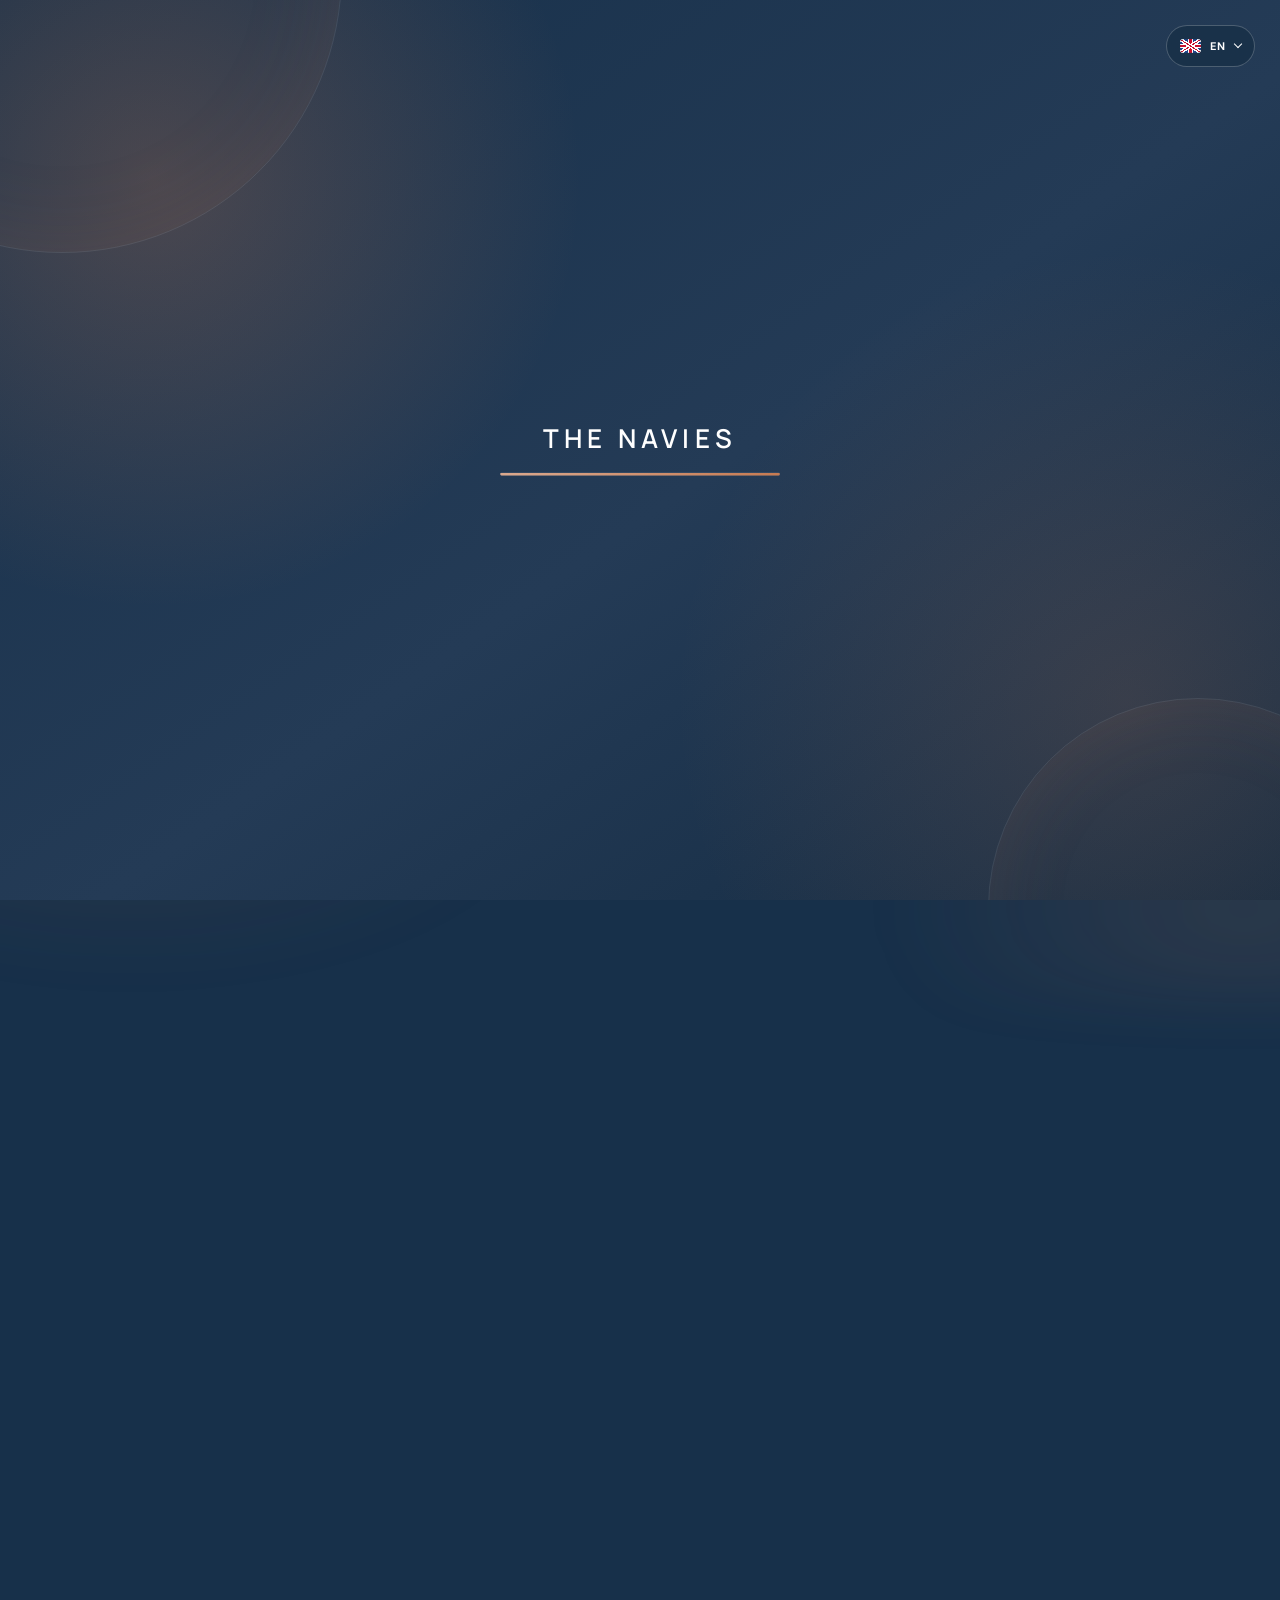
<file: ca/index.html>
<!doctype html>
<html lang="ca">
<head>
  <script>window.__naviesForcedLanguage="ca"</script>
  <meta charset="UTF-8">
  <meta name="viewport" content="width=device-width, initial-scale=1.0">
  <meta name="description" content="Set músics compartint un mateix escenari, donant nova vida als clàssics del rock i del pop amb energia, personalitat i un so propi. The Navies — Música en directe">
  <meta name="application-name" content="The Navies">
  <meta name="googlebot" content="notranslate">
  <meta property="og:site_name" content="The Navies">
  <meta property="og:title" content="The Navies">
  <meta property="og:type" content="website">
  <meta property="og:image" content="https://thenavies.com/icons/pwa-512.png">
  <meta property="og:locale" content="ca_ES">
  <meta name="twitter:title" content="The Navies">
  <meta name="twitter:image" content="https://thenavies.com/icons/pwa-512.png">
  <meta name="theme-color" content="#edf1f4">
  <meta http-equiv="Cache-Control" content="no-cache, no-store, must-revalidate">
  <meta http-equiv="Pragma" content="no-cache">
  <meta http-equiv="Expires" content="0">
  <meta name="navies-build" content="20261112-301">
  <title>The Navies</title>
  <link rel="canonical" href="https://thenavies.com/ca/">
  <link rel="alternate" hreflang="x-default" href="https://thenavies.com/">
  <link rel="alternate" hreflang="es" href="https://thenavies.com/es/">
  <link rel="alternate" hreflang="ca" href="https://thenavies.com/ca/">
  <link rel="alternate" hreflang="en" href="https://thenavies.com/en/">
  <link rel="alternate" hreflang="fr" href="https://thenavies.com/fr/">
  <link rel="alternate" hreflang="it" href="https://thenavies.com/it/">
  <link rel="icon" id="seasonal-favicon" href="../icons/favicon-512.png" type="image/png" sizes="512x512">
  <link rel="apple-touch-icon" href="../icons/apple-touch-icon-180.png?v=20261022-63" sizes="180x180">
  <link rel="manifest" href="../manifest.webmanifest?v=20261022-63">
  <meta name="apple-mobile-web-app-capable" content="yes">
  <meta name="apple-mobile-web-app-status-bar-style" content="default">
  <meta name="apple-mobile-web-app-title" content="The Navies">
  <script type="application/ld+json">
  {
    "@context": "https://schema.org",
    "@type": "MusicGroup",
    "@id": "https://thenavies.com/#music-group",
    "name": "The Navies",
    "url": "https://thenavies.com/",
    "logo": "https://thenavies.com/icons/pwa-512.png",
    "image": "https://thenavies.com/icons/pwa-512.png",
    "genre": ["Rock", "Pop", "Clásicos del rock y del pop", "Clàssics del rock i del pop", "Rock and pop classics"],
    "description": [
      { "@value": "Grupo de siete músicos jóvenes de La Sagrera que interpreta clásicos del rock y del pop en directo.", "@language": "es" },
      { "@value": "Grup de set músics joves de la Sagrera que interpreta clàssics del rock i del pop en directe.", "@language": "ca" },
      { "@value": "A seven-piece young band from La Sagrera performing rock and pop classics live.", "@language": "en" }
    ],
    "sameAs": [
      "https://instagram.com/thenaviesgroup",
      "https://youtube.com/@TheNavies"
    ]
  }
  </script>
  <script type="application/ld+json">
  {
    "@context": "https://schema.org",
    "@type": "WebSite",
    "@id": "https://thenavies.com/#website",
    "url": "https://thenavies.com/",
    "name": "The Navies",
    "alternateName": "The Navies",
    "publisher": { "@id": "https://thenavies.com/#music-group" }
  }
  </script>
  <script type="application/ld+json">
  {
    "@context": "https://schema.org",
    "@type": "WebPage",
    "@id": "https://thenavies.com/#webpage",
    "url": "https://thenavies.com/",
    "name": "The Navies",
    "headline": "The Navies",
    "isPartOf": { "@id": "https://thenavies.com/#website" },
    "about": { "@id": "https://thenavies.com/#music-group" },
    "primaryImageOfPage": { "@id": "https://thenavies.com/icons/pwa-512.png" }
  }
  </script>
  <style>html:not(.nav-ready) #main-nav>a::after{opacity:0!important}html.countdown-entry,html.countdown-entry body{background:#17304a!important}html.countdown-entry .countdown-landing{position:fixed;inset:0;background:#17304a}html.countdown-entry.countdown-entering .countdown-landing>*{visibility:hidden}@media(max-width:900px){html:not(.nav-ready) #main-nav{display:none!important}}</style>
  <script>if('scrollRestoration'in history)history.scrollRestoration='manual';if(location.hash==='#edicion'||location.hash==='#edicion-del-sitio')document.documentElement.classList.add('editor-route-pending')</script>
  <script>try{const n=performance.getEntriesByType('navigation')[0],r=n&&n.type==='reload',c=!location.hash||location.hash==='#countdown',i=sessionStorage.getItem('the-navies-internal-navigation')==='1',v=sessionStorage.getItem('the-navies-countdown-revealed')==='1',e=sessionStorage.getItem('the-navies-countdown-enabled');if(c&&e!=='0'){document.documentElement.classList.add('countdown-entry');if(r||!(i&&v))document.documentElement.classList.add('countdown-welcome','countdown-entering','countdown-preloading')}}catch(e){if(!location.hash&&sessionStorage.getItem('the-navies-countdown-enabled')!=='0')document.documentElement.classList.add('countdown-entry','countdown-welcome','countdown-entering','countdown-preloading')}</script>
  <script>(async()=>{try{const p=location.pathname,b=/bot|crawler|spider|slurp|bingpreview|google-inspectiontool/i.test(navigator.userAgent);if(location.protocol==='file:'||b||!(p==='/'||p.endsWith('/index.html')))return;sessionStorage.removeItem('the-navies-countdown-revealed');const a=['ca','es','en','fr','it'],m=localStorage.getItem('the-navies-language-manual')==='1',s=localStorage.getItem('the-navies-language');let f='es';try{const r=await fetch('https://the-navies-admin.pau-escobedo04.workers.dev/content',{cache:'no-store'}),j=await r.json(),g=j.content?.home?.settings||{};if(a.includes(g.fallbackLanguage))f=g.fallbackLanguage;localStorage.setItem('the-navies-fallback-language',f);sessionStorage.setItem('the-navies-countdown-enabled',g.countdownEnabled===false?'0':'1')}catch(e){f=a.includes(localStorage.getItem('the-navies-fallback-language'))?localStorage.getItem('the-navies-fallback-language'):'es'}const d=[navigator.language,...(navigator.languages||[])].filter(Boolean).map(x=>x.toLowerCase().split('-')[0]).find(x=>a.includes(x))||f,l=m&&a.includes(s)?s:d;location.replace(`/${l}/${location.hash||''}`)}catch(e){}})()</script>
  <script>try{const b=document.querySelector('meta[name="navies-build"]').content;fetch(`${location.pathname}?comprobar=${Date.now()}`,{cache:'no-store'}).then(r=>r.text()).then(h=>{const n=h.match(/<meta name="navies-build" content="([^"]+)"/)?.[1];if(n&&n!==b){const u=new URL(location.href);u.searchParams.set('version',n);location.replace(u)}}).catch(()=>{})}catch(e){}</script>
  <script>try{const c={spring:'#F4A7C1',summer:'#FFD76A',autumn:'#C77B52',winter:'#A8DADC'},n=performance.getEntriesByType('navigation')[0],i=sessionStorage.getItem('the-navies-internal-navigation')==='1',k=i||(n&&n.type==='back_forward');sessionStorage.removeItem('the-navies-internal-navigation');if(!k)localStorage.removeItem('the-navies-season');const s=k&&localStorage.getItem('the-navies-season')||'autumn';window.__naviesInitialSeason=c[s]?s:'autumn';document.documentElement.dataset.season=window.__naviesInitialSeason;document.documentElement.style.setProperty('--accent',c[window.__naviesInitialSeason])}catch(e){document.documentElement.dataset.season='autumn'}</script>
  <link rel="preconnect" href="https://fonts.googleapis.com">
  <link rel="preconnect" href="https://fonts.gstatic.com" crossorigin>
  <link href="https://fonts.googleapis.com/css2?family=DM+Sans:wght@400;500;600&family=Manrope:wght@400;500;600;700&display=swap" rel="stylesheet">
  <link rel="preload" href="../script.js?v=20261113-328" as="script">
  <link rel="stylesheet" href="../styles.css?v=20261112-293">
  <link rel="stylesheet" href="../subpages.css?v=20261113-329">
  <link rel="stylesheet" href="../musync.css?v=20261113-325">
  <script defer src="../script.js?v=20261113-328"></script>
  <script defer src="../admin-config.js?v=20261111-210"></script>
  <script defer src="../admin.js?v=20261111-210"></script>
  <script defer src="../portal.js?v=20261113-331"></script>
  <script defer src="../musync.js?v=20261113-326"></script>
</head>
<body>
  <div class="noise" aria-hidden="true"></div>
  <div class="footer-quick-player quick-route-entering">
    <button class="footer-jump" type="button" aria-label="Abrir controles de música" aria-expanded="false"><svg class="footer-music-icon" viewBox="0 0 24 24" aria-hidden="true"><rect x="8" y="5" width="2.3" height="11" rx="1"/><rect x="17" y="3" width="2.3" height="11" rx="1"/><path d="M9 5 19 3v3L9 8Z"/><circle cx="6.8" cy="16.8" r="2.8"/><circle cx="15.8" cy="14.8" r="2.8"/></svg><svg class="footer-down-icon" viewBox="0 0 24 24" aria-hidden="true"><path d="m6 9 6 6 6-6"/></svg></button>
    <div class="footer-quick-menu"><button type="button" class="footer-quick-button footer-quick-toggle" aria-label="Reproducir música"><svg class="quick-play-icon" viewBox="0 0 24 24" aria-hidden="true"><path d="m8 5 11 7-11 7V5Z"/></svg><svg class="quick-pause-icon" viewBox="0 0 24 24" aria-hidden="true"><path d="M7 5h4v14H7zM13 5h4v14h-4z"/></svg></button><button type="button" class="footer-quick-button footer-quick-next" aria-label="Siguiente canción"><svg viewBox="0 0 24 24" aria-hidden="true"><path d="m12 7 7 5-7 5V7ZM5 7l7 5-7 5V7Z"/></svg></button></div>
    <span class="footer-quick-track" aria-live="polite"></span>
  </div>
  <section class="countdown-landing" id="countdown-landing" aria-labelledby="countdown-title">
    <div class="countdown-orb countdown-orb-one" aria-hidden="true"></div>
    <div class="countdown-orb countdown-orb-two" aria-hidden="true"></div>
    <div class="countdown-preloader" aria-hidden="true"><strong>THE NAVIES</strong><span><i></i></span></div>
    <div class="countdown-welcome-panel" id="countdown-welcome">
      <p class="countdown-welcome-eyebrow">THE NAVIES</p>
      <h2 data-i18n="countdownWelcomeTitle">Alguna cosa està a punt de sonar</h2>
      <p data-i18n="countdownWelcomeCopy">El 21 de novembre, set músics i un escenari t’esperen a Plaza Masadas. La resta, l’hauràs de descobrir en directe.</p>
      <button class="countdown-start" id="countdown-start" type="button"><span data-i18n="countdownWelcomeStart">Descobrir</span><span aria-hidden="true">→</span></button>
    </div>
    <div class="countdown-content">
      <p class="countdown-brand">THE NAVIES<span>.</span></p>
      <p class="countdown-kicker"><i></i><span data-i18n="countdownKicker">Pròxim concert</span></p>
      <h2 id="countdown-title" data-i18n="sagreraHomeName">Festes de La Sagrera</h2>
      <div class="countdown-event-details">
        <span><small data-i18n="countdownDateLabel">Data</small><strong data-i18n="countdownEventDate">21 DE NOVEMBRE</strong></span>
        <span><small data-i18n="countdownTimeLabel">Hora</small><strong data-i18n="countdownEventTime">13:00</strong></span>
        <span><small data-i18n="countdownPlaceLabel">Lloc</small><strong data-i18n="countdownEventVenue">PLAZA MASADAS</strong></span>
      </div>
      <div class="countdown-clock" role="timer" aria-label="Cuenta atrás para el concierto">
        <span><strong data-countdown-unit="days">00</strong><small data-i18n="countdownDays">Dies</small></span>
        <i>:</i>
        <span><strong data-countdown-unit="hours">00</strong><small data-i18n="countdownHours">Hores</small></span>
        <i>:</i>
        <span><strong data-countdown-unit="minutes">00</strong><small data-i18n="countdownMinutes">Minuts</small></span>
        <i>:</i>
        <span><strong data-countdown-unit="seconds">00</strong><small data-i18n="countdownSeconds">Segons</small></span>
      </div>
      <div class="countdown-actions">
        <button class="countdown-enter" id="countdown-enter" type="button"><span data-i18n="countdownEnter">Anar a l’inici</span><span>↗</span></button>
      </div>
    </div>
      <button class="countdown-volume" id="countdown-volume" type="button" aria-pressed="false" aria-label="Silenciar música">
        <svg viewBox="0 0 24 24" aria-hidden="true">
          <path class="speaker-body" d="M4 10v4h4l5 4V6l-5 4H4Z"></path>
          <path class="sound-wave" d="M16 9.2a4 4 0 0 1 0 5.6M18.5 6.8a7.3 7.3 0 0 1 0 10.4"></path>
          <path class="mute-slash" d="M5 5l14 14"></path>
        </svg>
      </button>
      <audio id="countdown-audio" preload="auto" playsinline></audio>
  </section>
  <header class="site-header">
    <div class="header-left">
      <div class="language-picker" id="language-picker">
      <button class="language-trigger" type="button" aria-expanded="false" aria-haspopup="listbox" aria-controls="language-menu" aria-label="Seleccionar idioma">
        <span class="flag flag-ca" aria-hidden="true"></span>
        <strong>CA</strong>
        <span class="language-chevron" aria-hidden="true"></span>
      </button>
      <div class="language-menu" id="language-menu" role="listbox" aria-label="Seleccionar idioma" hidden>
        <button type="button" role="option" data-language="ca" aria-selected="true"><span class="flag flag-ca" aria-hidden="true"></span><span>Català</span><small>CA</small></button>
        <button type="button" role="option" data-language="es" aria-selected="false"><span class="flag flag-es" aria-hidden="true"></span><span>Español</span><small>ES</small></button>
        <button type="button" role="option" data-language="en" aria-selected="false"><span class="flag flag-en" aria-hidden="true"></span><span>English</span><small>EN</small></button>
        <button type="button" role="option" data-language="fr" aria-selected="false"><span class="flag flag-fr" aria-hidden="true"></span><span>Français</span><small>FR</small></button>
        <button type="button" role="option" data-language="it" aria-selected="false"><span class="flag flag-it" aria-hidden="true"></span><span>Italiano</span><small>IT</small></button>
      </div>
      </div>
      
<button class="account-trigger" type="button" aria-label="Iniciar sesión"><span class="account-guest" aria-hidden="true"><svg viewBox="0 0 24 24"><circle cx="12" cy="8" r="3.25"></circle><path d="M5.5 19c.65-3.6 3-5.5 6.5-5.5s5.85 1.9 6.5 5.5"></path></svg></span><span class="account-avatar" hidden></span></button>
    </div>
    <h1 class="brand-heading brand-center"><a class="brand" href="#inicio" data-route="home" aria-label="The Navies, inicio">THE NAVIES<span aria-hidden="true">.</span></a></h1>
    <nav id="main-nav" aria-label="Navegación principal">
      <a href="#inicio" data-route="home" data-i18n="navHome">Inici</a>
      <a href="#navies-live" data-route="navies-live" data-i18n="navVideos">Navies Live</a>
      <a href="#navy" data-route="espacio-navy" data-i18n="navSpace">Espai Navy</a>
    </nav>
    <button class="menu-toggle" type="button" aria-expanded="false" aria-controls="main-nav">
      <span></span><span></span><span></span><span class="sr-only">Abrir menú</span>
    </button>
  </header>

  

  <main class="page-view" id="page-home" data-page-view="home">
    <section class="hero" id="inicio">
      <div class="hero-copy reveal">
        <p class="eyebrow"><span></span> <span data-i18n="genreLine">Rock · Pop · Clàssics</span></p>
        <p class="hero-title" data-i18n-html="heroTitle">Clàssics de sempre.<br><em>En directe, com mai.</em></p>
        <p class="hero-intro" data-i18n="heroIntro">Som set músics joves units per les ganes de tocar en directe i portar clàssics del rock i del pop a cada escenari amb energia i personalitat.</p>
        <div class="hero-actions" data-nosnippet>
          <a class="button button-primary" href="#directo" data-scroll-target="directo"><span data-i18n="nextShow">Pròxim concert</span> <span>↓</span></a>
        </div>
      </div>

      <div class="hero-art reveal" aria-label="Composición gráfica abstracta de The Navies">
        <div class="orbit orbit-one"></div>
        <div class="orbit orbit-two"></div>
        <div class="disc disc-back"><span>THE NAVIES — LIVE MUSIC</span></div>
        <div class="disc disc-front">
          <div class="wave" aria-hidden="true"><i></i><i></i><i></i><i></i><i></i><i></i><i></i><i></i><i></i><i></i><i></i></div>
          <b>TN</b><small>EST. 2026</small>
        </div>
        <div class="floating-note">PLAY IT<br><strong>LOUD</strong></div>
      </div>

    </section>

    <section class="next-show section-pad" id="directo">
      <div class="section-heading reveal">
        <p class="eyebrow"><span></span> <span data-i18n="liveLabel">En directe</span></p>
        <h2 data-i18n-html="liveTitle">El nostre pròxim concert<br>comença aquí.</h2>
      </div>

      <!-- EDITAR: Sustituye este bloque con los datos del próximo concierto -->
      <article class="featured-show reveal">
        <div class="date-block" data-nosnippet><strong>21</strong><span>NOV<br>2026</span></div>
        <div class="show-info">
          <span class="status" data-nosnippet><i></i><span data-i18n="nextShow">Pròxim concert</span></span>
          <h3 data-i18n="sagreraHomeName">Festes de La Sagrera</h3>
          <p><span data-i18n="time" data-nosnippet>13:00h</span><span data-nosnippet> · </span><span data-i18n="venue">Plaça Masadas</span></p>
        </div>
      </article>
      <div class="show-list reveal">
<article><time data-nosnippet><strong>—</strong><span class="date-meta"><b data-i18n="christmasMonth">DES</b><small>2026</small></span></time><div><h3 data-i18n="christmasTitle">Concert de Nadal</h3></div><span data-i18n="comingSoon" data-nosnippet>Pròximament</span></article>
        <article><time data-nosnippet><strong>—</strong><span class="date-meta"><b data-i18n="aprilMonth">ABR</b><small>2027</small></span></time><div><h3 data-i18n="springFestTitle">Festes de la Primavera</h3><p data-i18n="venue">Plaça Masadas</p></div><span data-i18n="comingSoon" data-nosnippet>Pròximament</span></article>
        <article><time data-nosnippet><strong>—</strong><span class="date-meta"><b data-i18n="juneMonth">JUN</b><small>2027</small></span></time><div><h3 data-i18n="endCourseTitle">Concert de Final de Curs</h3></div><span data-i18n="comingSoon" data-nosnippet>Pròximament</span></article>
      </div>
    </section>

    <section class="sound section-pad" id="sonido">
      <div class="sound-stage reveal">
        <div class="sound-copy">
          <p class="eyebrow light"><span></span> <span data-i18n="soundLabel">El nostre so</span></p>
          <h2 data-i18n-html="soundTitle">Bones cançons.<br><em>Millor en directe.</em></h2>
          <p data-i18n="soundBody">Una barreja de clàssics del rock, grans cançons pop i aquells himnes que tothom reconeix des del primer acord. Set músics, veus compartides i un directe pensat per connectar, cantar i gaudir junts.</p>
          <p class="sound-signature" data-i18n="soundSignature">Set músics · Un únic escenari</p>
          <p class="setlist-example"><small data-i18n="exampleNote">Exemples orientatius; el repertori pot variar.</small></p>
        </div>
        <div class="genre-stack" aria-label="Estilos musicales">
          <div><span>POP</span><strong>Shake It Off</strong><small data-i18n="popStyle">Pop enèrgic, ritme i una tornada per cantar plegats</small></div>
          <div><span>ROCK</span><strong>The Final Countdown</strong><small data-i18n="anthemStyle">Guitarres, teclats i tota la força d’un gran himne</small></div>
          <div><span data-i18n="classicLabel">CLÀSSIC</span><strong>Have You Ever Seen the Rain?</strong><small data-i18n="rockStyle">Una cançó atemporal, directa i reconeixible des del primer acord</small></div>
        </div>
      </div>
    </section>

    <section class="about section-pad" id="banda">
      <div class="about-copy reveal">
        <p class="eyebrow"><span></span> The band</p>
        <h2 data-i18n-html="bandTitle">Set músics.<br>Un sol corrent.</h2>
        <!-- EDITAR: Texto biográfico provisional -->
        <p data-i18n="bandBody">Som set joves apassionats per la música, units per les ganes de tocar, aprendre i gaudir junts sobre l’escenari. Cada veu i cada instrument formen part de The Navies amb el mateix pes.</p>
        <p class="band-collaboration" data-i18n-html="bcnIntro">En aquest camí comptem amb la col·laboració de <a class="bcn-highlight" href="https://bcnfusio.cat" target="_blank" rel="noopener">BCN Fusió</a>, que ens acompanya i ens ajuda a continuar creixent com a banda.</p>
      </div>
      <div class="members">
        <article class="member reveal" role="button" tabindex="0" data-member="vocals"><div class="avatar"><span class="instrument-word" data-i18n="visualVocals">Veus</span></div><div><h3 data-i18n="groupVocals">Aina, Candela i Mariona Escobedo</h3><p data-i18n="groupVocalsCopy">Tres veus per a melodies, harmonies i cors.</p></div></article>
        <article class="member reveal" role="button" tabindex="0" data-member="bass"><div class="avatar alt"><span class="instrument-word" data-i18n="visualBass">Baix</span></div><div><h3 data-i18n="groupBass">Emma</h3><p data-i18n="groupBassCopy">La base greu que uneix ritme i harmonia.</p></div></article>
        <article class="member reveal" role="button" tabindex="0" data-member="guitar"><div class="avatar warm"><span class="instrument-word" data-i18n="visualGuitar">Guitarra</span></div><div><h3 data-i18n="groupGuitar">Carles</h3><p data-i18n="groupGuitarCopy">Riffs, acords i el caràcter rock del grup.</p></div></article>
        <article class="member reveal" role="button" tabindex="0" data-member="keys"><div class="avatar pale"><span class="instrument-word" data-i18n="visualKeys">Teclats</span></div><div><h3 data-i18n="groupKeys">Pau Fermosel</h3><p data-i18n="groupKeysCopy">Pianos, sintetitzadors i capes que amplien el so.</p></div></article>
        <article class="member reveal" role="button" tabindex="0" data-member="drums"><div class="avatar"><span class="instrument-word" data-i18n="visualDrums">Bateria</span></div><div><h3 data-i18n="groupDrums">Pau Escobedo</h3><p data-i18n="groupDrumsCopy">El pols que mou l’energia i manté unida la banda.</p></div></article>
      </div>
    </section>

    <section class="manifesto" aria-label="Manifiesto">
      <div class="marquee" aria-hidden="true"><span>TURN IT UP · THE NAVIES · LIVE &amp; LOUD · </span><span>TURN IT UP · THE NAVIES · LIVE &amp; LOUD · </span></div>
    </section>

    <section class="contact section-pad" id="contacto">
      <div class="contact-card reveal">
        <div class="contact-copy">
          <p class="eyebrow light"><span></span> <span data-i18n="contactLabel">Contacte</span></p>
          <h2 data-i18n-html="contactTitle">Parlem.</h2>
          <p data-i18n="contactBody">Si vols explicar-nos una proposta o parlar amb nosaltres, escriu-nos. Et respondrem tan aviat com sigui possible.</p>
          <a class="email-link" href="mailto:contacte@thenavies.com">contacte@thenavies.com <span>↗</span></a>
          <div class="socials">
            <a href="https://instagram.com/thenaviesgroup" target="_blank" rel="noopener" aria-label="Instagram de The Navies">Instagram ↗</a>
            <a href="https://youtube.com/@TheNavies" target="_blank" rel="noopener" aria-label="YouTube de The Navies">YouTube ↗</a>
          </div>
        </div>
        <form class="contact-form" id="contact-form">
          <div class="form-row form-row-names">
            <label><span data-i18n="formName">Nom</span><input name="name" type="text" autocomplete="given-name" required></label>
            <label><span data-i18n="formSurname">Cognoms</span><input name="surname" type="text" autocomplete="family-name" required></label>
          </div>
          <label><span data-i18n="formEmail">Correu electrònic</span><input name="email" type="email" autocomplete="email" required></label>
          <p class="form-label" data-i18n="formPhone">Telèfon (opcional)</p>
          <div class="phone-field">
            <label class="sr-only" for="phone-prefix" data-i18n="formPrefix">Prefix internacional</label>
            <select id="phone-prefix" name="phonePrefix" aria-label="Prefijo internacional">
              <option value="+34" selected>🇪🇸 +34</option>
              <option value="+376">🇦🇩 +376</option>
              <option value="+33">🇫🇷 +33</option>
              <option value="+39">🇮🇹 +39</option>
              <option value="+351">🇵🇹 +351</option>
              <option value="+44">🇬🇧 +44</option>
              <option value="+49">🇩🇪 +49</option>
              <option value="+41">🇨🇭 +41</option>
              <option value="+1">🇺🇸 +1</option>
            </select>
            <label class="sr-only" for="phone-number" data-i18n="formPhoneNumber">Número de telèfon</label>
            <input id="phone-number" name="phone" type="tel" autocomplete="tel-national" inputmode="tel">
          </div>
          <label><span data-i18n="formMessage">Missatge</span><textarea name="message" rows="5" required></textarea></label>
          <button class="form-submit" type="submit"><span data-i18n="formSubmit">Obrir el correu preparat</span> <span>↗</span></button>
          <p class="form-note" data-i18n="formNote">Revisaràs i enviaràs el missatge des de la teva aplicació de correu.</p>
        </form>
      </div>
    </section>
  </main>


  <section class="page-view subpage media-page" id="page-navies-live" data-page-view="navies-live" hidden>
    <div class="view-main"><section class="tv-coming-soon reveal"><p class="eyebrow light"><span></span> NAVIES LIVE</p><h1 data-i18n-html="tvSoonTitle">Estem afinant<br><em>la pantalla.</em></h1><p data-i18n="tvSoonCopy">Aviat publicarem aquí els primers vídeos de The Navies.</p><span class="tv-signal" aria-hidden="true"><i></i><i></i><i></i><i></i><i></i></span></section></div>
  </section>

  <section class="page-view subpage space-page" id="page-espacio-navy" data-page-view="espacio-navy" hidden>
    <div class="space-shell"><div class="space-entry"><div class="space-intro reveal"><div><p class="eyebrow"><span></span><span data-i18n="privateArea">Àrea privada de la banda</span></p><h1 data-i18n-html="spaceTitle">Espai<br><em>Navy.</em></h1><p data-i18n="spaceIntro">Partitures, repertoris i dates importants organitzats en un mateix lloc.</p></div></div>
    <section class="login-panel reveal" id="login"><h2 data-i18n="memberAccess">Accés de membres</h2><p data-i18n="loginCopy">Introdueix les credencials per accedir a l’espai intern.</p><form class="login-form" id="login-form" method="post"><input name="username" autocomplete="username" autocapitalize="none" spellcheck="false" placeholder="Usuario" required><input name="password" type="password" autocomplete="current-password" autocapitalize="none" spellcheck="false" placeholder="Contraseña" required><button type="submit" data-i18n="enterSpace">Entrar</button></form><p class="login-error" id="login-error" aria-live="polite"></p></section>
    </div>
    <section class="member-dashboard" id="member-dashboard" hidden>
      <div class="dashboard-bar reveal"><div><p class="eyebrow"><span></span><span data-i18n="memberArea">Espai de membres</span></p><h2><span data-i18n="hello">Hola</span>, <span id="member-name">Navy</span></h2></div></div>
      <div class="dashboard-grid">
        <article class="private-card repertoire-card reveal">
          <div class="card-heading"><div><p class="card-kicker">21 NOV · 2026</p><h3 data-i18n="sagreraFestName">Festes de La Sagrera 2026</h3></div><span class="concert-status" data-i18n="nextShow">Pròxim concert</span></div>
          <p data-i18n="concertScoresCopy">Partitures i materials organitzats segons el repertori del concert.</p>
          <div class="setlist">
            <div class="song-row"><span class="song-number">01</span><strong>Shake It Off</strong><div class="material-tags" data-score-song="shake-it-off"></div></div>
            <div class="song-row"><span class="song-number">02</span><strong>...Baby One More Time</strong><div class="material-tags" data-score-song="baby-one-more-time"></div></div>
            <div class="song-row"><span class="song-number">03</span><strong>Sweet Caroline</strong><div class="material-tags" data-score-song="sweet-caroline"></div></div>
            <div class="song-row"><span class="song-number">04</span><strong>Don't Look Back In Anger</strong><div class="material-tags" data-score-song="dont-look-back-in-anger"></div></div>
            <div class="song-row"><span class="song-number">05</span><strong>The Final Countdown</strong><div class="material-tags" data-score-song="the-final-countdown"></div></div>
            <div class="song-row"><span class="song-number">06</span><strong>Have You Ever Seen The Rain?</strong><div class="material-tags" data-score-song="have-you-ever-seen-the-rain"></div></div>
            <div class="song-row"><span class="song-number">07</span><strong>The Final Countdown (Reprise)</strong><div class="material-tags" data-score-song="the-final-countdown-reprise"></div></div>
          </div>
        </article>
        <article class="private-card calendar-card reveal">
          <div class="card-heading"><div><p class="card-kicker">OCT — NOV · 2026</p><h3 data-i18n="importantDates">Dates importants</h3></div></div>
          <p data-i18n="calendarCopy">Assajos i actuacions previstes per preparar les Festes de La Sagrera.</p>
          <div class="event-list">
            <div class="event-item"><time datetime="2026-10-16"><strong>16</strong><span>OCT</span></time><div><b data-i18n="rehearsal">Assaig</b><small data-i18n="rehearsalTime">17:30h</small></div></div>
            <div class="event-item"><time datetime="2026-10-23"><strong>23</strong><span>OCT</span></time><div><b data-i18n="rehearsal">Assaig</b><small data-i18n="rehearsalTime">17:30h</small></div></div>
            <div class="event-item"><time datetime="2026-11-06"><strong>06</strong><span>NOV</span></time><div><b data-i18n="rehearsal">Assaig</b><small data-i18n="rehearsalTime">17:30h</small></div></div>
            <div class="event-item"><time datetime="2026-11-07"><strong>07</strong><span>NOV</span></time><div><b data-i18n="extraRehearsal">Assaig Extra</b><small>18:00h</small></div></div>
            <div class="event-item"><time datetime="2026-11-13"><strong>13</strong><span>NOV</span></time><div><b data-i18n="rehearsal">Assaig</b><small>17:30–19:30h · BCN Fusió Sant Andreu</small></div></div>
            <div class="event-item"><time datetime="2026-11-14"><strong>14</strong><span>NOV</span></time><div><b data-i18n="extraRehearsal">Assaig Extra</b><small>18:00–20:00h · BCN Fusió La Sagrera</small></div></div>
            <div class="event-item highlight"><time datetime="2026-11-20"><strong>20</strong><span>NOV</span></time><div><b data-i18n="dressRehearsal">Assaig General</b><small>17:30–19:30h · BCN Fusió Sant Andreu</small></div></div>
            <div class="event-item concert"><time datetime="2026-11-21"><strong>21</strong><span>NOV</span></time><div><b data-i18n="sagreraFestName">Festes de La Sagrera 2026</b><small>14:00h · Plaza Masadas</small></div></div>
          </div>
          <div class="calendar-useful-links">
          <h4 data-i18n="usefulLinks">Llistes de reproducció</h4>
          <div class="useful-links-list">
            <a href="https://open.spotify.com" target="_blank" rel="noopener"><b>Spotify</b><i aria-hidden="true">↗</i></a>
            <a href="https://music.apple.com" target="_blank" rel="noopener"><b>Apple Music</b><i aria-hidden="true">↗</i></a>
          </div>
          </div>
        </article>
      </div>
    </section></div>
  </section>

  <dialog class="audio-dialog" id="audio-dialog">
    <button class="audio-dialog-close" type="button" aria-label="Cerrar">×</button>
    <p class="eyebrow"><span></span> AUDIO DEL REPERTORIO</p>
    <div class="audio-art" aria-hidden="true"><span></span><span></span><span></span><span></span><span></span></div>
    <h2 id="audio-dialog-title">Canción</h2>
    <p class="audio-dialog-warning" id="audio-dialog-warning" hidden></p>
    <audio id="audio-player" controls preload="metadata"></audio>
    <a class="audio-dialog-download" id="audio-dialog-download" href="#" download>Descargar audio ↓</a>
  </dialog>

  <dialog class="member-dialog" id="member-dialog">
    <button class="dialog-close" type="button" aria-label="Cerrar">×</button>
    <p class="eyebrow"><span></span> <span data-i18n="memberLabel">La banda</span></p>
    <h2 id="dialog-name"></h2>
    <p class="dialog-bio" id="dialog-bio"></p>
    <a class="dialog-social" id="dialog-social" href="https://instagram.com/_pauescobedo" target="_blank" rel="noopener" hidden>Instagram Pau ↗</a>
    <small data-i18n="provisionalBio">Així es completa el so de The Navies.</small>
  </dialog>

  <footer>
    <a class="brand" href="#inicio" data-route="home">THE NAVIES<span>.</span></a>
    <p class="footer-copyright">© <span id="year"></span> The Navies<span data-i18n="rightsReserved">Tots els drets reservats</span></p>
    <p class="footer-credit"><span data-i18n="collaboration">Amb la col·laboració de</span> <a href="https://bcnfusio.cat" target="_blank" rel="noopener">BCN Fusió ↗</a></p>
  </footer>

</body>
</html>
</file>
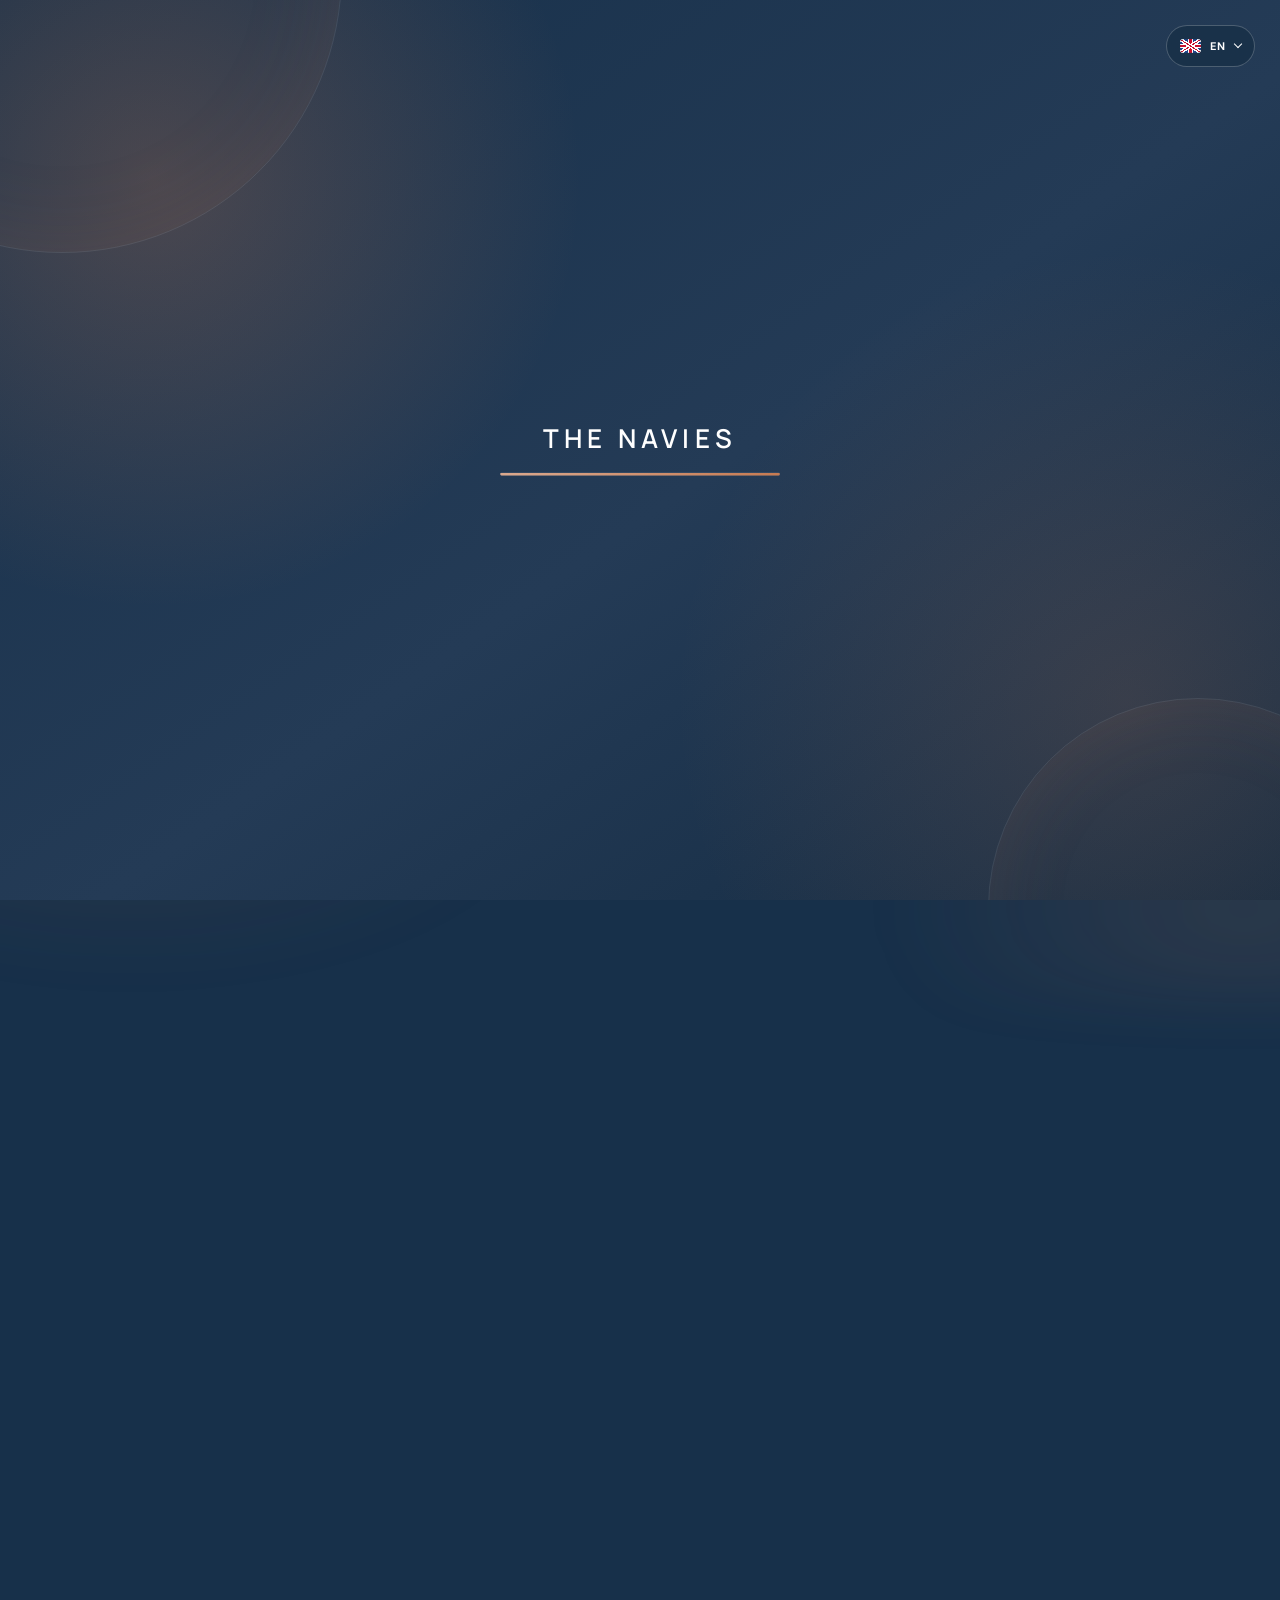
<file: en/index.html>
<!doctype html>
<html lang="en">
<head>
  <script>window.__naviesForcedLanguage="en"</script>
  <meta charset="UTF-8">
  <meta name="viewport" content="width=device-width, initial-scale=1.0">
  <meta name="description" content="Seven musicians sharing one stage, bringing rock and pop classics to life with energy, personality and a sound of our own. The Navies — Live Music">
  <meta name="application-name" content="The Navies">
  <meta name="googlebot" content="notranslate">
  <meta property="og:site_name" content="The Navies">
  <meta property="og:title" content="The Navies">
  <meta property="og:type" content="website">
  <meta property="og:image" content="https://thenavies.com/icons/pwa-512.png">
  <meta property="og:locale" content="en_GB">
  <meta name="twitter:title" content="The Navies">
  <meta name="twitter:image" content="https://thenavies.com/icons/pwa-512.png">
  <meta name="theme-color" content="#edf1f4">
  <meta http-equiv="Cache-Control" content="no-cache, no-store, must-revalidate">
  <meta http-equiv="Pragma" content="no-cache">
  <meta http-equiv="Expires" content="0">
  <meta name="navies-build" content="20261112-301">
  <title>The Navies</title>
  <link rel="canonical" href="https://thenavies.com/en/">
  <link rel="alternate" hreflang="x-default" href="https://thenavies.com/">
  <link rel="alternate" hreflang="es" href="https://thenavies.com/es/">
  <link rel="alternate" hreflang="ca" href="https://thenavies.com/ca/">
  <link rel="alternate" hreflang="en" href="https://thenavies.com/en/">
  <link rel="alternate" hreflang="fr" href="https://thenavies.com/fr/">
  <link rel="alternate" hreflang="it" href="https://thenavies.com/it/">
  <link rel="icon" id="seasonal-favicon" href="../icons/favicon-512.png" type="image/png" sizes="512x512">
  <link rel="apple-touch-icon" href="../icons/apple-touch-icon-180.png?v=20261022-63" sizes="180x180">
  <link rel="manifest" href="../manifest.webmanifest?v=20261022-63">
  <meta name="apple-mobile-web-app-capable" content="yes">
  <meta name="apple-mobile-web-app-status-bar-style" content="default">
  <meta name="apple-mobile-web-app-title" content="The Navies">
  <script type="application/ld+json">
  {
    "@context": "https://schema.org",
    "@type": "MusicGroup",
    "@id": "https://thenavies.com/#music-group",
    "name": "The Navies",
    "url": "https://thenavies.com/",
    "logo": "https://thenavies.com/icons/pwa-512.png",
    "image": "https://thenavies.com/icons/pwa-512.png",
    "genre": ["Rock", "Pop", "Clásicos del rock y del pop", "Clàssics del rock i del pop", "Rock and pop classics"],
    "description": [
      { "@value": "Grupo de siete músicos jóvenes de La Sagrera que interpreta clásicos del rock y del pop en directo.", "@language": "es" },
      { "@value": "Grup de set músics joves de la Sagrera que interpreta clàssics del rock i del pop en directe.", "@language": "ca" },
      { "@value": "A seven-piece young band from La Sagrera performing rock and pop classics live.", "@language": "en" }
    ],
    "sameAs": [
      "https://instagram.com/thenaviesgroup",
      "https://youtube.com/@TheNavies"
    ]
  }
  </script>
  <script type="application/ld+json">
  {
    "@context": "https://schema.org",
    "@type": "WebSite",
    "@id": "https://thenavies.com/#website",
    "url": "https://thenavies.com/",
    "name": "The Navies",
    "alternateName": "The Navies",
    "publisher": { "@id": "https://thenavies.com/#music-group" }
  }
  </script>
  <script type="application/ld+json">
  {
    "@context": "https://schema.org",
    "@type": "WebPage",
    "@id": "https://thenavies.com/#webpage",
    "url": "https://thenavies.com/",
    "name": "The Navies",
    "headline": "The Navies",
    "isPartOf": { "@id": "https://thenavies.com/#website" },
    "about": { "@id": "https://thenavies.com/#music-group" },
    "primaryImageOfPage": { "@id": "https://thenavies.com/icons/pwa-512.png" }
  }
  </script>
  <style>html:not(.nav-ready) #main-nav>a::after{opacity:0!important}html.countdown-entry,html.countdown-entry body{background:#17304a!important}html.countdown-entry .countdown-landing{position:fixed;inset:0;background:#17304a}html.countdown-entry.countdown-entering .countdown-landing>*{visibility:hidden}@media(max-width:900px){html:not(.nav-ready) #main-nav{display:none!important}}</style>
  <script>if('scrollRestoration'in history)history.scrollRestoration='manual';if(location.hash==='#edicion'||location.hash==='#edicion-del-sitio')document.documentElement.classList.add('editor-route-pending')</script>
  <script>try{const n=performance.getEntriesByType('navigation')[0],r=n&&n.type==='reload',c=!location.hash||location.hash==='#countdown',i=sessionStorage.getItem('the-navies-internal-navigation')==='1',v=sessionStorage.getItem('the-navies-countdown-revealed')==='1',e=sessionStorage.getItem('the-navies-countdown-enabled');if(c&&e!=='0'){document.documentElement.classList.add('countdown-entry');if(r||!(i&&v))document.documentElement.classList.add('countdown-welcome','countdown-entering','countdown-preloading')}}catch(e){if(!location.hash&&sessionStorage.getItem('the-navies-countdown-enabled')!=='0')document.documentElement.classList.add('countdown-entry','countdown-welcome','countdown-entering','countdown-preloading')}</script>
  <script>(async()=>{try{const p=location.pathname,b=/bot|crawler|spider|slurp|bingpreview|google-inspectiontool/i.test(navigator.userAgent);if(location.protocol==='file:'||b||!(p==='/'||p.endsWith('/index.html')))return;sessionStorage.removeItem('the-navies-countdown-revealed');const a=['ca','es','en','fr','it'],m=localStorage.getItem('the-navies-language-manual')==='1',s=localStorage.getItem('the-navies-language');let f='es';try{const r=await fetch('https://the-navies-admin.pau-escobedo04.workers.dev/content',{cache:'no-store'}),j=await r.json(),g=j.content?.home?.settings||{};if(a.includes(g.fallbackLanguage))f=g.fallbackLanguage;localStorage.setItem('the-navies-fallback-language',f);sessionStorage.setItem('the-navies-countdown-enabled',g.countdownEnabled===false?'0':'1')}catch(e){f=a.includes(localStorage.getItem('the-navies-fallback-language'))?localStorage.getItem('the-navies-fallback-language'):'es'}const d=[navigator.language,...(navigator.languages||[])].filter(Boolean).map(x=>x.toLowerCase().split('-')[0]).find(x=>a.includes(x))||f,l=m&&a.includes(s)?s:d;location.replace(`/${l}/${location.hash||''}`)}catch(e){}})()</script>
  <script>try{const b=document.querySelector('meta[name="navies-build"]').content;fetch(`${location.pathname}?comprobar=${Date.now()}`,{cache:'no-store'}).then(r=>r.text()).then(h=>{const n=h.match(/<meta name="navies-build" content="([^"]+)"/)?.[1];if(n&&n!==b){const u=new URL(location.href);u.searchParams.set('version',n);location.replace(u)}}).catch(()=>{})}catch(e){}</script>
  <script>try{const c={spring:'#F4A7C1',summer:'#FFD76A',autumn:'#C77B52',winter:'#A8DADC'},n=performance.getEntriesByType('navigation')[0],i=sessionStorage.getItem('the-navies-internal-navigation')==='1',k=i||(n&&n.type==='back_forward');sessionStorage.removeItem('the-navies-internal-navigation');if(!k)localStorage.removeItem('the-navies-season');const s=k&&localStorage.getItem('the-navies-season')||'autumn';window.__naviesInitialSeason=c[s]?s:'autumn';document.documentElement.dataset.season=window.__naviesInitialSeason;document.documentElement.style.setProperty('--accent',c[window.__naviesInitialSeason])}catch(e){document.documentElement.dataset.season='autumn'}</script>
  <link rel="preconnect" href="https://fonts.googleapis.com">
  <link rel="preconnect" href="https://fonts.gstatic.com" crossorigin>
  <link href="https://fonts.googleapis.com/css2?family=DM+Sans:wght@400;500;600&family=Manrope:wght@400;500;600;700&display=swap" rel="stylesheet">
  <link rel="preload" href="../script.js?v=20261113-328" as="script">
  <link rel="stylesheet" href="../styles.css?v=20261112-293">
  <link rel="stylesheet" href="../subpages.css?v=20261113-329">
  <link rel="stylesheet" href="../musync.css?v=20261113-325">
  <script defer src="../script.js?v=20261113-328"></script>
  <script defer src="../admin-config.js?v=20261111-210"></script>
  <script defer src="../admin.js?v=20261111-210"></script>
  <script defer src="../portal.js?v=20261113-331"></script>
  <script defer src="../musync.js?v=20261113-326"></script>
</head>
<body>
  <div class="noise" aria-hidden="true"></div>
  <div class="footer-quick-player quick-route-entering">
    <button class="footer-jump" type="button" aria-label="Abrir controles de música" aria-expanded="false"><svg class="footer-music-icon" viewBox="0 0 24 24" aria-hidden="true"><rect x="8" y="5" width="2.3" height="11" rx="1"/><rect x="17" y="3" width="2.3" height="11" rx="1"/><path d="M9 5 19 3v3L9 8Z"/><circle cx="6.8" cy="16.8" r="2.8"/><circle cx="15.8" cy="14.8" r="2.8"/></svg><svg class="footer-down-icon" viewBox="0 0 24 24" aria-hidden="true"><path d="m6 9 6 6 6-6"/></svg></button>
    <div class="footer-quick-menu"><button type="button" class="footer-quick-button footer-quick-toggle" aria-label="Reproducir música"><svg class="quick-play-icon" viewBox="0 0 24 24" aria-hidden="true"><path d="m8 5 11 7-11 7V5Z"/></svg><svg class="quick-pause-icon" viewBox="0 0 24 24" aria-hidden="true"><path d="M7 5h4v14H7zM13 5h4v14h-4z"/></svg></button><button type="button" class="footer-quick-button footer-quick-next" aria-label="Siguiente canción"><svg viewBox="0 0 24 24" aria-hidden="true"><path d="m12 7 7 5-7 5V7ZM5 7l7 5-7 5V7Z"/></svg></button></div>
    <span class="footer-quick-track" aria-live="polite"></span>
  </div>
  <section class="countdown-landing" id="countdown-landing" aria-labelledby="countdown-title">
    <div class="countdown-orb countdown-orb-one" aria-hidden="true"></div>
    <div class="countdown-orb countdown-orb-two" aria-hidden="true"></div>
    <div class="countdown-preloader" aria-hidden="true"><strong>THE NAVIES</strong><span><i></i></span></div>
    <div class="countdown-welcome-panel" id="countdown-welcome">
      <p class="countdown-welcome-eyebrow">THE NAVIES</p>
      <h2 data-i18n="countdownWelcomeTitle">Something is about to begin</h2>
      <p data-i18n="countdownWelcomeCopy">On 21 November, seven musicians and one stage await you at Plaza Masadas. The rest, you’ll have to discover live.</p>
      <button class="countdown-start" id="countdown-start" type="button"><span data-i18n="countdownWelcomeStart">Discover</span><span aria-hidden="true">→</span></button>
    </div>
    <div class="countdown-content">
      <p class="countdown-brand">THE NAVIES<span>.</span></p>
      <p class="countdown-kicker"><i></i><span data-i18n="countdownKicker">Next show</span></p>
      <h2 id="countdown-title" data-i18n="sagreraHomeName">La Sagrera Neighbourhood Festival</h2>
      <div class="countdown-event-details">
        <span><small data-i18n="countdownDateLabel">Date</small><strong data-i18n="countdownEventDate">21 NOVEMBER</strong></span>
        <span><small data-i18n="countdownTimeLabel">Time</small><strong data-i18n="countdownEventTime">13:00</strong></span>
        <span><small data-i18n="countdownPlaceLabel">Venue</small><strong data-i18n="countdownEventVenue">PLAZA MASADAS</strong></span>
      </div>
      <div class="countdown-clock" role="timer" aria-label="Cuenta atrás para el concierto">
        <span><strong data-countdown-unit="days">00</strong><small data-i18n="countdownDays">Days</small></span>
        <i>:</i>
        <span><strong data-countdown-unit="hours">00</strong><small data-i18n="countdownHours">Hours</small></span>
        <i>:</i>
        <span><strong data-countdown-unit="minutes">00</strong><small data-i18n="countdownMinutes">Minutes</small></span>
        <i>:</i>
        <span><strong data-countdown-unit="seconds">00</strong><small data-i18n="countdownSeconds">Seconds</small></span>
      </div>
      <div class="countdown-actions">
        <button class="countdown-enter" id="countdown-enter" type="button"><span data-i18n="countdownEnter">Go to homepage</span><span>↗</span></button>
      </div>
    </div>
      <button class="countdown-volume" id="countdown-volume" type="button" aria-pressed="false" aria-label="Silenciar música">
        <svg viewBox="0 0 24 24" aria-hidden="true">
          <path class="speaker-body" d="M4 10v4h4l5 4V6l-5 4H4Z"></path>
          <path class="sound-wave" d="M16 9.2a4 4 0 0 1 0 5.6M18.5 6.8a7.3 7.3 0 0 1 0 10.4"></path>
          <path class="mute-slash" d="M5 5l14 14"></path>
        </svg>
      </button>
      <audio id="countdown-audio" preload="auto" playsinline></audio>
  </section>
  <header class="site-header">
    <div class="header-left">
      <div class="language-picker" id="language-picker">
      <button class="language-trigger" type="button" aria-expanded="false" aria-haspopup="listbox" aria-controls="language-menu" aria-label="Seleccionar idioma">
        <span class="flag flag-en" aria-hidden="true"></span>
        <strong>EN</strong>
        <span class="language-chevron" aria-hidden="true"></span>
      </button>
      <div class="language-menu" id="language-menu" role="listbox" aria-label="Seleccionar idioma" hidden>
        <button type="button" role="option" data-language="ca" aria-selected="false"><span class="flag flag-ca" aria-hidden="true"></span><span>Català</span><small>CA</small></button>
        <button type="button" role="option" data-language="es" aria-selected="false"><span class="flag flag-es" aria-hidden="true"></span><span>Español</span><small>ES</small></button>
        <button type="button" role="option" data-language="en" aria-selected="true"><span class="flag flag-en" aria-hidden="true"></span><span>English</span><small>EN</small></button>
        <button type="button" role="option" data-language="fr" aria-selected="false"><span class="flag flag-fr" aria-hidden="true"></span><span>Français</span><small>FR</small></button>
        <button type="button" role="option" data-language="it" aria-selected="false"><span class="flag flag-it" aria-hidden="true"></span><span>Italiano</span><small>IT</small></button>
      </div>
      </div>
      
<button class="account-trigger" type="button" aria-label="Iniciar sesión"><span class="account-guest" aria-hidden="true"><svg viewBox="0 0 24 24"><circle cx="12" cy="8" r="3.25"></circle><path d="M5.5 19c.65-3.6 3-5.5 6.5-5.5s5.85 1.9 6.5 5.5"></path></svg></span><span class="account-avatar" hidden></span></button>
    </div>
    <h1 class="brand-heading brand-center"><a class="brand" href="#inicio" data-route="home" aria-label="The Navies, inicio">THE NAVIES<span aria-hidden="true">.</span></a></h1>
    <nav id="main-nav" aria-label="Navegación principal">
      <a href="#inicio" data-route="home" data-i18n="navHome">Home</a>
      <a href="#navies-live" data-route="navies-live" data-i18n="navVideos">Navies Live</a>
      <a href="#navy" data-route="espacio-navy" data-i18n="navSpace">Navy Space</a>
    </nav>
    <button class="menu-toggle" type="button" aria-expanded="false" aria-controls="main-nav">
      <span></span><span></span><span></span><span class="sr-only">Abrir menú</span>
    </button>
  </header>

  

  <main class="page-view" id="page-home" data-page-view="home">
    <section class="hero" id="inicio">
      <div class="hero-copy reveal">
        <p class="eyebrow"><span></span> <span data-i18n="genreLine">Rock · Pop · Classics</span></p>
        <p class="hero-title" data-i18n-html="heroTitle">Timeless classics.<br><em>Live like never before.</em></p>
        <p class="hero-intro" data-i18n="heroIntro">We are seven young musicians brought together by a love of playing live and bringing rock and pop classics to every stage with energy and personality.</p>
        <div class="hero-actions" data-nosnippet>
          <a class="button button-primary" href="#directo" data-scroll-target="directo"><span data-i18n="nextShow">Next show</span> <span>↓</span></a>
        </div>
      </div>

      <div class="hero-art reveal" aria-label="Composición gráfica abstracta de The Navies">
        <div class="orbit orbit-one"></div>
        <div class="orbit orbit-two"></div>
        <div class="disc disc-back"><span>THE NAVIES — LIVE MUSIC</span></div>
        <div class="disc disc-front">
          <div class="wave" aria-hidden="true"><i></i><i></i><i></i><i></i><i></i><i></i><i></i><i></i><i></i><i></i><i></i></div>
          <b>TN</b><small>EST. 2026</small>
        </div>
        <div class="floating-note">PLAY IT<br><strong>LOUD</strong></div>
      </div>

    </section>

    <section class="next-show section-pad" id="directo">
      <div class="section-heading reveal">
        <p class="eyebrow"><span></span> <span data-i18n="liveLabel">Live</span></p>
        <h2 data-i18n-html="liveTitle">Our next concert<br>starts here.</h2>
      </div>

      <!-- EDITAR: Sustituye este bloque con los datos del próximo concierto -->
      <article class="featured-show reveal">
        <div class="date-block" data-nosnippet><strong>21</strong><span>NOV<br>2026</span></div>
        <div class="show-info">
          <span class="status" data-nosnippet><i></i><span data-i18n="nextShow">Next show</span></span>
          <h3 data-i18n="sagreraHomeName">La Sagrera Neighbourhood Festival</h3>
          <p><span data-i18n="time" data-nosnippet>13:00h</span><span data-nosnippet> · </span><span data-i18n="venue">Plaça Masadas</span></p>
        </div>
      </article>
      <div class="show-list reveal">
<article><time data-nosnippet><strong>—</strong><span class="date-meta"><b data-i18n="christmasMonth">DEC</b><small>2026</small></span></time><div><h3 data-i18n="christmasTitle">Christmas Concert</h3></div><span data-i18n="comingSoon" data-nosnippet>Coming up</span></article>
        <article><time data-nosnippet><strong>—</strong><span class="date-meta"><b data-i18n="aprilMonth">APR</b><small>2027</small></span></time><div><h3 data-i18n="springFestTitle">Spring Festival</h3><p data-i18n="venue">Plaça Masadas</p></div><span data-i18n="comingSoon" data-nosnippet>Coming up</span></article>
        <article><time data-nosnippet><strong>—</strong><span class="date-meta"><b data-i18n="juneMonth">JUN</b><small>2027</small></span></time><div><h3 data-i18n="endCourseTitle">End-of-Year Concert</h3></div><span data-i18n="comingSoon" data-nosnippet>Coming up</span></article>
      </div>
    </section>

    <section class="sound section-pad" id="sonido">
      <div class="sound-stage reveal">
        <div class="sound-copy">
          <p class="eyebrow light"><span></span> <span data-i18n="soundLabel">Our sound</span></p>
          <h2 data-i18n-html="soundTitle">Good songs.<br><em>Better live.</em></h2>
          <p data-i18n="soundBody">A mix of rock classics, great pop songs and anthems everyone knows from the first chord. Seven musicians, shared vocals and a live show made for connecting, singing and enjoying together.</p>
          <p class="sound-signature" data-i18n="soundSignature">Seven musicians · One single stage</p>
          <p class="setlist-example"><small data-i18n="exampleNote">Illustrative examples; the setlist may vary.</small></p>
        </div>
        <div class="genre-stack" aria-label="Estilos musicales">
          <div><span>POP</span><strong>Shake It Off</strong><small data-i18n="popStyle">Energetic pop, rhythm and a chorus made to sing together</small></div>
          <div><span>ROCK</span><strong>The Final Countdown</strong><small data-i18n="anthemStyle">Guitars, keys and all the power of a great rock anthem</small></div>
          <div><span data-i18n="classicLabel">CLASSIC</span><strong>Have You Ever Seen the Rain?</strong><small data-i18n="rockStyle">A timeless, direct song you know from the very first chord</small></div>
        </div>
      </div>
    </section>

    <section class="about section-pad" id="banda">
      <div class="about-copy reveal">
        <p class="eyebrow"><span></span> The band</p>
        <h2 data-i18n-html="bandTitle">Seven musicians.<br>One current.</h2>
        <!-- EDITAR: Texto biográfico provisional -->
        <p data-i18n="bandBody">We are seven young musicians brought together by a passion for music and a desire to play, learn and enjoy the stage together. Every voice and every instrument has an equal place in The Navies.</p>
        <p class="band-collaboration" data-i18n-html="bcnIntro">Along the way, we have the support of <a class="bcn-highlight" href="https://bcnfusio.cat" target="_blank" rel="noopener">BCN Fusió</a>, who are helping us continue to grow as a band.</p>
      </div>
      <div class="members">
        <article class="member reveal" role="button" tabindex="0" data-member="vocals"><div class="avatar"><span class="instrument-word" data-i18n="visualVocals">Vocals</span></div><div><h3 data-i18n="groupVocals">Aina, Candela and Mariona Escobedo</h3><p data-i18n="groupVocalsCopy">Three voices for melodies, harmonies and choruses.</p></div></article>
        <article class="member reveal" role="button" tabindex="0" data-member="bass"><div class="avatar alt"><span class="instrument-word" data-i18n="visualBass">Bass</span></div><div><h3 data-i18n="groupBass">Emma</h3><p data-i18n="groupBassCopy">The low-end foundation connecting rhythm and harmony.</p></div></article>
        <article class="member reveal" role="button" tabindex="0" data-member="guitar"><div class="avatar warm"><span class="instrument-word" data-i18n="visualGuitar">Guitar</span></div><div><h3 data-i18n="groupGuitar">Carles</h3><p data-i18n="groupGuitarCopy">Riffs, chords and the band’s rock character.</p></div></article>
        <article class="member reveal" role="button" tabindex="0" data-member="keys"><div class="avatar pale"><span class="instrument-word" data-i18n="visualKeys">Keyboards</span></div><div><h3 data-i18n="groupKeys">Pau Fermosel</h3><p data-i18n="groupKeysCopy">Piano, synthesisers and layers that expand the sound.</p></div></article>
        <article class="member reveal" role="button" tabindex="0" data-member="drums"><div class="avatar"><span class="instrument-word" data-i18n="visualDrums">Drums</span></div><div><h3 data-i18n="groupDrums">Pau Escobedo</h3><p data-i18n="groupDrumsCopy">The pulse that drives the energy and holds the band together.</p></div></article>
      </div>
    </section>

    <section class="manifesto" aria-label="Manifiesto">
      <div class="marquee" aria-hidden="true"><span>TURN IT UP · THE NAVIES · LIVE &amp; LOUD · </span><span>TURN IT UP · THE NAVIES · LIVE &amp; LOUD · </span></div>
    </section>

    <section class="contact section-pad" id="contacto">
      <div class="contact-card reveal">
        <div class="contact-copy">
          <p class="eyebrow light"><span></span> <span data-i18n="contactLabel">Contact</span></p>
          <h2 data-i18n-html="contactTitle">Let's talk.</h2>
          <p data-i18n="contactBody">If you have a proposal or simply want to talk to us, send us a message. We will get back to you as soon as possible.</p>
          <a class="email-link" href="mailto:contact@thenavies.com">contact@thenavies.com <span>↗</span></a>
          <div class="socials">
            <a href="https://instagram.com/thenaviesgroup" target="_blank" rel="noopener" aria-label="Instagram de The Navies">Instagram ↗</a>
            <a href="https://youtube.com/@TheNavies" target="_blank" rel="noopener" aria-label="YouTube de The Navies">YouTube ↗</a>
          </div>
        </div>
        <form class="contact-form" id="contact-form">
          <div class="form-row form-row-names">
            <label><span data-i18n="formName">First name</span><input name="name" type="text" autocomplete="given-name" required></label>
            <label><span data-i18n="formSurname">Last name</span><input name="surname" type="text" autocomplete="family-name" required></label>
          </div>
          <label><span data-i18n="formEmail">Email</span><input name="email" type="email" autocomplete="email" required></label>
          <p class="form-label" data-i18n="formPhone">Phone (optional)</p>
          <div class="phone-field">
            <label class="sr-only" for="phone-prefix" data-i18n="formPrefix">International dialling code</label>
            <select id="phone-prefix" name="phonePrefix" aria-label="Prefijo internacional">
              <option value="+34" selected>🇪🇸 +34</option>
              <option value="+376">🇦🇩 +376</option>
              <option value="+33">🇫🇷 +33</option>
              <option value="+39">🇮🇹 +39</option>
              <option value="+351">🇵🇹 +351</option>
              <option value="+44">🇬🇧 +44</option>
              <option value="+49">🇩🇪 +49</option>
              <option value="+41">🇨🇭 +41</option>
              <option value="+1">🇺🇸 +1</option>
            </select>
            <label class="sr-only" for="phone-number" data-i18n="formPhoneNumber">Phone number</label>
            <input id="phone-number" name="phone" type="tel" autocomplete="tel-national" inputmode="tel">
          </div>
          <label><span data-i18n="formMessage">Message</span><textarea name="message" rows="5" required></textarea></label>
          <button class="form-submit" type="submit"><span data-i18n="formSubmit">Open prepared email</span> <span>↗</span></button>
          <p class="form-note" data-i18n="formNote">You’ll review and send the message from your email app.</p>
        </form>
      </div>
    </section>
  </main>


  <section class="page-view subpage media-page" id="page-navies-live" data-page-view="navies-live" hidden>
    <div class="view-main"><section class="tv-coming-soon reveal"><p class="eyebrow light"><span></span> NAVIES LIVE</p><h1 data-i18n-html="tvSoonTitle">We’re tuning<br><em>the screen.</em></h1><p data-i18n="tvSoonCopy">The first videos from The Navies will be here soon.</p><span class="tv-signal" aria-hidden="true"><i></i><i></i><i></i><i></i><i></i></span></section></div>
  </section>

  <section class="page-view subpage space-page" id="page-espacio-navy" data-page-view="espacio-navy" hidden>
    <div class="space-shell"><div class="space-entry"><div class="space-intro reveal"><div><p class="eyebrow"><span></span><span data-i18n="privateArea">Private band area</span></p><h1 data-i18n-html="spaceTitle">Navy<br><em>Space.</em></h1><p data-i18n="spaceIntro">Scores, setlists and important dates organised in one place.</p></div></div>
    <section class="login-panel reveal" id="login"><h2 data-i18n="memberAccess">Member access</h2><p data-i18n="loginCopy">Enter your credentials to access the internal space.</p><form class="login-form" id="login-form" method="post"><input name="username" autocomplete="username" autocapitalize="none" spellcheck="false" placeholder="Usuario" required><input name="password" type="password" autocomplete="current-password" autocapitalize="none" spellcheck="false" placeholder="Contraseña" required><button type="submit" data-i18n="enterSpace">Enter</button></form><p class="login-error" id="login-error" aria-live="polite"></p></section>
    </div>
    <section class="member-dashboard" id="member-dashboard" hidden>
      <div class="dashboard-bar reveal"><div><p class="eyebrow"><span></span><span data-i18n="memberArea">Member space</span></p><h2><span data-i18n="hello">Hello</span>, <span id="member-name">Navy</span></h2></div></div>
      <div class="dashboard-grid">
        <article class="private-card repertoire-card reveal">
          <div class="card-heading"><div><p class="card-kicker">21 NOV · 2026</p><h3 data-i18n="sagreraFestName">La Sagrera Neighbourhood Festival 2026</h3></div><span class="concert-status" data-i18n="nextShow">Next show</span></div>
          <p data-i18n="concertScoresCopy">Scores and materials organised around the concert setlist.</p>
          <div class="setlist">
            <div class="song-row"><span class="song-number">01</span><strong>Shake It Off</strong><div class="material-tags" data-score-song="shake-it-off"></div></div>
            <div class="song-row"><span class="song-number">02</span><strong>...Baby One More Time</strong><div class="material-tags" data-score-song="baby-one-more-time"></div></div>
            <div class="song-row"><span class="song-number">03</span><strong>Sweet Caroline</strong><div class="material-tags" data-score-song="sweet-caroline"></div></div>
            <div class="song-row"><span class="song-number">04</span><strong>Don't Look Back In Anger</strong><div class="material-tags" data-score-song="dont-look-back-in-anger"></div></div>
            <div class="song-row"><span class="song-number">05</span><strong>The Final Countdown</strong><div class="material-tags" data-score-song="the-final-countdown"></div></div>
            <div class="song-row"><span class="song-number">06</span><strong>Have You Ever Seen The Rain?</strong><div class="material-tags" data-score-song="have-you-ever-seen-the-rain"></div></div>
            <div class="song-row"><span class="song-number">07</span><strong>The Final Countdown (Reprise)</strong><div class="material-tags" data-score-song="the-final-countdown-reprise"></div></div>
          </div>
        </article>
        <article class="private-card calendar-card reveal">
          <div class="card-heading"><div><p class="card-kicker">OCT — NOV · 2026</p><h3 data-i18n="importantDates">Important dates</h3></div></div>
          <p data-i18n="calendarCopy">Rehearsals and performances scheduled for the La Sagrera neighbourhood festival.</p>
          <div class="event-list">
            <div class="event-item"><time datetime="2026-10-16"><strong>16</strong><span>OCT</span></time><div><b data-i18n="rehearsal">Rehearsal</b><small data-i18n="rehearsalTime">17:30h</small></div></div>
            <div class="event-item"><time datetime="2026-10-23"><strong>23</strong><span>OCT</span></time><div><b data-i18n="rehearsal">Rehearsal</b><small data-i18n="rehearsalTime">17:30h</small></div></div>
            <div class="event-item"><time datetime="2026-11-06"><strong>06</strong><span>NOV</span></time><div><b data-i18n="rehearsal">Rehearsal</b><small data-i18n="rehearsalTime">17:30h</small></div></div>
            <div class="event-item"><time datetime="2026-11-07"><strong>07</strong><span>NOV</span></time><div><b data-i18n="extraRehearsal">Extra Rehearsal</b><small>18:00h</small></div></div>
            <div class="event-item"><time datetime="2026-11-13"><strong>13</strong><span>NOV</span></time><div><b data-i18n="rehearsal">Rehearsal</b><small>17:30–19:30h · BCN Fusió Sant Andreu</small></div></div>
            <div class="event-item"><time datetime="2026-11-14"><strong>14</strong><span>NOV</span></time><div><b data-i18n="extraRehearsal">Extra Rehearsal</b><small>18:00–20:00h · BCN Fusió La Sagrera</small></div></div>
            <div class="event-item highlight"><time datetime="2026-11-20"><strong>20</strong><span>NOV</span></time><div><b data-i18n="dressRehearsal">Dress Rehearsal</b><small>17:30–19:30h · BCN Fusió Sant Andreu</small></div></div>
            <div class="event-item concert"><time datetime="2026-11-21"><strong>21</strong><span>NOV</span></time><div><b data-i18n="sagreraFestName">La Sagrera Neighbourhood Festival 2026</b><small>14:00h · Plaza Masadas</small></div></div>
          </div>
          <div class="calendar-useful-links">
          <h4 data-i18n="usefulLinks">Playlists</h4>
          <div class="useful-links-list">
            <a href="https://open.spotify.com" target="_blank" rel="noopener"><b>Spotify</b><i aria-hidden="true">↗</i></a>
            <a href="https://music.apple.com" target="_blank" rel="noopener"><b>Apple Music</b><i aria-hidden="true">↗</i></a>
          </div>
          </div>
        </article>
      </div>
    </section></div>
  </section>

  <dialog class="audio-dialog" id="audio-dialog">
    <button class="audio-dialog-close" type="button" aria-label="Cerrar">×</button>
    <p class="eyebrow"><span></span> AUDIO DEL REPERTORIO</p>
    <div class="audio-art" aria-hidden="true"><span></span><span></span><span></span><span></span><span></span></div>
    <h2 id="audio-dialog-title">Canción</h2>
    <p class="audio-dialog-warning" id="audio-dialog-warning" hidden></p>
    <audio id="audio-player" controls preload="metadata"></audio>
    <a class="audio-dialog-download" id="audio-dialog-download" href="#" download>Descargar audio ↓</a>
  </dialog>

  <dialog class="member-dialog" id="member-dialog">
    <button class="dialog-close" type="button" aria-label="Cerrar">×</button>
    <p class="eyebrow"><span></span> <span data-i18n="memberLabel">The band</span></p>
    <h2 id="dialog-name"></h2>
    <p class="dialog-bio" id="dialog-bio"></p>
    <a class="dialog-social" id="dialog-social" href="https://instagram.com/_pauescobedo" target="_blank" rel="noopener" hidden>Instagram Pau ↗</a>
    <small data-i18n="provisionalBio">This is how The Navies completes its sound.</small>
  </dialog>

  <footer>
    <a class="brand" href="#inicio" data-route="home">THE NAVIES<span>.</span></a>
    <p class="footer-copyright">© <span id="year"></span> The Navies<span data-i18n="rightsReserved">All rights reserved</span></p>
    <p class="footer-credit"><span data-i18n="collaboration">In collaboration with</span> <a href="https://bcnfusio.cat" target="_blank" rel="noopener">BCN Fusió ↗</a></p>
  </footer>

</body>
</html>
</file>
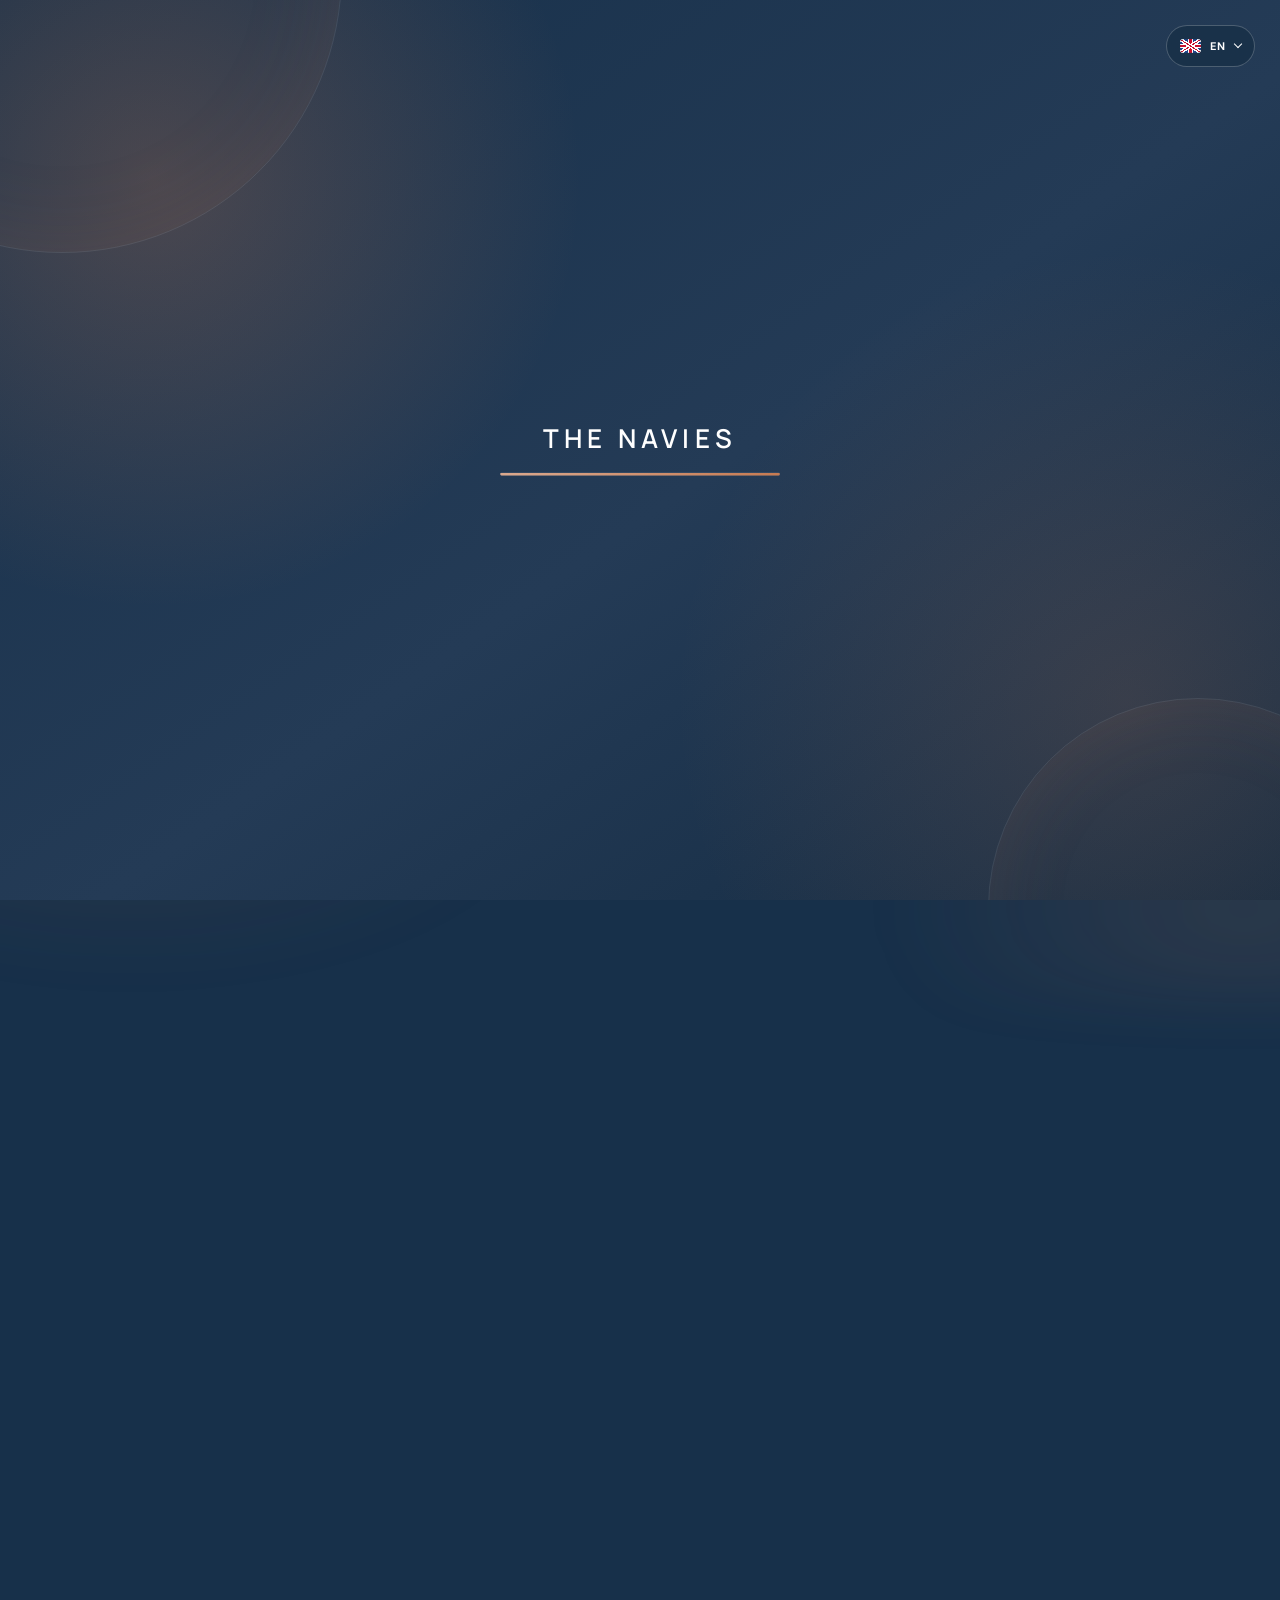
<file: fr/index.html>
<!doctype html>
<html lang="fr">
<head>
  <script>window.__naviesForcedLanguage="fr"</script>
  <meta charset="UTF-8">
  <meta name="viewport" content="width=device-width, initial-scale=1.0">
  <meta name="description" content="Sept musiciens sur une même scène, donnant vie aux classiques du rock et de la pop avec énergie, personnalité et un son unique. The Navies — Musique live">
  <meta name="application-name" content="The Navies">
  <meta name="googlebot" content="notranslate">
  <meta property="og:site_name" content="The Navies">
  <meta property="og:title" content="The Navies">
  <meta property="og:type" content="website">
  <meta property="og:image" content="https://thenavies.com/icons/pwa-512.png">
  <meta property="og:locale" content="fr_FR">
  <meta name="twitter:title" content="The Navies">
  <meta name="twitter:image" content="https://thenavies.com/icons/pwa-512.png">
  <meta name="theme-color" content="#edf1f4">
  <meta http-equiv="Cache-Control" content="no-cache, no-store, must-revalidate">
  <meta http-equiv="Pragma" content="no-cache">
  <meta http-equiv="Expires" content="0">
  <meta name="navies-build" content="20261112-301">
  <title>The Navies</title>
  <link rel="canonical" href="https://thenavies.com/fr/">
  <link rel="alternate" hreflang="x-default" href="https://thenavies.com/">
  <link rel="alternate" hreflang="es" href="https://thenavies.com/es/">
  <link rel="alternate" hreflang="ca" href="https://thenavies.com/ca/">
  <link rel="alternate" hreflang="en" href="https://thenavies.com/en/">
  <link rel="alternate" hreflang="fr" href="https://thenavies.com/fr/">
  <link rel="alternate" hreflang="it" href="https://thenavies.com/it/">
  <link rel="icon" id="seasonal-favicon" href="../icons/favicon-512.png" type="image/png" sizes="512x512">
  <link rel="apple-touch-icon" href="../icons/apple-touch-icon-180.png?v=20261022-63" sizes="180x180">
  <link rel="manifest" href="../manifest.webmanifest?v=20261022-63">
  <meta name="apple-mobile-web-app-capable" content="yes">
  <meta name="apple-mobile-web-app-status-bar-style" content="default">
  <meta name="apple-mobile-web-app-title" content="The Navies">
  <script type="application/ld+json">
  {
    "@context": "https://schema.org",
    "@type": "MusicGroup",
    "@id": "https://thenavies.com/#music-group",
    "name": "The Navies",
    "url": "https://thenavies.com/",
    "logo": "https://thenavies.com/icons/pwa-512.png",
    "image": "https://thenavies.com/icons/pwa-512.png",
    "genre": ["Rock", "Pop", "Clásicos del rock y del pop", "Clàssics del rock i del pop", "Rock and pop classics"],
    "description": [
      { "@value": "Grupo de siete músicos jóvenes de La Sagrera que interpreta clásicos del rock y del pop en directo.", "@language": "es" },
      { "@value": "Grup de set músics joves de la Sagrera que interpreta clàssics del rock i del pop en directe.", "@language": "ca" },
      { "@value": "A seven-piece young band from La Sagrera performing rock and pop classics live.", "@language": "en" }
    ],
    "sameAs": [
      "https://instagram.com/thenaviesgroup",
      "https://youtube.com/@TheNavies"
    ]
  }
  </script>
  <script type="application/ld+json">
  {
    "@context": "https://schema.org",
    "@type": "WebSite",
    "@id": "https://thenavies.com/#website",
    "url": "https://thenavies.com/",
    "name": "The Navies",
    "alternateName": "The Navies",
    "publisher": { "@id": "https://thenavies.com/#music-group" }
  }
  </script>
  <script type="application/ld+json">
  {
    "@context": "https://schema.org",
    "@type": "WebPage",
    "@id": "https://thenavies.com/#webpage",
    "url": "https://thenavies.com/",
    "name": "The Navies",
    "headline": "The Navies",
    "isPartOf": { "@id": "https://thenavies.com/#website" },
    "about": { "@id": "https://thenavies.com/#music-group" },
    "primaryImageOfPage": { "@id": "https://thenavies.com/icons/pwa-512.png" }
  }
  </script>
  <style>html:not(.nav-ready) #main-nav>a::after{opacity:0!important}html.countdown-entry,html.countdown-entry body{background:#17304a!important}html.countdown-entry .countdown-landing{position:fixed;inset:0;background:#17304a}html.countdown-entry.countdown-entering .countdown-landing>*{visibility:hidden}@media(max-width:900px){html:not(.nav-ready) #main-nav{display:none!important}}</style>
  <script>if('scrollRestoration'in history)history.scrollRestoration='manual';if(location.hash==='#edicion'||location.hash==='#edicion-del-sitio')document.documentElement.classList.add('editor-route-pending')</script>
  <script>try{const n=performance.getEntriesByType('navigation')[0],r=n&&n.type==='reload',c=!location.hash||location.hash==='#countdown',i=sessionStorage.getItem('the-navies-internal-navigation')==='1',v=sessionStorage.getItem('the-navies-countdown-revealed')==='1',e=sessionStorage.getItem('the-navies-countdown-enabled');if(c&&e!=='0'){document.documentElement.classList.add('countdown-entry');if(r||!(i&&v))document.documentElement.classList.add('countdown-welcome','countdown-entering','countdown-preloading')}}catch(e){if(!location.hash&&sessionStorage.getItem('the-navies-countdown-enabled')!=='0')document.documentElement.classList.add('countdown-entry','countdown-welcome','countdown-entering','countdown-preloading')}</script>
  <script>(async()=>{try{const p=location.pathname,b=/bot|crawler|spider|slurp|bingpreview|google-inspectiontool/i.test(navigator.userAgent);if(location.protocol==='file:'||b||!(p==='/'||p.endsWith('/index.html')))return;sessionStorage.removeItem('the-navies-countdown-revealed');const a=['ca','es','en','fr','it'],m=localStorage.getItem('the-navies-language-manual')==='1',s=localStorage.getItem('the-navies-language');let f='es';try{const r=await fetch('https://the-navies-admin.pau-escobedo04.workers.dev/content',{cache:'no-store'}),j=await r.json(),g=j.content?.home?.settings||{};if(a.includes(g.fallbackLanguage))f=g.fallbackLanguage;localStorage.setItem('the-navies-fallback-language',f);sessionStorage.setItem('the-navies-countdown-enabled',g.countdownEnabled===false?'0':'1')}catch(e){f=a.includes(localStorage.getItem('the-navies-fallback-language'))?localStorage.getItem('the-navies-fallback-language'):'es'}const d=[navigator.language,...(navigator.languages||[])].filter(Boolean).map(x=>x.toLowerCase().split('-')[0]).find(x=>a.includes(x))||f,l=m&&a.includes(s)?s:d;location.replace(`/${l}/${location.hash||''}`)}catch(e){}})()</script>
  <script>try{const b=document.querySelector('meta[name="navies-build"]').content;fetch(`${location.pathname}?comprobar=${Date.now()}`,{cache:'no-store'}).then(r=>r.text()).then(h=>{const n=h.match(/<meta name="navies-build" content="([^"]+)"/)?.[1];if(n&&n!==b){const u=new URL(location.href);u.searchParams.set('version',n);location.replace(u)}}).catch(()=>{})}catch(e){}</script>
  <script>try{const c={spring:'#F4A7C1',summer:'#FFD76A',autumn:'#C77B52',winter:'#A8DADC'},n=performance.getEntriesByType('navigation')[0],i=sessionStorage.getItem('the-navies-internal-navigation')==='1',k=i||(n&&n.type==='back_forward');sessionStorage.removeItem('the-navies-internal-navigation');if(!k)localStorage.removeItem('the-navies-season');const s=k&&localStorage.getItem('the-navies-season')||'autumn';window.__naviesInitialSeason=c[s]?s:'autumn';document.documentElement.dataset.season=window.__naviesInitialSeason;document.documentElement.style.setProperty('--accent',c[window.__naviesInitialSeason])}catch(e){document.documentElement.dataset.season='autumn'}</script>
  <link rel="preconnect" href="https://fonts.googleapis.com">
  <link rel="preconnect" href="https://fonts.gstatic.com" crossorigin>
  <link href="https://fonts.googleapis.com/css2?family=DM+Sans:wght@400;500;600&family=Manrope:wght@400;500;600;700&display=swap" rel="stylesheet">
  <link rel="preload" href="../script.js?v=20261113-328" as="script">
  <link rel="stylesheet" href="../styles.css?v=20261112-293">
  <link rel="stylesheet" href="../subpages.css?v=20261113-329">
  <link rel="stylesheet" href="../musync.css?v=20261113-325">
  <script defer src="../script.js?v=20261113-328"></script>
  <script defer src="../admin-config.js?v=20261111-210"></script>
  <script defer src="../admin.js?v=20261111-210"></script>
  <script defer src="../portal.js?v=20261113-331"></script>
  <script defer src="../musync.js?v=20261113-326"></script>
</head>
<body>
  <div class="noise" aria-hidden="true"></div>
  <div class="footer-quick-player quick-route-entering">
    <button class="footer-jump" type="button" aria-label="Abrir controles de música" aria-expanded="false"><svg class="footer-music-icon" viewBox="0 0 24 24" aria-hidden="true"><rect x="8" y="5" width="2.3" height="11" rx="1"/><rect x="17" y="3" width="2.3" height="11" rx="1"/><path d="M9 5 19 3v3L9 8Z"/><circle cx="6.8" cy="16.8" r="2.8"/><circle cx="15.8" cy="14.8" r="2.8"/></svg><svg class="footer-down-icon" viewBox="0 0 24 24" aria-hidden="true"><path d="m6 9 6 6 6-6"/></svg></button>
    <div class="footer-quick-menu"><button type="button" class="footer-quick-button footer-quick-toggle" aria-label="Reproducir música"><svg class="quick-play-icon" viewBox="0 0 24 24" aria-hidden="true"><path d="m8 5 11 7-11 7V5Z"/></svg><svg class="quick-pause-icon" viewBox="0 0 24 24" aria-hidden="true"><path d="M7 5h4v14H7zM13 5h4v14h-4z"/></svg></button><button type="button" class="footer-quick-button footer-quick-next" aria-label="Siguiente canción"><svg viewBox="0 0 24 24" aria-hidden="true"><path d="m12 7 7 5-7 5V7ZM5 7l7 5-7 5V7Z"/></svg></button></div>
    <span class="footer-quick-track" aria-live="polite"></span>
  </div>
  <section class="countdown-landing" id="countdown-landing" aria-labelledby="countdown-title">
    <div class="countdown-orb countdown-orb-one" aria-hidden="true"></div>
    <div class="countdown-orb countdown-orb-two" aria-hidden="true"></div>
    <div class="countdown-preloader" aria-hidden="true"><strong>THE NAVIES</strong><span><i></i></span></div>
    <div class="countdown-welcome-panel" id="countdown-welcome">
      <p class="countdown-welcome-eyebrow">THE NAVIES</p>
      <h2 data-i18n="countdownWelcomeTitle">Quelque chose va commencer</h2>
      <p data-i18n="countdownWelcomeCopy">Le 21 novembre, sept musiciens et une scène vous attendent à Plaza Masadas. Le reste sera à découvrir en concert.</p>
      <button class="countdown-start" id="countdown-start" type="button"><span data-i18n="countdownWelcomeStart">Découvrir</span><span aria-hidden="true">→</span></button>
    </div>
    <div class="countdown-content">
      <p class="countdown-brand">THE NAVIES<span>.</span></p>
      <p class="countdown-kicker"><i></i><span data-i18n="countdownKicker">Prochain concert</span></p>
      <h2 id="countdown-title" data-i18n="sagreraHomeName">Fête de quartier de La Sagrera</h2>
      <div class="countdown-event-details">
        <span><small data-i18n="countdownDateLabel">Date</small><strong data-i18n="countdownEventDate">21 NOVEMBRE</strong></span>
        <span><small data-i18n="countdownTimeLabel">Heure</small><strong data-i18n="countdownEventTime">13:00</strong></span>
        <span><small data-i18n="countdownPlaceLabel">Lieu</small><strong data-i18n="countdownEventVenue">PLAZA MASADAS</strong></span>
      </div>
      <div class="countdown-clock" role="timer" aria-label="Cuenta atrás para el concierto">
        <span><strong data-countdown-unit="days">00</strong><small data-i18n="countdownDays">Jours</small></span>
        <i>:</i>
        <span><strong data-countdown-unit="hours">00</strong><small data-i18n="countdownHours">Heures</small></span>
        <i>:</i>
        <span><strong data-countdown-unit="minutes">00</strong><small data-i18n="countdownMinutes">Minutes</small></span>
        <i>:</i>
        <span><strong data-countdown-unit="seconds">00</strong><small data-i18n="countdownSeconds">Secondes</small></span>
      </div>
      <div class="countdown-actions">
        <button class="countdown-enter" id="countdown-enter" type="button"><span data-i18n="countdownEnter">Aller à l’accueil</span><span>↗</span></button>
      </div>
    </div>
      <button class="countdown-volume" id="countdown-volume" type="button" aria-pressed="false" aria-label="Silenciar música">
        <svg viewBox="0 0 24 24" aria-hidden="true">
          <path class="speaker-body" d="M4 10v4h4l5 4V6l-5 4H4Z"></path>
          <path class="sound-wave" d="M16 9.2a4 4 0 0 1 0 5.6M18.5 6.8a7.3 7.3 0 0 1 0 10.4"></path>
          <path class="mute-slash" d="M5 5l14 14"></path>
        </svg>
      </button>
      <audio id="countdown-audio" preload="auto" playsinline></audio>
  </section>
  <header class="site-header">
    <div class="header-left">
      <div class="language-picker" id="language-picker">
      <button class="language-trigger" type="button" aria-expanded="false" aria-haspopup="listbox" aria-controls="language-menu" aria-label="Seleccionar idioma">
        <span class="flag flag-fr" aria-hidden="true"></span>
        <strong>FR</strong>
        <span class="language-chevron" aria-hidden="true"></span>
      </button>
      <div class="language-menu" id="language-menu" role="listbox" aria-label="Seleccionar idioma" hidden>
        <button type="button" role="option" data-language="ca" aria-selected="false"><span class="flag flag-ca" aria-hidden="true"></span><span>Català</span><small>CA</small></button>
        <button type="button" role="option" data-language="es" aria-selected="false"><span class="flag flag-es" aria-hidden="true"></span><span>Español</span><small>ES</small></button>
        <button type="button" role="option" data-language="en" aria-selected="false"><span class="flag flag-en" aria-hidden="true"></span><span>English</span><small>EN</small></button>
        <button type="button" role="option" data-language="fr" aria-selected="true"><span class="flag flag-fr" aria-hidden="true"></span><span>Français</span><small>FR</small></button>
        <button type="button" role="option" data-language="it" aria-selected="false"><span class="flag flag-it" aria-hidden="true"></span><span>Italiano</span><small>IT</small></button>
      </div>
      </div>
      
<button class="account-trigger" type="button" aria-label="Iniciar sesión"><span class="account-guest" aria-hidden="true"><svg viewBox="0 0 24 24"><circle cx="12" cy="8" r="3.25"></circle><path d="M5.5 19c.65-3.6 3-5.5 6.5-5.5s5.85 1.9 6.5 5.5"></path></svg></span><span class="account-avatar" hidden></span></button>
    </div>
    <h1 class="brand-heading brand-center"><a class="brand" href="#inicio" data-route="home" aria-label="The Navies, inicio">THE NAVIES<span aria-hidden="true">.</span></a></h1>
    <nav id="main-nav" aria-label="Navegación principal">
      <a href="#inicio" data-route="home" data-i18n="navHome">Accueil</a>
      <a href="#navies-live" data-route="navies-live" data-i18n="navVideos">Navies Live</a>
      <a href="#navy" data-route="espacio-navy" data-i18n="navSpace">Espace Navy</a>
    </nav>
    <button class="menu-toggle" type="button" aria-expanded="false" aria-controls="main-nav">
      <span></span><span></span><span></span><span class="sr-only">Abrir menú</span>
    </button>
  </header>

  

  <main class="page-view" id="page-home" data-page-view="home">
    <section class="hero" id="inicio">
      <div class="hero-copy reveal">
        <p class="eyebrow"><span></span> <span data-i18n="genreLine">Rock · Pop · Classiques</span></p>
        <p class="hero-title" data-i18n-html="heroTitle">Des classiques intemporels.<br><em>En concert, comme jamais.</em></p>
        <p class="hero-intro" data-i18n="heroIntro">Nous sommes sept jeunes musiciens réunis par l’envie de jouer en concert et de porter les classiques du rock et de la pop sur scène avec énergie et personnalité.</p>
        <div class="hero-actions" data-nosnippet>
          <a class="button button-primary" href="#directo" data-scroll-target="directo"><span data-i18n="nextShow">Prochain concert</span> <span>↓</span></a>
        </div>
      </div>

      <div class="hero-art reveal" aria-label="Composición gráfica abstracta de The Navies">
        <div class="orbit orbit-one"></div>
        <div class="orbit orbit-two"></div>
        <div class="disc disc-back"><span>THE NAVIES — LIVE MUSIC</span></div>
        <div class="disc disc-front">
          <div class="wave" aria-hidden="true"><i></i><i></i><i></i><i></i><i></i><i></i><i></i><i></i><i></i><i></i><i></i></div>
          <b>TN</b><small>EST. 2026</small>
        </div>
        <div class="floating-note">PLAY IT<br><strong>LOUD</strong></div>
      </div>

    </section>

    <section class="next-show section-pad" id="directo">
      <div class="section-heading reveal">
        <p class="eyebrow"><span></span> <span data-i18n="liveLabel">En concert</span></p>
        <h2 data-i18n-html="liveTitle">Notre prochain concert<br>commence ici.</h2>
      </div>

      <!-- EDITAR: Sustituye este bloque con los datos del próximo concierto -->
      <article class="featured-show reveal">
        <div class="date-block" data-nosnippet><strong>21</strong><span>NOV<br>2026</span></div>
        <div class="show-info">
          <span class="status" data-nosnippet><i></i><span data-i18n="nextShow">Prochain concert</span></span>
          <h3 data-i18n="sagreraHomeName">Fête de quartier de La Sagrera</h3>
          <p><span data-i18n="time" data-nosnippet>13:00h</span><span data-nosnippet> · </span><span data-i18n="venue">Plaça Masadas</span></p>
        </div>
      </article>
      <div class="show-list reveal">
<article><time data-nosnippet><strong>—</strong><span class="date-meta"><b data-i18n="christmasMonth">DÉC</b><small>2026</small></span></time><div><h3 data-i18n="christmasTitle">Concert de Noël</h3></div><span data-i18n="comingSoon" data-nosnippet>Prochainement</span></article>
        <article><time data-nosnippet><strong>—</strong><span class="date-meta"><b data-i18n="aprilMonth">AVR</b><small>2027</small></span></time><div><h3 data-i18n="springFestTitle">Fête du printemps</h3><p data-i18n="venue">Plaça Masadas</p></div><span data-i18n="comingSoon" data-nosnippet>Prochainement</span></article>
        <article><time data-nosnippet><strong>—</strong><span class="date-meta"><b data-i18n="juneMonth">JUIN</b><small>2027</small></span></time><div><h3 data-i18n="endCourseTitle">Concert de Fin d’Année</h3></div><span data-i18n="comingSoon" data-nosnippet>Prochainement</span></article>
      </div>
    </section>

    <section class="sound section-pad" id="sonido">
      <div class="sound-stage reveal">
        <div class="sound-copy">
          <p class="eyebrow light"><span></span> <span data-i18n="soundLabel">Notre son</span></p>
          <h2 data-i18n-html="soundTitle">De bonnes chansons.<br><em>Encore meilleures en concert.</em></h2>
          <p data-i18n="soundBody">Un mélange de classiques du rock, de grandes chansons pop et de refrains que tout le monde reconnaît dès le premier accord. Sept musiciens, des voix partagées et un concert pensé pour se retrouver, chanter et profiter ensemble.</p>
          <p class="sound-signature" data-i18n="soundSignature">Sept musiciens · Une seule scène</p>
          <p class="setlist-example"><small data-i18n="exampleNote">Exemples indicatifs ; le répertoire peut varier.</small></p>
        </div>
        <div class="genre-stack" aria-label="Estilos musicales">
          <div><span>POP</span><strong>Shake It Off</strong><small data-i18n="popStyle">Une pop énergique, du rythme et un refrain à chanter ensemble</small></div>
          <div><span>ROCK</span><strong>The Final Countdown</strong><small data-i18n="anthemStyle">Des guitares, des claviers et toute la force d’un grand hymne rock</small></div>
          <div><span data-i18n="classicLabel">CLASSIQUE</span><strong>Have You Ever Seen the Rain?</strong><small data-i18n="rockStyle">Une chanson intemporelle et directe, reconnaissable dès le premier accord</small></div>
        </div>
      </div>
    </section>

    <section class="about section-pad" id="banda">
      <div class="about-copy reveal">
        <p class="eyebrow"><span></span> The band</p>
        <h2 data-i18n-html="bandTitle">Sept musiciens.<br>Un seul courant.</h2>
        <!-- EDITAR: Texto biográfico provisional -->
        <p data-i18n="bandBody">Nous sommes sept jeunes passionnés de musique, réunis par l’envie de jouer, d’apprendre et de partager la scène. Chaque voix et chaque instrument occupent la même place au sein de The Navies.</p>
        <p class="band-collaboration" data-i18n-html="bcnIntro">Dans cette aventure, nous bénéficions de la collaboration de <a class="bcn-highlight" href="https://bcnfusio.cat" target="_blank" rel="noopener">BCN Fusió</a>, qui nous accompagne et nous aide à continuer de grandir en tant que groupe.</p>
      </div>
      <div class="members">
        <article class="member reveal" role="button" tabindex="0" data-member="vocals"><div class="avatar"><span class="instrument-word" data-i18n="visualVocals">Voix</span></div><div><h3 data-i18n="groupVocals">Aina, Candela et Mariona Escobedo</h3><p data-i18n="groupVocalsCopy">Trois voix pour les mélodies, harmonies et chœurs.</p></div></article>
        <article class="member reveal" role="button" tabindex="0" data-member="bass"><div class="avatar alt"><span class="instrument-word" data-i18n="visualBass">Basse</span></div><div><h3 data-i18n="groupBass">Emma</h3><p data-i18n="groupBassCopy">La base grave qui relie rythme et harmonie.</p></div></article>
        <article class="member reveal" role="button" tabindex="0" data-member="guitar"><div class="avatar warm"><span class="instrument-word" data-i18n="visualGuitar">Guitare</span></div><div><h3 data-i18n="groupGuitar">Carles</h3><p data-i18n="groupGuitarCopy">Des riffs, des accords et le caractère rock du groupe.</p></div></article>
        <article class="member reveal" role="button" tabindex="0" data-member="keys"><div class="avatar pale"><span class="instrument-word" data-i18n="visualKeys">Claviers</span></div><div><h3 data-i18n="groupKeys">Pau Fermosel</h3><p data-i18n="groupKeysCopy">Pianos, synthétiseurs et textures qui élargissent le son.</p></div></article>
        <article class="member reveal" role="button" tabindex="0" data-member="drums"><div class="avatar"><span class="instrument-word" data-i18n="visualDrums">Batterie</span></div><div><h3 data-i18n="groupDrums">Pau Escobedo</h3><p data-i18n="groupDrumsCopy">Le rythme qui porte l’énergie et maintient le groupe uni.</p></div></article>
      </div>
    </section>

    <section class="manifesto" aria-label="Manifiesto">
      <div class="marquee" aria-hidden="true"><span>TURN IT UP · THE NAVIES · LIVE &amp; LOUD · </span><span>TURN IT UP · THE NAVIES · LIVE &amp; LOUD · </span></div>
    </section>

    <section class="contact section-pad" id="contacto">
      <div class="contact-card reveal">
        <div class="contact-copy">
          <p class="eyebrow light"><span></span> <span data-i18n="contactLabel">Contact</span></p>
          <h2 data-i18n-html="contactTitle">Parlons-en.</h2>
          <p data-i18n="contactBody">Si vous souhaitez nous faire une proposition ou simplement échanger avec nous, écrivez-nous. Nous vous répondrons dès que possible.</p>
          <a class="email-link" href="mailto:contact@thenavies.com">contact@thenavies.com <span>↗</span></a>
          <div class="socials">
            <a href="https://instagram.com/thenaviesgroup" target="_blank" rel="noopener" aria-label="Instagram de The Navies">Instagram ↗</a>
            <a href="https://youtube.com/@TheNavies" target="_blank" rel="noopener" aria-label="YouTube de The Navies">YouTube ↗</a>
          </div>
        </div>
        <form class="contact-form" id="contact-form">
          <div class="form-row form-row-names">
            <label><span data-i18n="formName">Prénom</span><input name="name" type="text" autocomplete="given-name" required></label>
            <label><span data-i18n="formSurname">Nom de famille</span><input name="surname" type="text" autocomplete="family-name" required></label>
          </div>
          <label><span data-i18n="formEmail">E-mail</span><input name="email" type="email" autocomplete="email" required></label>
          <p class="form-label" data-i18n="formPhone">Téléphone (facultatif)</p>
          <div class="phone-field">
            <label class="sr-only" for="phone-prefix" data-i18n="formPrefix">Indicatif international</label>
            <select id="phone-prefix" name="phonePrefix" aria-label="Prefijo internacional">
              <option value="+34" selected>🇪🇸 +34</option>
              <option value="+376">🇦🇩 +376</option>
              <option value="+33">🇫🇷 +33</option>
              <option value="+39">🇮🇹 +39</option>
              <option value="+351">🇵🇹 +351</option>
              <option value="+44">🇬🇧 +44</option>
              <option value="+49">🇩🇪 +49</option>
              <option value="+41">🇨🇭 +41</option>
              <option value="+1">🇺🇸 +1</option>
            </select>
            <label class="sr-only" for="phone-number" data-i18n="formPhoneNumber">Numéro de téléphone</label>
            <input id="phone-number" name="phone" type="tel" autocomplete="tel-national" inputmode="tel">
          </div>
          <label><span data-i18n="formMessage">Message</span><textarea name="message" rows="5" required></textarea></label>
          <button class="form-submit" type="submit"><span data-i18n="formSubmit">Ouvrir l’e-mail préparé</span> <span>↗</span></button>
          <p class="form-note" data-i18n="formNote">Vous pourrez vérifier et envoyer le message depuis votre application de messagerie.</p>
        </form>
      </div>
    </section>
  </main>


  <section class="page-view subpage media-page" id="page-navies-live" data-page-view="navies-live" hidden>
    <div class="view-main"><section class="tv-coming-soon reveal"><p class="eyebrow light"><span></span> NAVIES LIVE</p><h1 data-i18n-html="tvSoonTitle">Nous accordons<br><em>l’écran.</em></h1><p data-i18n="tvSoonCopy">Les premières vidéos de The Navies seront bientôt disponibles ici.</p><span class="tv-signal" aria-hidden="true"><i></i><i></i><i></i><i></i><i></i></span></section></div>
  </section>

  <section class="page-view subpage space-page" id="page-espacio-navy" data-page-view="espacio-navy" hidden>
    <div class="space-shell"><div class="space-entry"><div class="space-intro reveal"><div><p class="eyebrow"><span></span><span data-i18n="privateArea">Espace privé du groupe</span></p><h1 data-i18n-html="spaceTitle">Espace<br><em>Navy.</em></h1><p data-i18n="spaceIntro">Partitions, répertoires et dates importantes réunies au même endroit.</p></div></div>
    <section class="login-panel reveal" id="login"><h2 data-i18n="memberAccess">Accès membres</h2><p data-i18n="loginCopy">Saisissez vos identifiants pour accéder à l’espace interne.</p><form class="login-form" id="login-form" method="post"><input name="username" autocomplete="username" autocapitalize="none" spellcheck="false" placeholder="Usuario" required><input name="password" type="password" autocomplete="current-password" autocapitalize="none" spellcheck="false" placeholder="Contraseña" required><button type="submit" data-i18n="enterSpace">Entrer</button></form><p class="login-error" id="login-error" aria-live="polite"></p></section>
    </div>
    <section class="member-dashboard" id="member-dashboard" hidden>
      <div class="dashboard-bar reveal"><div><p class="eyebrow"><span></span><span data-i18n="memberArea">Espace membres</span></p><h2><span data-i18n="hello">Bonjour</span>, <span id="member-name">Navy</span></h2></div></div>
      <div class="dashboard-grid">
        <article class="private-card repertoire-card reveal">
          <div class="card-heading"><div><p class="card-kicker">21 NOV · 2026</p><h3 data-i18n="sagreraFestName">Fête de quartier de La Sagrera 2026</h3></div><span class="concert-status" data-i18n="nextShow">Prochain concert</span></div>
          <p data-i18n="concertScoresCopy">Partitions et ressources organisées selon le programme du concert.</p>
          <div class="setlist">
            <div class="song-row"><span class="song-number">01</span><strong>Shake It Off</strong><div class="material-tags" data-score-song="shake-it-off"></div></div>
            <div class="song-row"><span class="song-number">02</span><strong>...Baby One More Time</strong><div class="material-tags" data-score-song="baby-one-more-time"></div></div>
            <div class="song-row"><span class="song-number">03</span><strong>Sweet Caroline</strong><div class="material-tags" data-score-song="sweet-caroline"></div></div>
            <div class="song-row"><span class="song-number">04</span><strong>Don't Look Back In Anger</strong><div class="material-tags" data-score-song="dont-look-back-in-anger"></div></div>
            <div class="song-row"><span class="song-number">05</span><strong>The Final Countdown</strong><div class="material-tags" data-score-song="the-final-countdown"></div></div>
            <div class="song-row"><span class="song-number">06</span><strong>Have You Ever Seen The Rain?</strong><div class="material-tags" data-score-song="have-you-ever-seen-the-rain"></div></div>
            <div class="song-row"><span class="song-number">07</span><strong>The Final Countdown (Reprise)</strong><div class="material-tags" data-score-song="the-final-countdown-reprise"></div></div>
          </div>
        </article>
        <article class="private-card calendar-card reveal">
          <div class="card-heading"><div><p class="card-kicker">OCT — NOV · 2026</p><h3 data-i18n="importantDates">Dates importantes</h3></div></div>
          <p data-i18n="calendarCopy">Répétitions et concerts prévus pour la fête de quartier de La Sagrera.</p>
          <div class="event-list">
            <div class="event-item"><time datetime="2026-10-16"><strong>16</strong><span>OCT</span></time><div><b data-i18n="rehearsal">Répétition</b><small data-i18n="rehearsalTime">17:30h</small></div></div>
            <div class="event-item"><time datetime="2026-10-23"><strong>23</strong><span>OCT</span></time><div><b data-i18n="rehearsal">Répétition</b><small data-i18n="rehearsalTime">17:30h</small></div></div>
            <div class="event-item"><time datetime="2026-11-06"><strong>06</strong><span>NOV</span></time><div><b data-i18n="rehearsal">Répétition</b><small data-i18n="rehearsalTime">17:30h</small></div></div>
            <div class="event-item"><time datetime="2026-11-07"><strong>07</strong><span>NOV</span></time><div><b data-i18n="extraRehearsal">Répétition Supplémentaire</b><small>18:00h</small></div></div>
            <div class="event-item"><time datetime="2026-11-13"><strong>13</strong><span>NOV</span></time><div><b data-i18n="rehearsal">Répétition</b><small>17:30–19:30h · BCN Fusió Sant Andreu</small></div></div>
            <div class="event-item"><time datetime="2026-11-14"><strong>14</strong><span>NOV</span></time><div><b data-i18n="extraRehearsal">Répétition Supplémentaire</b><small>18:00–20:00h · BCN Fusió La Sagrera</small></div></div>
            <div class="event-item highlight"><time datetime="2026-11-20"><strong>20</strong><span>NOV</span></time><div><b data-i18n="dressRehearsal">Répétition Générale</b><small>17:30–19:30h · BCN Fusió Sant Andreu</small></div></div>
            <div class="event-item concert"><time datetime="2026-11-21"><strong>21</strong><span>NOV</span></time><div><b data-i18n="sagreraFestName">Fête de quartier de La Sagrera 2026</b><small>14:00h · Plaza Masadas</small></div></div>
          </div>
          <div class="calendar-useful-links">
          <h4 data-i18n="usefulLinks">Listes de lecture</h4>
          <div class="useful-links-list">
            <a href="https://open.spotify.com" target="_blank" rel="noopener"><b>Spotify</b><i aria-hidden="true">↗</i></a>
            <a href="https://music.apple.com" target="_blank" rel="noopener"><b>Apple Music</b><i aria-hidden="true">↗</i></a>
          </div>
          </div>
        </article>
      </div>
    </section></div>
  </section>

  <dialog class="audio-dialog" id="audio-dialog">
    <button class="audio-dialog-close" type="button" aria-label="Cerrar">×</button>
    <p class="eyebrow"><span></span> AUDIO DEL REPERTORIO</p>
    <div class="audio-art" aria-hidden="true"><span></span><span></span><span></span><span></span><span></span></div>
    <h2 id="audio-dialog-title">Canción</h2>
    <p class="audio-dialog-warning" id="audio-dialog-warning" hidden></p>
    <audio id="audio-player" controls preload="metadata"></audio>
    <a class="audio-dialog-download" id="audio-dialog-download" href="#" download>Descargar audio ↓</a>
  </dialog>

  <dialog class="member-dialog" id="member-dialog">
    <button class="dialog-close" type="button" aria-label="Cerrar">×</button>
    <p class="eyebrow"><span></span> <span data-i18n="memberLabel">Le groupe</span></p>
    <h2 id="dialog-name"></h2>
    <p class="dialog-bio" id="dialog-bio"></p>
    <a class="dialog-social" id="dialog-social" href="https://instagram.com/_pauescobedo" target="_blank" rel="noopener" hidden>Instagram Pau ↗</a>
    <small data-i18n="provisionalBio">Ainsi se construit le son de The Navies.</small>
  </dialog>

  <footer>
    <a class="brand" href="#inicio" data-route="home">THE NAVIES<span>.</span></a>
    <p class="footer-copyright">© <span id="year"></span> The Navies<span data-i18n="rightsReserved">Tous droits réservés</span></p>
    <p class="footer-credit"><span data-i18n="collaboration">En collaboration avec</span> <a href="https://bcnfusio.cat" target="_blank" rel="noopener">BCN Fusió ↗</a></p>
  </footer>

</body>
</html>
</file>
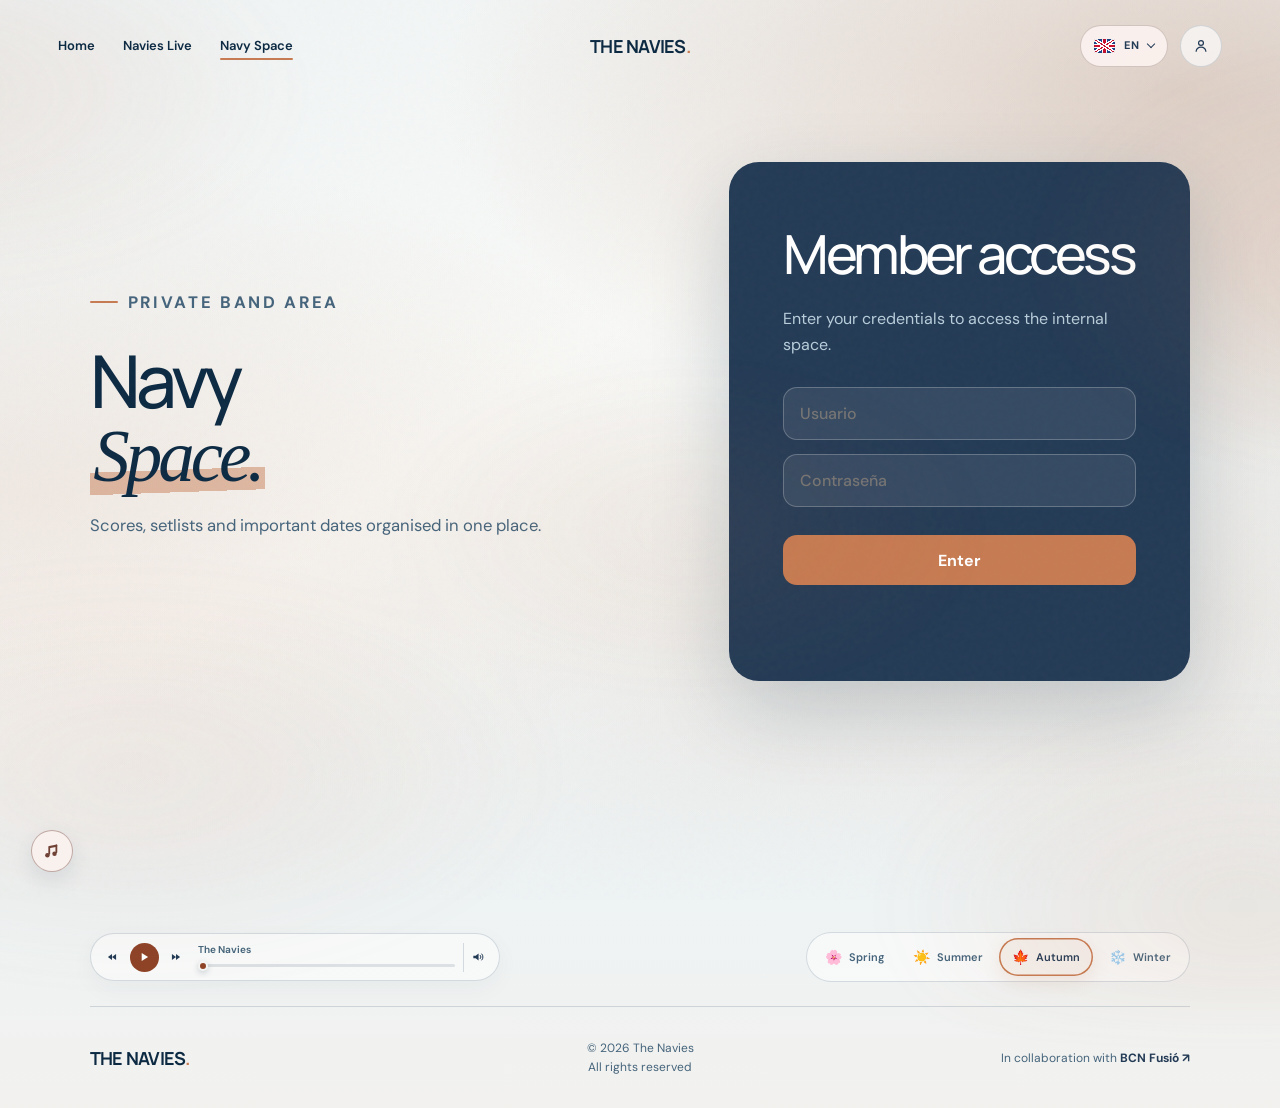
<file: espacio-navy.html>
<!doctype html>
<html lang="es"><head><meta charset="UTF-8"><meta name="viewport" content="width=device-width,initial-scale=1"><title>Espacio Navy</title><link rel="icon" href="favicon.svg?v=20261019-13" type="image/svg+xml" sizes="any"><link rel="manifest" href="manifest.webmanifest?v=20261019-13"><meta name="apple-mobile-web-app-capable" content="yes"><meta name="apple-mobile-web-app-title" content="The Navies"><meta http-equiv="refresh" content="0;url=index.html#espacio-navy"><script>location.replace('index.html#espacio-navy')</script></head><body><a href="index.html#espacio-navy">Abrir Espacio Navy</a></body></html>
</file>
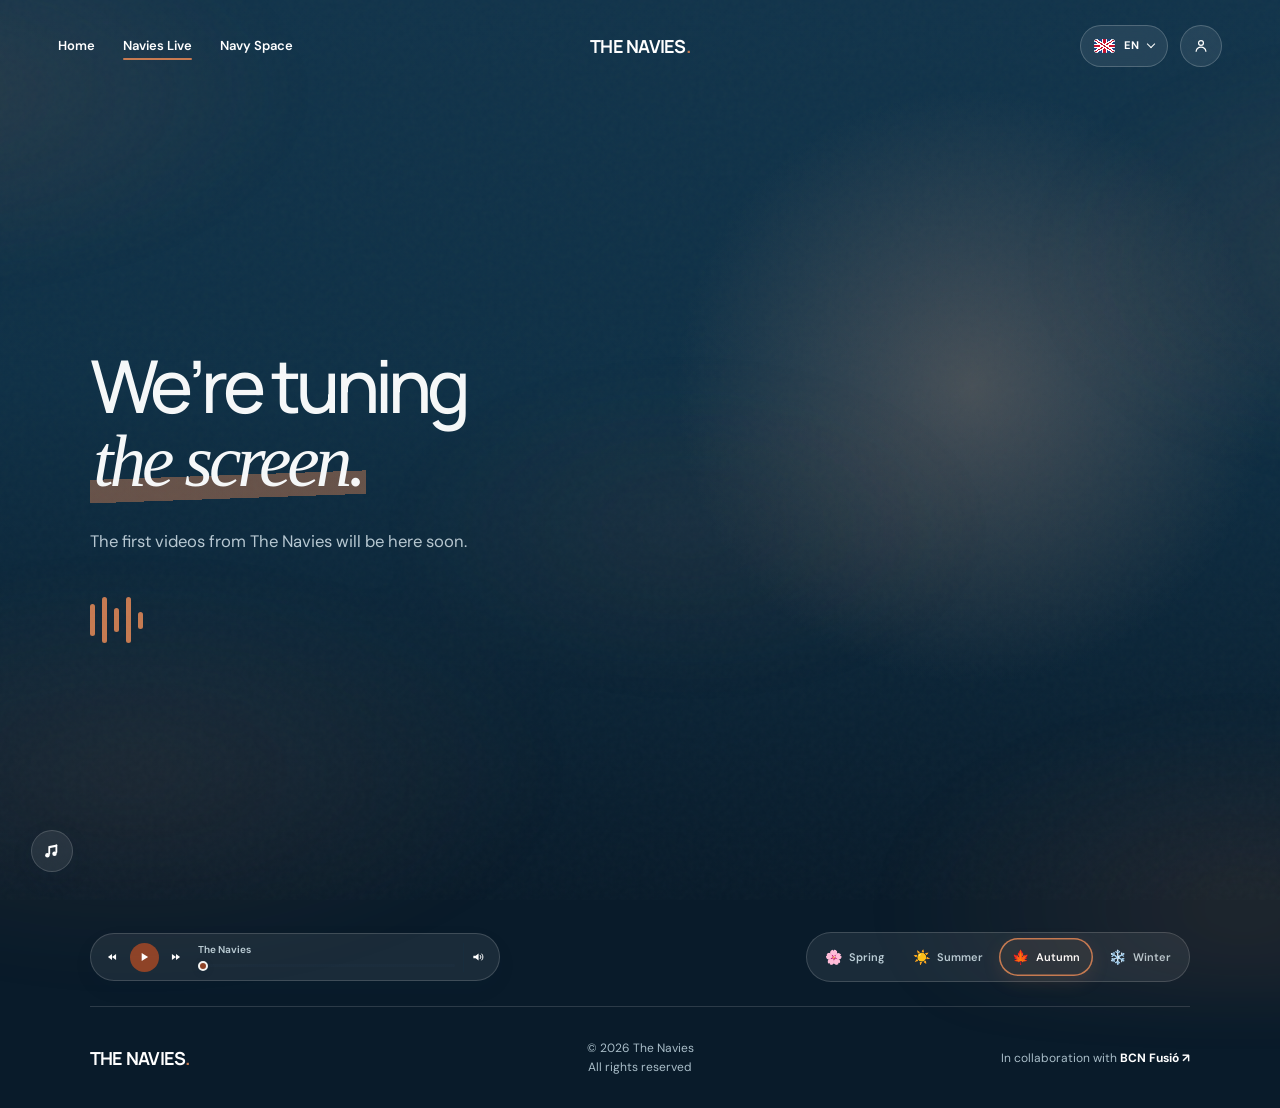
<file: navies-live.html>
<!doctype html>
<html lang="es"><head><meta charset="UTF-8"><meta name="viewport" content="width=device-width,initial-scale=1"><title>Navies Live</title><link rel="icon" href="favicon.svg?v=20261019-13" type="image/svg+xml" sizes="any"><link rel="manifest" href="manifest.webmanifest?v=20261019-13"><meta name="apple-mobile-web-app-capable" content="yes"><meta name="apple-mobile-web-app-title" content="The Navies"><meta http-equiv="refresh" content="0;url=index.html#navies-live"><script>location.replace('index.html#navies-live')</script></head><body><a href="index.html#navies-live">Abrir Navies Live</a></body></html>
</file>
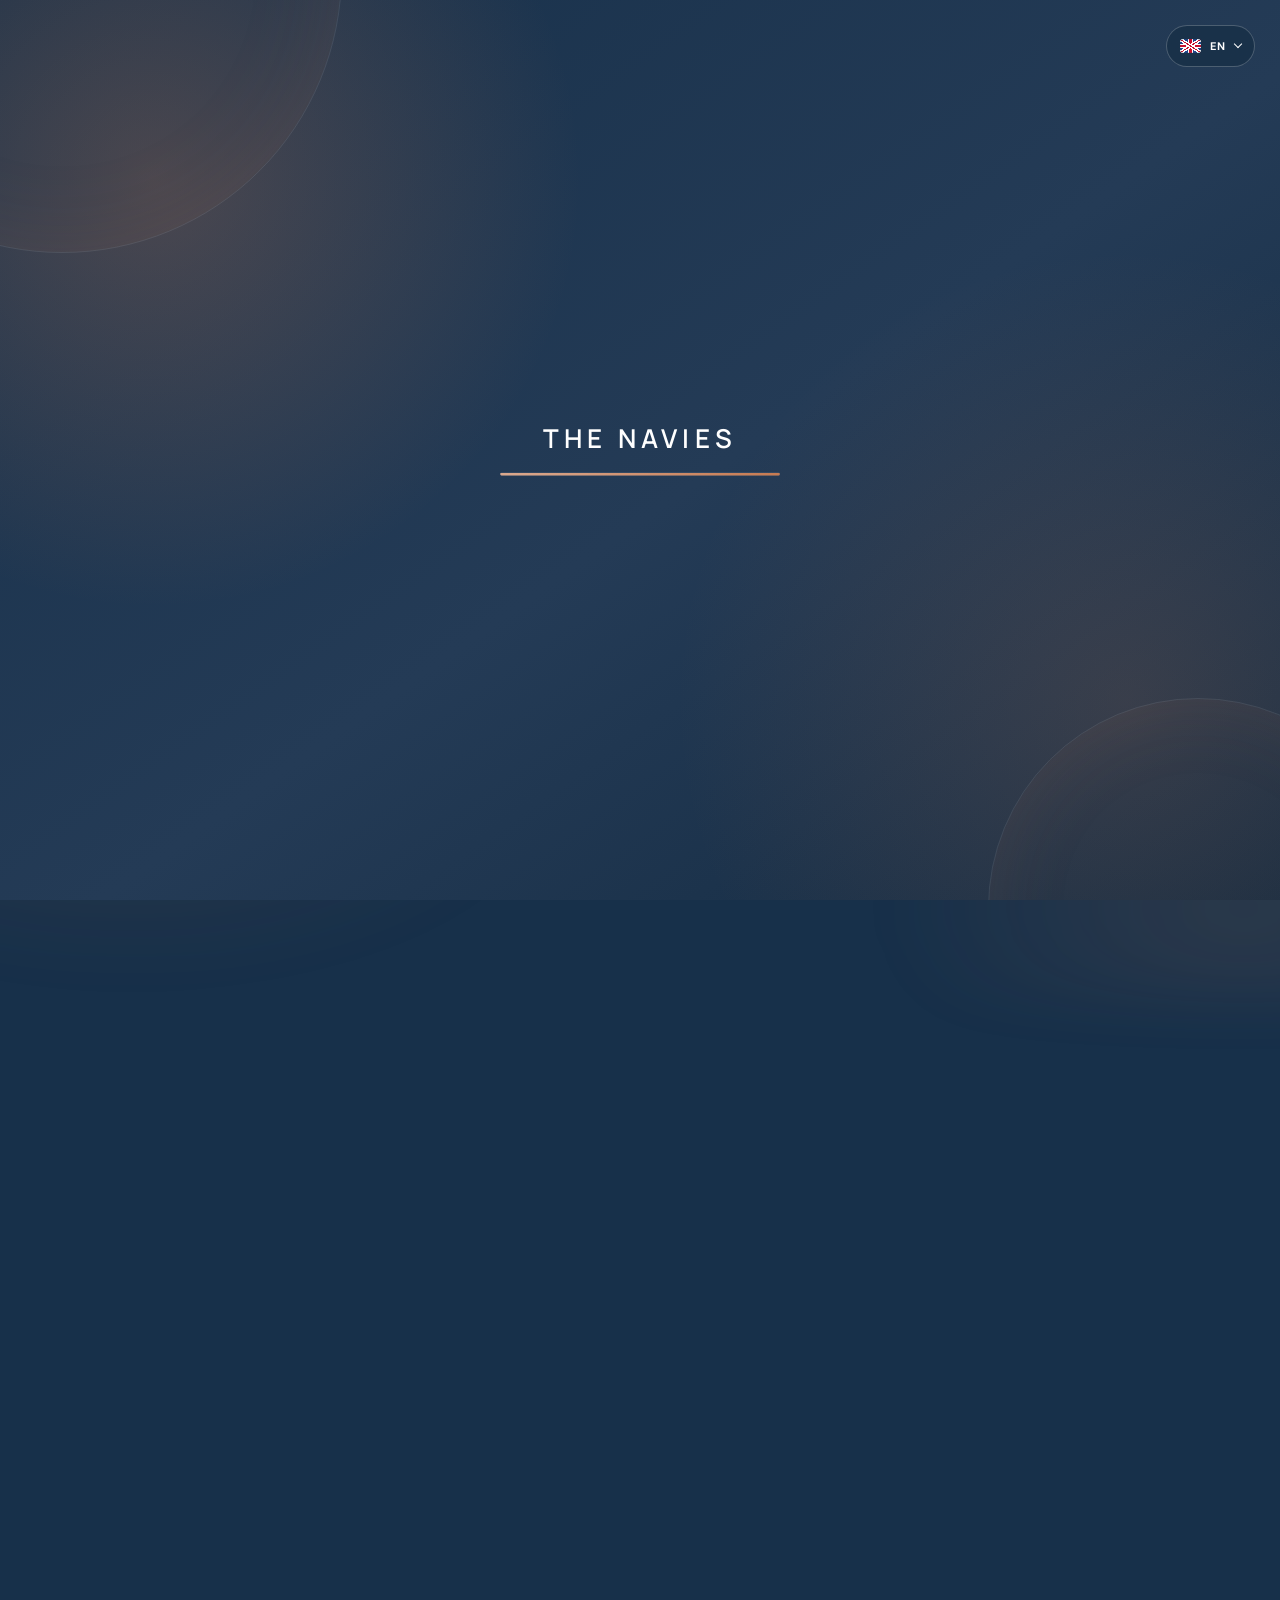
<file: the-navies.html>
<!doctype html>
<html lang="es"><head><meta charset="UTF-8"><meta name="viewport" content="width=device-width,initial-scale=1"><title>The Navies</title><link rel="icon" href="favicon.svg?v=20261019-13" type="image/svg+xml" sizes="any"><link rel="manifest" href="manifest.webmanifest?v=20261019-13"><meta name="apple-mobile-web-app-capable" content="yes"><meta name="apple-mobile-web-app-title" content="The Navies"><meta http-equiv="refresh" content="0;url=index.html"><script>location.replace(`index.html${location.search}${location.hash}`)</script></head><body><a href="index.html">Abrir The Navies</a></body></html>
</file>
<file: styles.css>
@property --accent {
  syntax: "<color>";
  inherits: true;
  initial-value: #C77B52;
}

:root {
  --ink: #243B56;
  --ink-deep: #0d2a43;
  --ink-soft: #45647b;
  --sky: #d8e5ec;
  --paper: #f4f6f5;
  --line: rgba(23, 60, 91, .16);
  --accent: #C77B52;
  --accent-disc: #A55332;
  --accent-text: #8E4328;
  --accent-contrast: #fff;
  --player-accent:#8E4328;
  --player-contrast:#fff;
  --lime: var(--accent);
  --white: #fff;
  --radius: 28px;
}
:root[data-season="spring"] { --accent-contrast:#0d2a43; --accent-disc:#F4A7C1; --accent-text:#9B3F61; --player-accent:#F4A7C1; --player-contrast:#0d2a43; }
:root[data-season="summer"] { --accent-contrast:#0d2a43; --accent-disc:#FFD76A; --accent-text:#7A5900; --player-accent:#FFD76A; --player-contrast:#0d2a43; }
:root[data-season="autumn"] { --accent-contrast:#fff; --accent-disc:#8E4328; --accent-text:#8E4328; --player-accent:#8E4328; --player-contrast:#fff; }
:root[data-season="winter"] { --accent-contrast:#0d2a43; --accent-disc:#A8DADC; --accent-text:#28677D; --player-accent:#A8DADC; --player-contrast:#0d2a43; }
:root.theme-ready { transition: --accent .45s ease; }

* { box-sizing: border-box; }
html { min-height:100%; scroll-behavior:smooth; scroll-padding-top:96px; scrollbar-width:thin; scrollbar-color:var(--accent-disc) color-mix(in srgb,var(--ink) 7%,var(--paper)); overscroll-behavior-y:none; background:var(--paper); -webkit-overflow-scrolling:touch; }
::-webkit-scrollbar { width:11px; }
::-webkit-scrollbar-track { background:color-mix(in srgb,var(--ink) 7%,var(--paper)); }
::-webkit-scrollbar-thumb { min-height:52px; border:3px solid color-mix(in srgb,var(--ink) 7%,var(--paper)); border-radius:999px; background:var(--accent-disc); }
::-webkit-scrollbar-thumb:hover { background:color-mix(in srgb,var(--accent-disc) 84%,var(--ink)); }
body { min-height:100%; margin: 0; color: var(--ink-deep); background:radial-gradient(circle at 92% 8%,color-mix(in srgb,var(--accent) 16%,transparent),transparent 25%),var(--paper); font-family: "DM Sans", sans-serif; overflow-x: hidden; overscroll-behavior-y:none; -webkit-overflow-scrolling:touch; }
body::after { content:""; position:fixed; inset:-12%; z-index:9; pointer-events:none; opacity:.72; background:radial-gradient(ellipse 34% 24% at 5% 18%,color-mix(in srgb,var(--accent) 18%,transparent),transparent 72%),radial-gradient(ellipse 30% 27% at 96% 33%,color-mix(in srgb,var(--accent) 16%,transparent),transparent 73%),radial-gradient(ellipse 38% 26% at 18% 79%,color-mix(in srgb,var(--accent) 14%,transparent),transparent 74%),radial-gradient(ellipse 32% 25% at 88% 91%,color-mix(in srgb,var(--accent) 17%,transparent),transparent 74%),radial-gradient(ellipse 26% 20% at 53% 57%,color-mix(in srgb,var(--accent) 10%,transparent),transparent 76%); filter:blur(28px); animation:seasonShimmer 16s ease-in-out infinite alternate; }
body.menu-open { overflow: hidden; }
a { color: inherit; text-decoration: none; }
button { font: inherit; }
::selection { background: var(--lime); color: var(--ink-deep); }
.sr-only { position: absolute; width: 1px; height: 1px; padding: 0; overflow: hidden; clip: rect(0,0,0,0); white-space: nowrap; border: 0; }
.noise { position: fixed; inset: 0; pointer-events: none; opacity: .032; z-index: 10; background-image: url("data:image/svg+xml,%3Csvg viewBox='0 0 180 180' xmlns='http://www.w3.org/2000/svg'%3E%3Cfilter id='n'%3E%3CfeTurbulence type='fractalNoise' baseFrequency='.9' numOctaves='3' stitchTiles='stitch'/%3E%3C/filter%3E%3Crect width='100%25' height='100%25' filter='url(%23n)' opacity='.8'/%3E%3C/svg%3E"); }

.countdown-landing { display:none; }
.countdown-opening .countdown-landing { position:fixed; inset:0; z-index:70; min-height:100svh; padding:clamp(92px,11vh,132px) clamp(22px,6vw,88px) clamp(22px,4vh,46px); display:grid; place-items:center; overflow:hidden; color:white; opacity:0; background:radial-gradient(circle at 12% 20%,color-mix(in srgb,var(--accent) 28%,transparent),transparent 32%),radial-gradient(circle at 88% 78%,color-mix(in srgb,var(--accent) 18%,transparent),transparent 34%),linear-gradient(145deg,#17304a,#243b56 54%,#142b42); transition:opacity .9s cubic-bezier(.16,1,.3,1); pointer-events:none; }
.countdown-opening.countdown-opening-active .countdown-landing { opacity:1; }
.countdown-opening .countdown-landing > * { visibility:hidden; }
.countdown-opening .page-view:not([hidden]),
.countdown-opening body > footer,
.countdown-opening .footer-quick-player { animation:siteSceneOut .72s ease both; }
.countdown-opening .footer-quick-player { opacity:0!important; visibility:hidden!important; animation:none!important; pointer-events:none!important; }
.site-returning .site-header,
.site-returning .page-view:not([hidden]),
.site-returning body > footer,
.site-returning .footer-quick-player { animation:siteSceneIn 1.05s cubic-bezier(.16,1,.3,1) both; }
.countdown-welcome-arriving .countdown-welcome-panel { animation:welcomePanelIn .85s cubic-bezier(.16,1,.3,1) both; }
.countdown-opening .site-header { z-index:80; height:auto; padding:25px; color:white; background:transparent!important; border:0!important; box-shadow:none!important; backdrop-filter:none!important; transform:none!important; }
.countdown-opening .site-header .brand-center,
.countdown-opening .site-header nav,
.countdown-opening .site-header .menu-toggle,
.countdown-opening .site-header .account-trigger { display:none!important; }
.countdown-opening .site-header .header-left { grid-column:1/-1; justify-self:end; animation:languageWithBackdrop .9s cubic-bezier(.16,1,.3,1) both; }
.countdown-opening .language-trigger { color:white; border-color:rgba(255,255,255,.22); background:rgba(20,43,66,.58); }
html.countdown-entry, html.countdown-entry body { height:100%; overflow:hidden; overscroll-behavior:none; background:#17304a; }
html.countdown-entry .countdown-landing, html.countdown-exiting .countdown-landing { position:fixed; inset:0; z-index:15; min-height:100svh; padding:clamp(92px,11vh,132px) clamp(22px,6vw,88px) clamp(22px,4vh,46px); display:grid; place-items:center; overflow:hidden; color:white; background:radial-gradient(circle at 12% 20%,color-mix(in srgb,var(--accent) 28%,transparent),transparent 32%),radial-gradient(circle at 88% 78%,color-mix(in srgb,var(--accent) 18%,transparent),transparent 34%),linear-gradient(145deg,#17304a,#243b56 54%,#142b42); transition:opacity 1.05s cubic-bezier(.16,1,.3,1),transform 1.05s cubic-bezier(.16,1,.3,1),filter 1.05s ease; }
html.countdown-exiting .countdown-landing { z-index:70; opacity:0; transform:scale(1.018); filter:blur(6px); pointer-events:none; }
html.countdown-entry.countdown-entering .countdown-landing { opacity:0; transform:scale(1.025); filter:blur(8px); }
html.countdown-entry .site-header { z-index:20; background:transparent!important; border:0!important; box-shadow:none!important; backdrop-filter:none!important; transform:none!important; }
html.countdown-entry .site-header { height:auto; padding:25px; }
html.countdown-entry .site-header .brand-center, html.countdown-entry .site-header nav, html.countdown-entry .site-header .menu-toggle, html.countdown-entry .site-header .account-trigger { display:none!important; }
html.countdown-entry .site-header .header-left { grid-column:1/-1; justify-self:end; }
html.countdown-entry main, html.countdown-entry .page-view, html.countdown-entry footer { visibility:hidden; }
.countdown-welcome-panel { position:absolute; z-index:3; inset:50% auto auto 50%; width:min(560px,calc(100% - 32px)); display:grid; justify-items:center; text-align:center; transform:translate(-50%,-50%); transition:opacity .75s ease,transform .75s cubic-bezier(.16,1,.3,1),visibility .75s; }
.countdown-preloader { position:absolute; z-index:4; inset:50% auto auto 50%; width:min(360px,calc(100% - 48px)); display:grid; justify-items:center; gap:22px; opacity:0; visibility:hidden; transform:translate(-50%,-47%); transition:opacity .55s ease,transform .65s cubic-bezier(.22,1,.36,1),visibility .55s; pointer-events:none; }
.countdown-preloader strong { color:white; font:600 clamp(18px,3vw,26px)/1 "Manrope",sans-serif; letter-spacing:.2em; }
.countdown-preloader span { width:min(280px,100%); height:3px; overflow:hidden; border-radius:999px; background:rgba(255,255,255,.14); }
.countdown-preloader i { width:100%; height:100%; display:block; border-radius:inherit; background:linear-gradient(90deg,color-mix(in srgb,var(--accent) 65%,white),var(--accent)); transform:scaleX(0); transform-origin:left center; will-change:transform; }
html.countdown-preloading .countdown-preloader { opacity:1; visibility:visible; transform:translate(-50%,-50%); }
html.countdown-preloading .countdown-preloader i { animation:countdownPreload 2.5s linear forwards; }
html.countdown-preloading .countdown-welcome-panel { opacity:0; visibility:hidden; transform:translate(-50%,-46%); }
@keyframes countdownPreload { from { transform:scaleX(0); } to { transform:scaleX(1); } }
@keyframes siteSceneOut { from { opacity:1; } to { opacity:0; } }
@keyframes siteSceneIn { from { opacity:0; } to { opacity:1; } }
@keyframes welcomePanelIn { from { opacity:0; transform:translate(-50%,-46%) scale(.985); } to { opacity:1; transform:translate(-50%,-50%) scale(1); } }
@keyframes languageWithBackdrop { from { opacity:.28; transform:translateY(-5px); } to { opacity:1; transform:none; } }
.countdown-welcome-eyebrow { margin:0 0 13px; color:color-mix(in srgb,var(--accent) 78%,white); font:700 10px/1 "Manrope",sans-serif; letter-spacing:.2em; }
.countdown-welcome-panel h2 { margin:0; color:white; font-size:clamp(38px,6vw,68px); line-height:1; }
.countdown-welcome-panel p:not(.countdown-welcome-eyebrow) { max-width:430px; margin:18px auto 28px; color:#b9cbd6; font-size:clamp(14px,1.5vw,17px); line-height:1.65; }
.countdown-start { min-height:50px; padding:0 23px; border:1px solid var(--accent); border-radius:999px; display:inline-flex; align-items:center; gap:30px; color:white; background:color-mix(in srgb,var(--accent) 22%,#18314a); font:700 12px/1 "DM Sans",sans-serif; cursor:pointer; transition:transform .25s ease,background .25s ease; }
.countdown-start:hover { transform:translateY(-2px); background:color-mix(in srgb,var(--accent) 32%,#18314a); }
.countdown-start:disabled { pointer-events:none; }
.countdown-content { transition:opacity .75s ease,transform .75s cubic-bezier(.16,1,.3,1),visibility .75s; }
html.countdown-welcome .countdown-content { opacity:0; visibility:hidden; transform:translateY(20px); }
html.countdown-entry:not(.countdown-welcome) .countdown-welcome-panel { opacity:0; visibility:hidden; transform:translate(-50%,-46%); }
html.countdown-entry .language-trigger { color:white; border-color:rgba(255,255,255,.22); background:rgba(20,43,66,.58); }
html.countdown-entry .language-trigger:hover, html.countdown-entry .language-trigger[aria-expanded="true"] { color:white; border-color:color-mix(in srgb,var(--accent) 55%,white); background:rgba(28,53,77,.88); box-shadow:0 12px 32px rgba(4,20,34,.24); }
html.countdown-entry .language-menu { border-color:rgba(255,255,255,.14); color:white; background:rgba(20,43,66,.96); box-shadow:0 22px 60px rgba(3,16,28,.36); }
html.countdown-entry .language-menu button { color:white; }
html.countdown-entry .language-menu button:hover, html.countdown-entry .language-menu button:focus-visible { background:rgba(255,255,255,.09); }
html.countdown-entry .language-menu button[aria-selected="true"] { color:#17304a; background:var(--accent); }
.countdown-content { position:relative; z-index:2; width:min(1040px,100%); text-align:center; }
.countdown-brand { margin:0 0 clamp(18px,3vh,34px); font:700 13px/1 "Manrope",sans-serif; letter-spacing:.2em; }
.countdown-brand span { color:var(--accent); }
.countdown-kicker { margin:0 0 14px; display:flex; justify-content:center; align-items:center; gap:10px; color:#b9cbd6; font-size:10px; font-weight:700; letter-spacing:.18em; text-transform:uppercase; }
.countdown-kicker i { width:26px; height:2px; border-radius:99px; background:var(--accent); }
.countdown-content h2 { margin:0 auto; max-width:900px; color:white; font-size:clamp(34px,5.5vw,76px); line-height:.98; }
.countdown-event-details { width:min(760px,100%); margin:clamp(22px,3.5vh,38px) auto 0; display:grid; grid-template-columns:repeat(3,1fr); border:1px solid rgba(255,255,255,.16); border-radius:18px; background:rgba(255,255,255,.055); backdrop-filter:blur(14px); }
.countdown-event-details > span { min-width:0; padding:14px 18px; display:grid; gap:5px; }
.countdown-event-details > span + span { border-left:1px solid rgba(255,255,255,.14); }
.countdown-event-details small { color:#9fb4c1; font-size:9px; font-weight:700; letter-spacing:.14em; text-transform:uppercase; }
.countdown-event-details strong { overflow-wrap:anywhere; color:white; font:600 clamp(12px,1.4vw,16px)/1.25 "Manrope",sans-serif; }
.countdown-clock { margin:clamp(26px,4vh,46px) auto clamp(24px,3.5vh,38px); display:flex; justify-content:center; align-items:flex-start; gap:clamp(6px,1.7vw,24px); }
.countdown-clock > span { min-width:clamp(58px,10vw,124px); display:grid; gap:8px; }
.countdown-clock strong { font:500 clamp(42px,8.3vw,112px)/.82 "Manrope",sans-serif; letter-spacing:-.075em; font-variant-numeric:tabular-nums; }
.countdown-clock small { color:#9fb4c1; font-size:9px; font-weight:700; letter-spacing:.13em; text-transform:uppercase; }
.countdown-clock > i { color:color-mix(in srgb,var(--accent) 70%,white); font:400 clamp(28px,5vw,68px)/.75 Georgia,serif; }
.countdown-actions { display:flex; justify-content:center; gap:12px; }
.countdown-actions button { min-height:48px; padding:0 19px; border-radius:999px; display:inline-flex; align-items:center; justify-content:center; gap:18px; color:white; font-size:12px; font-weight:700; cursor:pointer; transition:transform .25s ease,background .25s ease,border-color .25s ease; }
.countdown-enter { border:1px solid var(--accent); background:color-mix(in srgb,var(--accent) 22%,#18314a); }
.countdown-actions button:hover { transform:translateY(-2px); background:color-mix(in srgb,var(--accent) 30%,#18314a); }
.countdown-sound-control { position:fixed; left:clamp(18px,3vw,38px); bottom:clamp(18px,3vw,34px); z-index:4; height:46px; max-width:calc(100vw - 36px); border:1px solid rgba(255,255,255,.22); border-radius:999px; display:flex; align-items:center; color:white; background:rgba(20,43,66,.68); box-shadow:0 14px 34px rgba(4,20,34,.16); backdrop-filter:blur(14px); transition:opacity .3s ease,transform .3s ease,background .25s ease,border-color .25s ease; }
.countdown-sound-control:hover { border-color:color-mix(in srgb,var(--accent) 55%,white); background:rgba(28,53,77,.88); }
.countdown-volume { position:relative; flex:0 0 44px; width:44px; height:44px; padding:0; border:0; border-radius:50%; display:grid; place-items:center; color:white; background:transparent; cursor:pointer; transition:color .25s ease,transform .25s ease; }
.countdown-landing > .countdown-volume { opacity:0; }
.countdown-volume:hover { transform:scale(1.04); }
.countdown-volume svg { width:19px; height:19px; overflow:visible; }
.countdown-volume .speaker-body { fill:currentColor; stroke:none; }
.countdown-volume .sound-wave, .countdown-volume .mute-slash { fill:none; stroke:currentColor; stroke-width:1.7; stroke-linecap:round; stroke-linejoin:round; }
.countdown-volume .mute-slash { display:none; color:var(--accent); stroke-width:2.2; }
.countdown-volume.is-muted .sound-wave { display:none; }
.countdown-volume.is-muted .mute-slash { display:block; }
html.countdown-opening .countdown-sound-control,
html.countdown-welcome .countdown-sound-control { opacity:0!important; visibility:hidden!important; pointer-events:none!important; transform:translateY(8px); }
.countdown-track-notice { max-width:0; min-width:0; padding:0; display:block; color:white; font-size:11px; font-weight:650; white-space:nowrap; overflow:hidden; text-overflow:ellipsis; opacity:0; transform:translateX(-7px); transition:max-width .48s cubic-bezier(.22,1,.36,1),padding .42s cubic-bezier(.22,1,.36,1),opacity .25s ease,transform .42s cubic-bezier(.22,1,.36,1); pointer-events:none; }
.countdown-track-notice.is-visible { max-width:min(350px,calc(100vw - 104px)); padding:0 17px 0 3px; opacity:1; transform:translateX(0); }
.countdown-orb { position:absolute; border-radius:50%; border:1px solid rgba(255,255,255,.09); pointer-events:none; }
.countdown-orb-one { width:min(46vw,560px); aspect-ratio:1; left:-17vw; top:-24vw; box-shadow:inset 0 0 90px color-mix(in srgb,var(--accent) 13%,transparent); }
.countdown-orb-two { width:min(34vw,420px); aspect-ratio:1; right:-10vw; bottom:-17vw; box-shadow:inset 0 0 80px color-mix(in srgb,var(--accent) 12%,transparent); }

@media (max-height:700px) {
  html.countdown-entry .countdown-landing, html.countdown-exiting .countdown-landing { padding-top:78px; padding-bottom:12px; }
  .countdown-brand { margin-bottom:12px; }
  .countdown-kicker { margin-bottom:8px; }
  .countdown-content h2 { font-size:clamp(29px,5vw,52px); }
  .countdown-event-details { margin-top:14px; }
  .countdown-event-details > span { padding-top:8px; padding-bottom:8px; }
  .countdown-clock { margin-top:18px; margin-bottom:18px; }
  .countdown-clock strong { font-size:clamp(36px,7vw,72px); }
  .countdown-actions button { min-height:42px; }
}

.site-header { height: 92px; padding: 0 clamp(24px, 4.5vw, 72px); display: grid; grid-template-columns: 1fr auto 1fr; align-items: center; position: fixed; inset: 0 0 auto; z-index: 20; background: rgba(244,246,245,.76); border-bottom: 1px solid color-mix(in srgb,var(--ink) 10%,transparent); backdrop-filter: blur(18px); will-change:transform; transition:transform .56s cubic-bezier(.22,1,.36,1),background .38s ease,border-color .38s ease,box-shadow .38s ease; }
.site-header.header-scrolled { background: rgba(244,246,245,.92); border-color: var(--line); box-shadow: 0 10px 35px rgba(13,42,67,.06); }
.site-header.header-hidden { transform: translateY(-110%); }
.brand-heading { max-width:none; margin:0; font-size:inherit; line-height:1; }
.brand { font: 700 18px/1 "Manrope", sans-serif; letter-spacing: -.04em; }
.brand span { color:var(--accent); }
.brand-center { grid-column: 2; justify-self: center; }
.header-left { grid-column: 3; grid-row: 1; justify-self: end; display: flex; align-items: center; gap: 12px; min-width: 0; transition:opacity .7s ease,transform .75s cubic-bezier(.16,1,.3,1); }
nav { grid-column: 1; grid-row: 1; justify-self: start; display: flex; align-items: center; gap: clamp(18px, 2.2vw, 34px); font-size: 13px; font-weight: 600; }
nav > a:not(.nav-cta) { position: relative; }
nav > a:not(.nav-cta)::after { content:""; position:absolute; height:2px; left:0; right:100%; bottom:-6px; border-radius:99px; background:var(--accent); transition:right .25s ease; }
nav > a:hover::after, nav > a.active::after { right: 0; }
.nav-cta { border: 1px solid var(--line); border-radius: 999px; padding: 12px 17px; transition: background .2s, color .2s, transform .2s; }
.nav-cta:hover { color: white; background: var(--ink); transform: translateY(-2px); }
.language-picker { position: relative; }
.language-trigger { min-width: 88px; height: 42px; padding: 0 13px; border:1px solid color-mix(in srgb,var(--accent) 18%,var(--line)); border-radius: 999px; display: flex; align-items: center; gap: 9px; color: var(--ink); background:color-mix(in srgb,var(--accent) 9%,rgba(255,255,255,.94)); backdrop-filter: blur(12px); cursor: pointer; transition: background .2s, border-color .2s, box-shadow .2s; }
.language-trigger:hover, .language-trigger[aria-expanded="true"] { background:color-mix(in srgb,var(--accent) 14%,rgba(255,255,255,.96)); border-color:color-mix(in srgb,var(--accent) 34%,var(--line)); box-shadow: 0 9px 24px rgba(23,60,91,.1); }
.site-header.header-scrolled .language-trigger { border-color:var(--line); background:transparent; }
.site-header.header-scrolled .language-trigger:hover,
.site-header.header-scrolled .language-trigger[aria-expanded="true"] { border-color:rgba(23,60,91,.24); background:rgba(255,255,255,.48); }
body.route-media .site-header.header-scrolled .language-trigger { border-color:rgba(255,255,255,.16); background:transparent; }
body.route-media .site-header.header-scrolled .language-trigger:hover,
body.route-media .site-header.header-scrolled .language-trigger[aria-expanded="true"] { border-color:rgba(255,255,255,.24); background:rgba(255,255,255,.1); }
.language-trigger strong { font-size: 11px; line-height: 1; letter-spacing: .08em; }
.language-chevron { width: 6px; height: 6px; margin-left: auto; border-right: 1.5px solid currentColor; border-bottom: 1.5px solid currentColor; transform: translateY(-2px) rotate(45deg); transition: transform .2s; }
.language-trigger[aria-expanded="true"] .language-chevron { transform: translateY(2px) rotate(225deg); }
.language-menu { position: absolute; top: calc(100% + 9px); right: 0; width: 170px; padding: 7px; border: 1px solid var(--line); border-radius: 17px; background: rgba(250,251,250,.96); box-shadow: 0 18px 55px rgba(13,42,67,.16); backdrop-filter: blur(18px); }
.language-menu[hidden] { display: none; }
.language-menu button { width: 100%; min-height: 40px; padding: 0 10px; border: 0; border-radius: 11px; display: grid; grid-template-columns: 22px 1fr auto; gap: 9px; align-items: center; color: var(--ink-deep); background: transparent; cursor: pointer; text-align: left; }
.language-menu button:hover, .language-menu button:focus-visible { background: rgba(216,229,236,.55); outline: none; }
.language-menu button[aria-selected="true"] { background: var(--ink); color: white; }
.language-menu button span:nth-child(2) { font-size: 12px; font-weight: 600; }
.language-menu small { font-size: 9px; font-weight: 700; letter-spacing: .08em; opacity: .58; }
.flag { width: 21px; height: 14px; border-radius: 3px; display: inline-block; flex: 0 0 auto; box-shadow: inset 0 0 0 1px rgba(13,42,67,.12); overflow: hidden; }
.flag-es { background: linear-gradient(#aa151b 0 25%, #f1bf00 25% 75%, #aa151b 75%); }
.flag-ca { background: repeating-linear-gradient(to bottom, #f4ce21 0 2px, #c51f2b 2px 4px); }
.flag-it { background: linear-gradient(to right, #15925a 0 33.333%, #fff 33.333% 66.666%, #d52b3b 66.666%); }
.flag-fr { background: linear-gradient(to right, #1c3f8e 0 33.333%, #fff 33.333% 66.666%, #e13948 66.666%); }
.flag-en { background: linear-gradient(33deg, transparent 42%, #fff 42% 48%, #c8102e 48% 52%, #fff 52% 58%, transparent 58%), linear-gradient(-33deg, transparent 42%, #fff 42% 48%, #c8102e 48% 52%, #fff 52% 58%, transparent 58%), linear-gradient(to right, transparent 39%, #fff 39% 45%, #c8102e 45% 55%, #fff 55% 61%, transparent 61%), linear-gradient(to bottom, transparent 34%, #fff 34% 42%, #c8102e 42% 58%, #fff 58% 66%, transparent 66%), #21468b; }
.header-icon { width: 42px; height: 42px; padding: 0; border: 1px solid var(--line); border-radius: 50%; display: grid; place-items: center; color: var(--ink); background: rgba(255,255,255,.64); cursor: pointer; transition: transform .2s, background .2s; }
.header-icon:hover { transform: translateY(-2px); background: white; }
.header-icon svg { width: 17px; height: 17px; fill: none; stroke: currentColor; stroke-width: 1.7; stroke-linecap: round; }
.login-link { font-size: 11px; font-weight: 700; white-space: nowrap; }
.menu-toggle { display: none; }
.search-dialog { width: min(650px, calc(100% - 32px)); padding: clamp(30px, 5vw, 58px); border: 0; border-radius: 28px; color: var(--ink-deep); background: var(--paper); box-shadow: 0 35px 100px rgba(8,31,48,.35); }
.search-dialog::backdrop { background: rgba(9,30,45,.66); backdrop-filter: blur(7px); }
.search-close { position: absolute; right: 18px; top: 18px; width: 40px; height: 40px; border: 1px solid var(--line); border-radius: 50%; background: transparent; color: var(--ink); font-size: 24px; cursor: pointer; }
.search-form { display: grid; grid-template-columns: 1fr 54px; gap: 10px; }
.search-form input { min-width: 0; border: 1px solid var(--line); border-radius: 16px; padding: 17px 18px; color: var(--ink-deep); background: white; font: 500 16px/1.3 "DM Sans", sans-serif; outline: none; }
.search-form input:focus { border-color: var(--ink); }
.search-form button { border: 0; border-radius: 16px; color: white; background: var(--ink); font-size: 20px; cursor: pointer; }
.search-help { margin: 14px 0 0; color: var(--ink-soft); font-size: 12px; line-height: 1.5; }

.hero { min-height: min(900px, 100svh); padding: 150px clamp(24px, 7vw, 112px) 70px; display: grid; grid-template-columns: minmax(0, 1.04fr) minmax(360px, .96fr); align-items: center; gap: 5vw; position: relative; background: radial-gradient(circle at 83% 20%, color-mix(in srgb,var(--accent) 31%,#d8e5ec), transparent 29%), linear-gradient(125deg, #f7f8f6, color-mix(in srgb,var(--accent) 8%,#edf1f2)); }
.eyebrow { margin: 0 0 28px; display: flex; gap: 10px; align-items: center; color: var(--ink-soft); font-size: 11px; font-weight: 700; letter-spacing: .16em; text-transform: uppercase; }
.eyebrow > span:first-child { flex:0 0 28px; width:28px; height:2px; border-radius:99px; background:var(--accent); }
h1, h2 { font-family: "Manrope", sans-serif; font-weight: 500; letter-spacing: -.065em; margin: 0; }
h1 { font-size: clamp(46px, 5.7vw, 84px); line-height: 1.01; max-width: 820px; }
.hero-title { max-width:820px; margin:0; font:500 clamp(46px,5.7vw,84px)/1.01 "Manrope",sans-serif; letter-spacing:-.065em; }
h1 em, h2 em { font-family: Georgia, serif; font-weight: 400; letter-spacing: -.055em; }
h1 em, .hero-title em, .sound-copy h2 em, .subpage-intro h1 em, .tv-coming-soon h1 em { padding:0 .05em .04em; background:linear-gradient(178deg,transparent 0 63%,color-mix(in srgb,var(--accent) 48%,transparent) 63% 88%,transparent 88%); box-decoration-break:clone; -webkit-box-decoration-break:clone; }
.hero-title em { font-family:Georgia,serif; font-weight:400; letter-spacing:-.055em; }
.hero-intro { max-width: 610px; margin: 30px 0 0; color: var(--ink-soft); font-size: clamp(16px, 1.25vw, 19px); line-height: 1.65; }
.hero-actions { margin-top: 42px; display: flex; align-items: center; gap: 30px; }
.button { display: inline-flex; align-items: center; justify-content: center; gap: 28px; padding: 17px 22px; border-radius: 999px; font-size: 13px; font-weight: 600; }
.button-primary { border:1px solid var(--accent-disc); color:var(--ink); background:color-mix(in srgb,var(--accent) 20%,white); box-shadow:inset 0 0 0 1px color-mix(in srgb,var(--accent) 18%,transparent); transition:transform .2s,box-shadow .2s,background .2s; }
.button-primary:hover { transform:translateY(-3px); background:color-mix(in srgb,var(--accent) 31%,white); box-shadow:0 12px 30px color-mix(in srgb,var(--accent) 20%,rgba(13,42,67,.1)); }
.hero-actions .button-primary { border-color:var(--ink); color:white; background:var(--ink); box-shadow:0 10px 26px rgba(13,42,67,.14); }
.hero-actions .button-primary:hover { color:white; background:var(--ink-deep); box-shadow:0 14px 32px rgba(13,42,67,.22); }
.text-link { font-size: 13px; font-weight: 600; border-bottom: 1px solid var(--line); padding-bottom: 5px; }
.text-link span { display: inline-block; transition: transform .2s; }
.text-link:hover span { transform: translate(3px,-3px); }

.hero-art { position: relative; aspect-ratio: 1 / 1; max-width: 590px; width: 100%; justify-self: end; isolation: isolate; }
.disc { position: absolute; border-radius: 50%; display: grid; place-items: center; }
.disc-back { width:74%; aspect-ratio:1; right:0; top:4%; z-index:10; color:white; background:linear-gradient(145deg,color-mix(in srgb,var(--accent-disc) 76%,white),var(--accent-disc)); box-shadow:inset -18px -22px 50px color-mix(in srgb,var(--ink) 24%,transparent),0 25px 80px color-mix(in srgb,var(--accent-disc) 28%,transparent); transform:rotate(10deg); }
.disc-back::after { content: ""; width: 22%; height: 22%; border-radius: 50%; background: var(--paper); box-shadow: inset 0 3px 8px rgba(0,0,0,.1); }
.disc-back span { position:absolute; top:12%; font:500 9px/1 "DM Sans",sans-serif; letter-spacing:.28em; }
.disc-front { width:62%; aspect-ratio:1; left:2%; bottom:0; z-index:11; overflow:hidden; color:white; background:radial-gradient(circle at 72% 23%,color-mix(in srgb,var(--accent) 62%,var(--ink)) 0 7%,transparent 8%),linear-gradient(145deg,var(--ink),var(--ink-deep)); box-shadow:0 32px 70px rgba(13,42,67,.3); animation:drift 8s ease-in-out infinite; }
.disc-front::before { content: ""; position: absolute; inset: 9%; border: 1px solid rgba(255,255,255,.17); border-radius: 50%; }
.disc-front b { font: 500 clamp(62px, 9vw, 132px)/1 "Manrope", sans-serif; letter-spacing: -.12em; transform: translateX(-5%); }
.disc-front small { position: absolute; bottom: 18%; letter-spacing: .3em; font-size: 8px; }
.wave { position: absolute; top: 18%; display: flex; align-items: center; gap: 3px; height: 30px; }
.wave i { display: block; width: 2px; height: 8px; background: var(--lime); border-radius: 2px; animation: wave 1.4s ease-in-out infinite alternate; }
.wave i:nth-child(3n) { height: 23px; animation-delay: -.4s; }.wave i:nth-child(2n) { height: 15px; animation-delay: -.8s; }
.floating-note { position: absolute; right: -2%; bottom: 14%; z-index:12; width: 114px; height: 78px; border: 1px solid rgba(23,60,91,.2); border-radius: 16px; display: grid; place-content: center; background: rgba(255,255,255,.55); backdrop-filter: blur(12px); font-size: 9px; letter-spacing: .16em; line-height: 1.5; transform: rotate(6deg); }
.floating-note strong { font-size: 17px; letter-spacing: .03em; }
.orbit { position: absolute; border: 1px solid rgba(23,60,91,.14); border-radius: 50%; }
.orbit-one { width: 84%; height: 42%; top: 26%; left: 4%; transform: rotate(-25deg); }
.orbit-two { width: 94%; height: 48%; top: 22%; left: -2%; transform: rotate(38deg); }
.footer-quick-player { position:fixed; left:clamp(14px,2.4vw,35px); bottom:clamp(14px,2.4vw,28px); z-index:14; width:42px; height:42px; display:grid; place-items:center; transition:opacity .28s ease,visibility .28s ease,transform .32s cubic-bezier(.22,1,.36,1); }
.footer-quick-player.quick-route-entering { animation:routePageIn .72s cubic-bezier(.16,1,.3,1) both; }
.footer-jump { position:relative; z-index:2; width:42px; height:42px; padding:0; border:1px solid color-mix(in srgb,var(--player-accent) 30%,var(--line)); border-radius:50%; display:grid; place-items:center; color:color-mix(in srgb,var(--player-accent) 72%,var(--ink)); background:color-mix(in srgb,var(--accent) 9%,rgba(255,255,255,.94)); box-shadow:0 8px 22px rgba(13,42,67,.1); backdrop-filter:blur(14px); cursor:pointer; transition:transform .3s cubic-bezier(.22,1,.36,1),color .25s ease,background .25s ease,border-color .25s ease,box-shadow .3s ease; }
.footer-jump:hover { transform:translateY(-3px); color:var(--player-contrast); background:var(--player-accent); border-color:var(--player-accent); box-shadow:0 13px 30px color-mix(in srgb,var(--player-accent) 28%,rgba(13,42,67,.14)); }
.footer-jump svg { width:19px; height:19px; overflow:visible; fill:currentColor; stroke:none; transition:opacity .2s ease,transform .32s cubic-bezier(.22,1,.36,1); }
.footer-jump .footer-down-icon { display:none; fill:none; stroke:currentColor; stroke-width:2; }
.footer-quick-player.is-open .footer-music-icon { display:none; }
.footer-quick-player.is-open .footer-down-icon { display:block; }
.footer-quick-menu { position:absolute; left:50%; bottom:calc(100% + 8px); width:42px; max-height:0; padding:0 4px; border:1px solid transparent; border-radius:999px; display:flex; flex-direction:column-reverse; align-items:center; gap:3px; overflow:hidden; opacity:0; transform:translate(-50%,8px) scale(.94); pointer-events:none; background:color-mix(in srgb,var(--accent) 9%,rgba(255,255,255,.94)); backdrop-filter:blur(15px); transition:max-height .42s cubic-bezier(.22,1,.36,1),padding .38s cubic-bezier(.22,1,.36,1),opacity .22s ease,transform .42s cubic-bezier(.22,1,.36,1),border-color .3s ease,box-shadow .3s ease; }
.footer-quick-player.is-open .footer-quick-menu { max-height:80px; padding:5px 4px; border-color:color-mix(in srgb,var(--accent) 34%,var(--line)); opacity:1; transform:translate(-50%,0) scale(1); pointer-events:auto; box-shadow:0 12px 30px rgba(13,42,67,.14); }
.footer-quick-button { flex:0 0 31px; width:31px; height:31px; padding:0; border:0; border-radius:50%; display:grid; place-items:center; color:var(--ink); background:transparent; cursor:pointer; transition:color .22s ease,background .22s ease,transform .25s cubic-bezier(.22,1,.36,1); }
.footer-quick-button:hover { color:color-mix(in srgb,var(--player-accent) 72%,var(--ink)); background:color-mix(in srgb,var(--player-accent) 18%,transparent); transform:translateY(-1px); }
.footer-quick-button svg { width:15px; height:15px; fill:currentColor; }
.footer-quick-toggle .quick-pause-icon { display:none; }
.footer-quick-toggle.is-playing .quick-play-icon { display:none; }
.footer-quick-toggle.is-playing .quick-pause-icon { display:block; }
.footer-quick-track { position:absolute; left:21px; bottom:0; z-index:1; width:max-content; max-width:0; height:42px; padding:0; border:1px solid transparent; border-radius:0 999px 999px 0; display:flex; align-items:center; color:var(--ink); background:color-mix(in srgb,var(--accent) 9%,rgba(255,255,255,.94)); box-shadow:0 9px 24px rgba(13,42,67,.1); backdrop-filter:blur(14px); font-size:10px; font-weight:650; white-space:nowrap; overflow:hidden; text-overflow:ellipsis; opacity:0; transform:translateX(-12px); transform-origin:left center; pointer-events:none; transition:max-width .48s cubic-bezier(.22,1,.36,1),padding .42s cubic-bezier(.22,1,.36,1),opacity .24s ease,transform .42s cubic-bezier(.22,1,.36,1),border-color .3s ease; }
.footer-quick-track.is-visible { max-width:calc(100vw - 52px); padding:0 15px 0 29px; border-color:var(--line); opacity:1; transform:none; }
.footer-quick-player.track-visible .footer-quick-track { left:0; border-radius:999px; padding-left:54px; }
.footer-quick-player.track-visible .footer-jump { border-color:transparent; background:transparent; box-shadow:none; backdrop-filter:none; }
.footer-quick-player.track-visible .footer-jump:hover { transform:none; color:var(--player-contrast); background:var(--player-accent); border-color:var(--player-accent); box-shadow:0 9px 22px color-mix(in srgb,var(--player-accent) 28%,rgba(13,42,67,.12)); }
.footer-quick-player.is-hidden { opacity:0; visibility:hidden; transform:translateY(8px); pointer-events:none; }
html.countdown-entry .footer-quick-player { opacity:0; visibility:hidden; pointer-events:none; }
body.route-media .footer-jump { color:white; border-color:rgba(255,255,255,.16); background:rgba(255,255,255,.08); }
body.route-media .footer-quick-menu { border-color:rgba(255,255,255,.12); color:white; background:rgba(9,27,42,.9); }
body.route-media .footer-quick-button { color:white; }
body.route-media .footer-quick-track { color:white; border-color:rgba(255,255,255,.12); background:rgba(9,27,42,.9); }
body.route-media .footer-quick-player.track-visible .footer-jump { border-color:transparent; background:transparent; box-shadow:none; }
body.route-media .footer-quick-player.track-visible .footer-jump:hover { color:var(--player-contrast); border-color:var(--player-accent); background:var(--player-accent); box-shadow:0 9px 22px rgba(0,0,0,.18); }

.section-pad { padding: 110px clamp(24px, 7vw, 112px); }
main > section { scroll-margin-top:92px; }
.next-show { scroll-margin-top:0; }
.next-show, .about, .contact { position:relative; }
.next-show::before, .about::before { content:""; position:absolute; top:0; left:clamp(24px,7vw,112px); right:clamp(24px,7vw,112px); height:1px; background:linear-gradient(90deg,transparent,color-mix(in srgb,var(--accent) 32%,var(--line)),transparent); }
.section-heading { display: flex; justify-content: space-between; align-items: flex-start; margin-bottom: 68px; }
.section-heading h2, .about h2 { font-size: clamp(40px, 4.8vw, 68px); line-height: 1.06; }
.featured-show { display: grid; grid-template-columns: auto 1fr; align-items: center; gap: clamp(24px, 4vw, 64px); color: white; background:linear-gradient(125deg,var(--ink),color-mix(in srgb,var(--accent) 20%,var(--ink))); padding: clamp(25px, 4vw, 50px); border:1px solid color-mix(in srgb,var(--accent) 42%,transparent); border-radius: var(--radius); box-shadow: 0 20px 65px color-mix(in srgb,var(--accent) 18%,rgba(13,42,67,.16)); }
.date-block { display: flex; align-items: center; gap: 15px; }
.date-block strong { font: 500 clamp(62px, 7vw, 100px)/.8 "Manrope", sans-serif; letter-spacing: -.08em; }
.date-block span { color: #b9cedb; font-size: 11px; line-height: 1.55; letter-spacing: .15em; }
.show-info { border-left: 1px solid rgba(255,255,255,.2); padding-left: clamp(24px, 4vw, 60px); }
.status { display:inline-flex; align-items:center; gap:8px; color:var(--lime); text-transform:uppercase; font-size:11px; line-height:1; letter-spacing:.12em; }
.status i { width:5px; height:5px; flex:0 0 5px; border-radius:50%; background:var(--lime); box-shadow:0 0 0 4px color-mix(in srgb,var(--accent) 18%,transparent); }
.show-info h3 { margin: 9px 0 5px; font: 500 clamp(30px, 3vw, 48px)/1 "Manrope", sans-serif; letter-spacing: -.05em; }
.show-info p { color: #b9cedb; margin: 0; font-size: 14px; }
.show-list { margin-top:25px; }
.show-list article { min-height:124px; display:grid; grid-template-columns:174px 1fr auto; align-items:center; padding:31px 24px; border-bottom:1px solid var(--line); }
.show-list time { display:flex; align-items:center; gap:11px; }.show-list time strong { min-width:56px; font:500 clamp(42px,4.6vw,56px)/.85 "Manrope",sans-serif; letter-spacing:-.07em; }
.date-meta { display:grid; gap:3px; color:var(--ink-soft); font-size:11px; line-height:1; letter-spacing:.12em; }.date-meta b { font:700 11px/1 "DM Sans",sans-serif; }.date-meta small { font-size:10px; letter-spacing:.1em; }
.show-list h3 { margin:0 0 7px; font:500 clamp(24px,2.2vw,29px)/1.08 "Manrope",sans-serif; letter-spacing:-.035em; }.show-list p { margin:0; color:var(--ink-soft); font-size:14px; }.show-list article > span { margin:0; color:var(--ink-soft); font-size:12px; font-weight:600; letter-spacing:.04em; }

.sound { padding-top: 0; }
.sound-stage { min-height: 660px; padding: clamp(40px, 7vw, 96px); border-radius: calc(var(--radius) + 8px); color: white; background: radial-gradient(circle at 23% 88%, #316080 0, transparent 30%), radial-gradient(circle at 95% 0, #345f7c 0, transparent 32%), var(--ink-deep); display: grid; grid-template-columns: 1fr .85fr; gap: 8vw; align-items: center; position: relative; overflow: hidden; }
.sound-stage::before { content: ""; position: absolute; width: 520px; height: 520px; border: 1px solid rgba(255,255,255,.1); border-radius: 50%; left: -240px; bottom: -350px; box-shadow: 0 0 0 70px rgba(255,255,255,.025), 0 0 0 140px rgba(255,255,255,.018); }
.eyebrow.light { color: #b9cedb; }
.sound h2 { font-size: clamp(46px, 5.5vw, 76px); line-height: 1; }
.sound-copy > p:not(.eyebrow):not(.setlist-example) { color: #b9cedb; max-width: 540px; line-height: 1.7; font-size: 16px; margin: 32px 0 0; }
.sound-copy .setlist-example { margin-top: 30px; padding-top: 22px; border-top: 1px solid rgba(255,255,255,.18); color: white; font-size: 13px; line-height: 1.8; }
.sound-signature { width:max-content; max-width:100%; margin:24px 0 0!important; padding:9px 13px; border:1px solid color-mix(in srgb,var(--accent) 70%,white); border-radius:999px; color:white!important; background:color-mix(in srgb,var(--accent) 18%,transparent); font-size:10px!important; font-weight:700; line-height:1.3!important; letter-spacing:.08em; text-transform:uppercase; }
.setlist-example strong { color: var(--lime); font-size: 9px; letter-spacing: .15em; text-transform: uppercase; }
.setlist-example small { color: #a9bcc7; font-size: 12px; }
.genre-stack { position: relative; z-index: 1; }
.genre-stack > div { min-height:132px; padding:25px 0; border-top:1px solid rgba(255,255,255,.19); display:grid; grid-template-columns:112px minmax(0,1fr); grid-template-rows:auto auto; column-gap:0; align-content:center; align-items:start; position:relative; }
.genre-stack span { grid-column:1; grid-row:1 / span 2; margin-top:6px; color:var(--lime); font-size:11px; font-weight:700; letter-spacing:.1em; }
.genre-stack strong { grid-column:2; grid-row:1; font:500 clamp(21px,2.6vw,36px)/1.08 "Manrope",sans-serif; letter-spacing:-.04em; overflow-wrap:anywhere; }
.genre-stack small { grid-column:2; grid-row:2; margin:9px 0 0; color:#b7c7d0; font-size:13px; line-height:1.45; letter-spacing:0; }

.about { display: grid; grid-template-columns: .85fr 1.15fr; gap: 10vw; align-items: start; }
.about-copy { position: sticky; top: 70px; max-width: none; margin-bottom: 0; }
.about-copy > p:not(.eyebrow):not(.edit-note) { margin: 30px 0 0; color: var(--ink-soft); font-size: 16px; line-height: 1.7; max-width: 560px; }
.about-copy .band-collaboration { margin-top:16px; font-size:14px; }
.bcn-highlight { color:var(--ink); font-weight:800; background:linear-gradient(transparent 62%,color-mix(in srgb,var(--accent) 38%,transparent) 62%); }
.members { display: grid; grid-template-columns: 1fr 1fr; gap: 52px 20px; }
.member:nth-child(even) { margin-top: 70px; }
.avatar { --card-tone:58%; --card-glow:18%; aspect-ratio:4/5; border-radius:24px; background:radial-gradient(circle at 24% 18%,color-mix(in srgb,var(--accent) var(--card-glow),transparent) 0,transparent 42%),linear-gradient(145deg,color-mix(in srgb,var(--accent) var(--card-tone),var(--ink)),var(--ink-deep)); color:white; padding:20px; position:relative; overflow:hidden; display:grid; place-items:center; box-shadow:inset 0 0 0 1px rgba(255,255,255,.12),0 18px 45px rgba(13,42,67,.1); }
.avatar::after { content: ""; position: absolute; width: 100%; height: 100%; border: 1px solid rgba(255,255,255,.25); border-radius: 50%; transform: scale(.78); box-shadow: 0 0 0 35px rgba(255,255,255,.035), 0 0 0 70px rgba(255,255,255,.025); }
.member:nth-child(1) .avatar { --card-tone:48%; --card-glow:14%; }
.member:nth-child(2) .avatar { --card-tone:65%; --card-glow:22%; }
.member:nth-child(3) .avatar { --card-tone:55%; --card-glow:11%; }
.member:nth-child(4) .avatar { --card-tone:72%; --card-glow:26%; }
.member:nth-child(5) .avatar { --card-tone:42%; --card-glow:17%; }
.instrument-word { position:relative; z-index:1; color:currentColor; font:400 italic clamp(31px,4vw,58px)/.95 Georgia,serif; letter-spacing:-.055em; text-transform:none; text-shadow:0 10px 28px rgba(8,31,48,.2); transition:letter-spacing .4s cubic-bezier(.2,.8,.2,1),transform .4s cubic-bezier(.2,.8,.2,1); }
.instrument-word::after { content:""; width:38px; height:2px; margin:14px auto 0; display:block; border-radius:99px; background:var(--accent); box-shadow:0 0 18px color-mix(in srgb,var(--accent) 65%,transparent); }
.member:hover .instrument-word { letter-spacing:-.035em; transform:translateY(-4px); }
.member { cursor: pointer; border-radius: 24px; outline: none; }
.member:focus-visible .avatar { outline: 3px solid var(--lime); outline-offset: 4px; }
.member h3 { font: 600 19px/1.3 "Manrope", sans-serif; margin: 16px 0 5px; }.member h3 small { font: inherit; color: #8194a0; }.member p { color: var(--ink-soft); font-size: 13px; line-height: 1.5; min-height: 40px; max-width: 260px; margin: 0; }

.manifesto { overflow:hidden; color:var(--accent-contrast); background:var(--lime); padding:24px 0; transform:rotate(-1.3deg) scale(1.02); }
.marquee { display: flex; width: max-content; animation: marquee 24s linear infinite; }
.marquee span { font: 600 clamp(34px, 5vw, 70px)/1 "Manrope", sans-serif; letter-spacing: -.05em; white-space: nowrap; padding-right: .25em; }

.contact { padding-top: 150px; }
.contact-card { color:white; background:linear-gradient(135deg,var(--ink) 45%,color-mix(in srgb,var(--accent) 22%,var(--ink))); border:1px solid color-mix(in srgb,var(--accent) 38%,transparent); border-radius:36px; padding:clamp(42px,6vw,82px); position:relative; overflow:hidden; display:grid; grid-template-columns:minmax(280px,.72fr) minmax(520px,1.28fr); gap:clamp(48px,7vw,110px); align-items:start; }
.contact-card::after { content: "TN"; position: absolute; right: -2%; bottom: -20%; color: rgba(255,255,255,.04); font: 600 clamp(180px, 28vw, 420px)/.8 "Manrope"; letter-spacing: -.14em; }
.contact-copy { position: sticky; top: 48px; z-index: 1; }
.contact h2 { font-size: clamp(48px, 4.7vw, 74px); line-height: .98; position: relative; z-index: 1; }
.contact-copy > p:not(.eyebrow) { color: #c5d2d9; max-width: 470px; font-size: 16px; line-height: 1.65; margin: 28px 0 38px; }
.email-link { display: inline-flex; gap: 14px; align-items: center; max-width: 100%; font: 500 clamp(17px, 1.4vw, 23px)/1.15 "Manrope", sans-serif; border-bottom: 1px solid rgba(255,255,255,.4); padding-bottom: 9px; position: relative; z-index: 1; white-space: nowrap; }
.email-link span { transition: transform .2s; }.email-link:hover span { transform: translate(5px,-5px); }
.socials { margin-top: 42px; display: flex; gap: 28px; position: relative; z-index: 1; }
.socials a { font-size: 13px; color: #c7d4db; transition: color .2s; }.socials a:hover { color: var(--lime); }
.contact-form { position: relative; z-index: 1; margin-top: 0; max-width: none; display: grid; gap: 20px; }
.contact-form label { display: grid; gap: 9px; color: #c7d4db; font-size: 11px; letter-spacing: .08em; }
.form-label { margin: 0 !important; color: #c7d4db !important; font-size: 11px !important; line-height: 1.4 !important; letter-spacing: .08em; }
.form-row { display: grid; grid-template-columns: 1fr 1fr; gap: 20px; }
.form-row-names { grid-template-columns:minmax(0,.72fr) minmax(0,1.28fr); }
.form-row-three { grid-template-columns: 1fr 1fr 1.4fr; }
.contact-form input, .contact-form textarea, .contact-form select { width: 100%; min-height: 52px; border: 1px solid rgba(255,255,255,.25); border-radius: 14px; padding: 15px 16px; color: white; background: rgba(255,255,255,.07); font: 500 15px/1.4 "DM Sans", sans-serif; outline: none; transition: border-color .2s, background .2s; }
.contact-form select { appearance: none; color-scheme: dark; cursor: pointer; padding-right: 34px; background-image: linear-gradient(45deg, transparent 50%, #c7d4db 50%), linear-gradient(135deg, #c7d4db 50%, transparent 50%); background-position: calc(100% - 18px) 23px, calc(100% - 13px) 23px; background-size: 5px 5px, 5px 5px; background-repeat: no-repeat; }
.phone-field { display: grid; grid-template-columns: minmax(112px, .28fr) 1fr; gap: 12px; margin-top: -13px; }
.contact-form textarea { resize: vertical; min-height: 130px; }
.contact-form input:focus, .contact-form textarea:focus, .contact-form select:focus { border-color: var(--lime); background-color: rgba(255,255,255,.11); }
.contact-form fieldset { margin: 4px 0 0; padding: 22px; border: 1px solid rgba(255,255,255,.16); border-radius: 18px; }
.contact-form legend { padding: 0 10px; color: #c7d4db; font-size: 11px; letter-spacing: .08em; }
.form-submit { justify-self:start; display:inline-flex; align-items:center; gap:22px; padding:15px 20px; border:0; border-radius:999px; color:var(--accent-contrast); background:var(--lime); font-weight:700; cursor:pointer; transition:transform .2s,background .2s; }
.form-submit:hover { transform: translateY(-2px); }
.form-note { margin: -10px 0 0 !important; color: #8fa9b9 !important; font-size: 11px !important; }
footer { padding: 32px clamp(24px, 7vw, 112px); display: grid; grid-template-columns: 1fr auto 1fr; align-items: center; gap:24px; font-size: 12px; color: var(--ink-soft); background:linear-gradient(180deg,rgba(244,246,245,0),var(--paper) 44%); }
footer > p:last-of-type { justify-self: end; }
footer > .brand { color:var(--ink-deep); }
.footer-copyright { margin:0; text-align:center; line-height:1.55; }
.footer-copyright > span:last-child { display:block; }
.footer-credit { margin:0; text-align:right; }
.footer-credit a { color:var(--ink); font-weight:700; text-decoration:none; transition:color .2s ease; }
.footer-credit a:hover { color:var(--accent-deep); }
.season-control { grid-column:1 / -1; margin-bottom:8px; padding-bottom:24px; border-bottom:1px solid var(--line); display:flex; align-items:center; justify-content:space-between; gap:22px; }
.site-music-player { min-width:0; width:min(410px,43vw); min-height:48px; padding:4px 7px; border:1px solid var(--line); border-radius:999px; display:flex; align-items:center; gap:7px; background:rgba(255,255,255,.52); box-shadow:0 8px 24px rgba(13,42,67,.04); }
.site-music-controls { flex:0 0 auto; display:flex; align-items:center; gap:3px; }
.site-music-button { width:29px; height:29px; padding:0; border:0; border-radius:50%; display:grid; place-items:center; color:var(--ink); background:transparent; cursor:pointer; transition:color .2s ease,background .2s ease,transform .2s ease; }
.site-music-button:hover { color:color-mix(in srgb,var(--player-accent) 72%,var(--ink)); background:color-mix(in srgb,var(--player-accent) 16%,transparent); transform:translateY(-1px); }
.site-music-button svg { width:14px; height:14px; fill:currentColor; }
.site-music-play { color:var(--player-contrast); background:var(--player-accent); }
.site-music-play:hover { color:var(--player-contrast); background:color-mix(in srgb,var(--player-accent) 86%,var(--ink)); }
.site-music-play .music-pause-icon { display:none; }
.site-music-play.is-playing .music-play-icon { display:none; }
.site-music-play.is-playing .music-pause-icon { display:block; }
.site-music-main { min-width:80px; flex:1; display:grid; gap:4px; }
.site-music-track-viewport { width:100%; min-width:0; display:block; overflow:hidden; }
.site-music-track { width:max-content; max-width:none; display:block; color:var(--ink-soft); font-size:10px; font-weight:650; white-space:nowrap; will-change:transform; }
.site-music-track.is-scrolling { animation:site-track-marquee var(--track-duration,10s) ease-in-out 1.2s infinite; }
@keyframes site-track-marquee { 0%,14% { transform:translateX(0); } 45%,65% { transform:translateX(calc(-1 * var(--track-shift))); } 92%,100% { transform:translateX(0); } }
@media (prefers-reduced-motion:reduce) { .site-music-track.is-scrolling { animation:none; } }
.site-music-progress { --music-progress:0%; width:100%; height:12px; margin:0; border:0; appearance:none; background:transparent; cursor:pointer; }
.site-music-progress::-webkit-slider-runnable-track { height:3px; border-radius:99px; background:linear-gradient(90deg,var(--player-accent) 0 var(--music-progress),color-mix(in srgb,var(--ink) 13%,transparent) var(--music-progress) 100%); }
.site-music-progress::-webkit-slider-thumb { width:10px; height:10px; margin-top:-3.5px; border:2px solid var(--paper); border-radius:50%; appearance:none; background:var(--player-accent); box-shadow:0 2px 6px rgba(13,42,67,.2); }
.site-music-progress::-moz-range-track { height:3px; border-radius:99px; background:color-mix(in srgb,var(--ink) 13%,transparent); }
.site-music-progress::-moz-range-progress { height:3px; border-radius:99px; background:var(--player-accent); }
.site-music-progress::-moz-range-thumb { width:8px; height:8px; border:2px solid var(--paper); border-radius:50%; background:var(--player-accent); }
.site-music-mute { flex:0 0 29px; margin-left:1px; border-left:1px solid var(--line); border-radius:0 50% 50% 0; }
.site-music-mute svg { overflow:visible; }
.site-music-mute .music-wave, .site-music-mute .music-slash { fill:none; stroke:currentColor; stroke-width:1.7; stroke-linecap:round; }
.site-music-mute .music-muted-icon { display:none; }
.site-music-mute.is-muted .music-sound-icon { display:none; }
.site-music-mute.is-muted .music-muted-icon { display:block; }
.site-music-audio { display:none; }
.season-options { padding:5px; border:1px solid var(--line); border-radius:999px; display:flex; align-items:center; gap:3px; background:rgba(255,255,255,.5); }
.season-option { min-height:38px; padding:0 13px; border:0; border-radius:999px; display:flex; align-items:center; gap:7px; color:var(--ink-soft); background:transparent; font-size:11px; font-weight:600; cursor:pointer; transition:color .25s,background-color .25s,box-shadow .25s,transform .25s; }
.season-option:hover { color:var(--ink); transform:translateY(-1px); }
.season-option[aria-pressed="true"] { color:var(--ink); background:color-mix(in srgb,var(--accent) 8%,transparent); box-shadow:inset 0 0 0 1.5px var(--accent),0 6px 18px color-mix(in srgb,var(--accent) 14%,transparent); }
.season-icon { width:17px; height:17px; display:grid; place-items:center; flex:0 0 auto; font-size:14px; line-height:1; }
.media-page footer { color:#a9bdc8; background:#091b2a; }
.media-page footer .brand, body.route-media footer > .brand { color:white; }
.media-page footer .season-control { border-color:rgba(255,255,255,.14); }
.media-page footer .site-music-player, body.route-media footer .site-music-player { border-color:rgba(255,255,255,.16); background:rgba(255,255,255,.07); }
.media-page footer .site-music-button, body.route-media footer .site-music-button { color:white; }
.media-page footer .site-music-track, body.route-media footer .site-music-track { color:#b9cbd4; }
.media-page footer .season-options { border-color:rgba(255,255,255,.16); background:rgba(255,255,255,.07); }
.media-page footer .season-option { color:#b9cbd4; }
.media-page footer .season-option:hover { color:white; }
.media-page footer .season-option[aria-pressed="true"] { color:white; background:color-mix(in srgb,var(--accent) 10%,transparent); }
.media-page footer .footer-credit a { color:white; }
.media-page footer .footer-credit a:hover { color:var(--accent); }
.member-dialog { width: min(560px, calc(100% - 32px)); padding: clamp(30px, 5vw, 58px); border: 0; border-radius: 28px; color: var(--ink-deep); background: var(--paper); box-shadow: 0 35px 100px rgba(8,31,48,.35); }
.member-dialog::backdrop { background: rgba(9,30,45,.68); backdrop-filter: blur(7px); }
.member-dialog h2 { font-size:clamp(27px,4vw,43px); line-height:1.08; }
.member-dialog h2 em { padding:0 .04em .04em; color:var(--ink); font-family:inherit; font-style:normal; font-weight:600; background:linear-gradient(178deg,transparent 0 62%,color-mix(in srgb,var(--accent) 42%,transparent) 62% 88%,transparent 88%); box-decoration-break:clone; -webkit-box-decoration-break:clone; }
.dialog-role { color: var(--ink-soft); font-size: 11px; letter-spacing: .14em; text-transform: uppercase; }
.dialog-bio { margin: 28px 0 22px; max-width: 470px; color: var(--ink-soft); font-size: 16px; line-height: 1.75; }
.dialog-bio em { padding:0 .04em .04em; color:var(--ink); font-family:inherit; font-style:normal; font-weight:700; background:linear-gradient(178deg,transparent 0 62%,color-mix(in srgb,var(--accent) 42%,transparent) 62% 88%,transparent 88%); box-decoration-break:clone; -webkit-box-decoration-break:clone; }
.dialog-person-name { padding:0 .04em .04em; color:var(--ink); font-weight:800; background:linear-gradient(178deg,transparent 0 62%,color-mix(in srgb,var(--accent) 42%,transparent) 62% 88%,transparent 88%); box-decoration-break:clone; -webkit-box-decoration-break:clone; }
.dialog-social { width:max-content; margin:-8px 0 22px; display:block; color:color-mix(in srgb,var(--accent) 55%,var(--ink)); font-size:13px; font-weight:700; text-decoration:none; }
.dialog-social:hover { color:var(--ink); }
.dialog-social[hidden] { display:none; }
.dialog-social + .dialog-social { margin-top:-14px; }
.member-dialog > small { color: #8496a1; font-size: 11px; letter-spacing: .03em; }
.dialog-close { position: absolute; top: 18px; right: 18px; width: 40px; height: 40px; border: 1px solid var(--line); border-radius: 50%; background: transparent; color: var(--ink); font-size: 24px; cursor: pointer; }

.account-trigger { width:42px; height:42px; padding:0; border:0; display:grid; place-items:center; color:inherit; background:transparent; cursor:pointer; }
.account-guest, .account-avatar { width:42px; height:42px; border-radius:50%; display:grid; place-items:center; }
.account-guest { border:1px solid var(--line); color:var(--ink); background:rgba(255,255,255,.64); transition:transform .2s,background .2s; }
.account-guest svg { width:18px; height:18px; fill:none; stroke:currentColor; stroke-width:1.65; stroke-linecap:round; stroke-linejoin:round; }
.account-trigger:hover .account-guest { transform:translateY(-2px); background:white; }
.account-guest.account-guest-entering { animation:accountGuestIn .38s cubic-bezier(.2,1.2,.35,1) both; }
@keyframes accountGuestIn { from { opacity:0; transform:scale(.78); } to { opacity:1; transform:none; } }
.account-avatar { color:white; background:var(--ink); font:700 14px/1 "Manrope",sans-serif; box-shadow:0 8px 24px rgba(13,42,67,.18); }
.account-avatar.account-avatar-entering { animation:accountAvatarIn .4s cubic-bezier(.2,1.35,.35,1) both; }
@keyframes accountAvatarIn { from { opacity:0; transform:scale(.72); } to { opacity:1; transform:none; } }
.account-guest[hidden],
.account-avatar[hidden] { display:none; }
body.route-media .account-guest { color:white; border-color:rgba(255,255,255,.2); background:rgba(255,255,255,.08); }
body.route-media .account-trigger:hover .account-guest { background:rgba(255,255,255,.15); }
body.route-media .account-avatar { color:var(--ink-deep); background:var(--lime); }
body.route-musync .account-guest { color:white; border-color:rgba(255,255,255,.2); background:rgba(255,255,255,.08); }
body.route-musync .account-trigger:hover .account-guest { background:rgba(255,255,255,.15); }
body.route-musync .account-avatar { color:var(--ink-deep); background:var(--lime); }
.account-dialog { width:min(520px,calc(100% - 28px)); padding:clamp(32px,6vw,56px); border:0; border-radius:28px; color:var(--ink-deep); background:var(--paper); box-shadow:0 35px 110px rgba(8,31,48,.38); opacity:0; transform:translateY(22px) scale(.975); transition:opacity .28s ease,transform .42s cubic-bezier(.16,1,.3,1),display .28s allow-discrete,overlay .28s allow-discrete; }
.account-dialog.is-visible { opacity:1; transform:translateY(0) scale(1); }
.account-dialog::backdrop { opacity:0; background:rgba(9,30,45,.68); backdrop-filter:blur(8px); transition:opacity .34s ease,display .34s allow-discrete,overlay .34s allow-discrete; }
.account-dialog.is-visible::backdrop { opacity:1; }
.account-dialog.switching-view::backdrop { opacity:1; }
.account-dialog [hidden] { display:none; }
.account-close { position:absolute; right:17px; top:17px; width:40px; height:40px; border:1px solid var(--line); border-radius:50%; color:var(--ink); background:transparent; font-size:24px; cursor:pointer; }
.account-dialog h2 { margin-bottom:12px; font-size:clamp(32px,5vw,48px); line-height:1.02; }
.account-dialog p { color:var(--ink-soft); line-height:1.6; }
.account-login-form { display:grid; gap:13px; margin-top:28px; }
.account-login-form label { display:grid; gap:7px; color:var(--ink-soft); font-size:11px; font-weight:700; letter-spacing:.06em; text-transform:uppercase; }
.account-login-form input { width:100%; border:1px solid var(--line); border-radius:14px; padding:15px 16px; color:var(--ink); background:white; font:500 16px/1.3 "DM Sans",sans-serif; outline:none; }
.account-login-form input:focus { border-color:var(--ink); box-shadow:0 0 0 3px rgba(23,60,91,.08); }
.account-login-form button { min-height:50px; margin-top:15px; border:0; border-radius:14px; display:grid; place-items:center; color:white; background:var(--ink); font-weight:700; cursor:pointer; }
.account-hint { display:block; margin-top:14px; color:#8295a1; font-size:10px; line-height:1.5; }
.account-error { min-height:20px; margin:8px 0 0; color:#a53c3c!important; font-size:12px; }
.account-member-view { padding-top:22px; text-align:center; }
.account-member-view.member-entering { animation:accountMemberIn .48s cubic-bezier(.16,1,.3,1) both; }
.account-member-view.member-entering .account-member-icon { animation:accountMemberIconIn .68s .04s cubic-bezier(.2,1.35,.35,1) both; }
.account-member-view.member-entering .account-session-status { animation:accountMemberLineIn .46s .13s cubic-bezier(.16,1,.3,1) both; }
.account-member-view.member-entering .account-member-greeting { animation:accountMemberLineIn .52s .19s cubic-bezier(.16,1,.3,1) both; }
.account-member-view.member-entering .account-logout { animation:accountMemberButtonIn .5s .27s cubic-bezier(.16,1,.3,1) both; }
.account-member-view.member-entering .account-admin-panel { animation:accountMemberButtonIn .5s .34s cubic-bezier(.16,1,.3,1) both; }
@keyframes accountMemberIn { from { opacity:0; transform:translateY(10px) scale(.99); } to { opacity:1; transform:none; } }
@keyframes accountMemberIconIn { from { opacity:0; transform:translateY(10px) scale(.72) rotate(-7deg); } to { opacity:1; transform:none; } }
@keyframes accountMemberLineIn { from { opacity:0; filter:blur(3px); transform:translateY(9px); } to { opacity:1; filter:none; transform:none; } }
@keyframes accountMemberButtonIn { from { opacity:0; transform:translateY(10px) scale(.97); } to { opacity:1; transform:none; } }
.account-member-icon { width:58px; height:58px; margin:0 auto 15px; display:grid; place-items:center; color:white; border-radius:50%; background:var(--ink); box-shadow:0 12px 28px rgba(13,42,67,.2); font:700 19px/1 "Manrope",sans-serif; }
body.route-media .account-member-icon { color:var(--ink-deep); background:var(--lime); }
body.route-musync .account-member-icon { color:var(--ink-deep); background:var(--lime); }
.account-session-status { margin:0 0 5px!important; color:var(--ink-soft)!important; font-size:11px; font-weight:700; letter-spacing:.1em; text-transform:uppercase; }
.account-member-greeting { margin:0 0 24px!important; font-size:clamp(30px,5vw,44px)!important; }
.account-logout { width:100%; min-height:50px; margin:0; border:0; border-radius:14px; color:white; background:var(--ink); font:700 12px "DM Sans",sans-serif; cursor:pointer; transition:transform .2s,background .2s; }
.account-logout:hover { transform:translateY(-2px); background:var(--ink-deep); }
.account-admin-panel { margin-top:14px; padding:20px; border:1px solid color-mix(in srgb,var(--accent) 34%,var(--line)); border-radius:18px; text-align:left; background:color-mix(in srgb,var(--accent) 7%,white); animation:accountAdminPanelIn .42s cubic-bezier(.16,1,.3,1) both; }
.account-admin-panel[hidden], .account-admin-panel [hidden] { display:none; }
.account-admin-kicker { margin:0 0 7px!important; color:var(--accent-text)!important; font-size:9px!important; font-weight:800; letter-spacing:.16em; }
.account-admin-panel h3 { margin:0 0 7px; font:700 20px/1.15 "Manrope",sans-serif; }
.account-admin-panel p { margin:0; font-size:12px; line-height:1.55; }
.account-admin-form { margin-top:15px; display:grid; grid-template-columns:minmax(0,1fr) auto; gap:9px; }
.account-admin-form input { min-width:0; height:48px; padding:0 14px; border:1px solid var(--line); border-radius:13px; color:var(--ink); background:white; font:700 20px/1 "Manrope",sans-serif; letter-spacing:.18em; text-align:center; outline:none; }
.account-admin-form input:focus { border-color:var(--accent-disc); box-shadow:0 0 0 3px color-mix(in srgb,var(--accent) 18%,transparent); }
.account-admin-form button, .account-admin-extend, .account-admin-end { min-height:48px; padding:0 16px; border:0; border-radius:13px; font:700 11px/1.2 "DM Sans",sans-serif; cursor:pointer; }
.account-admin-form button, .account-admin-extend { color:white; background:var(--ink); }
.account-admin-error { min-height:18px; margin-top:9px!important; color:#a53c3c!important; font-size:11px!important; }
.account-admin-verified { min-height:116px; display:grid; place-content:center; justify-items:center; gap:13px; text-align:center; transition:opacity .3s ease,transform .3s ease; }
.account-admin-verified[hidden] { display:none; }
.account-admin-verified i { position:relative; width:38px; height:38px; border-radius:50%; background:var(--accent-disc); box-shadow:0 0 0 7px color-mix(in srgb,var(--accent) 18%,transparent); animation:accountAdminCheckIn .52s cubic-bezier(.2,1.35,.35,1) both; }
.account-admin-verified i::after { content:""; position:absolute; left:11px; top:8px; width:10px; height:16px; border-right:3px solid var(--accent-contrast); border-bottom:3px solid var(--accent-contrast); transform:rotate(45deg); animation:accountAdminTickIn .38s .2s cubic-bezier(.16,1,.3,1) both; }
.account-admin-verified strong { color:var(--ink); font:700 13px/1.35 "DM Sans",sans-serif; animation:accountAdminTextIn .42s .14s cubic-bezier(.16,1,.3,1) both; }
.account-admin-verified.is-leaving { opacity:0; transform:translateY(7px) scale(.98); }
.account-admin-warning { position:fixed; z-index:130; width:max-content; max-width:min(270px,calc(100vw - 28px)); padding:12px 15px; border:1px solid color-mix(in srgb,var(--accent-disc) 42%,var(--line)); border-radius:14px 4px 14px 14px; color:var(--ink); background:color-mix(in srgb,var(--accent) 10%,white); box-shadow:0 16px 38px rgba(13,42,67,.16); font:700 11px/1.4 "DM Sans",sans-serif; opacity:0; pointer-events:none; transform:translateY(-7px) scale(.97); transform-origin:top right; transition:opacity .25s ease,transform .38s cubic-bezier(.16,1,.3,1); }
.account-admin-warning::before { content:""; position:absolute; right:8px; top:-7px; width:13px; height:13px; border-left:1px solid color-mix(in srgb,var(--accent-disc) 42%,var(--line)); border-top:1px solid color-mix(in srgb,var(--accent-disc) 42%,var(--line)); background:color-mix(in srgb,var(--accent) 10%,white); transform:rotate(45deg); }
.account-admin-warning.is-visible { opacity:1; transform:none; }
.account-admin-session { text-align:center; }
.account-admin-state { display:flex; align-items:center; justify-content:center; gap:8px; color:var(--ink); font-size:11px; font-weight:800; letter-spacing:.07em; text-transform:uppercase; }
.account-admin-state i { width:8px; height:8px; border-radius:50%; background:var(--accent-disc); box-shadow:0 0 0 4px color-mix(in srgb,var(--accent) 22%,transparent); }
.account-admin-time { margin:18px 0 3px; display:block; color:var(--ink); font:600 42px/1 "Manrope",sans-serif; letter-spacing:-.05em; font-variant-numeric:tabular-nums; }
.account-admin-session small { display:block; color:var(--ink-soft); font-size:10px; }
.account-admin-extend { width:100%; margin-top:18px; background:var(--accent-disc); }
.account-admin-end { width:100%; margin-top:9px; color:var(--ink); background:transparent; border:1px solid var(--line); }
body.admin-mode .account-avatar { box-shadow:0 0 0 3px color-mix(in srgb,var(--accent) 48%,transparent),0 8px 24px rgba(13,42,67,.18); }
@keyframes accountAdminPanelIn { from { opacity:0; transform:translateY(8px); } to { opacity:1; transform:none; } }
@keyframes accountAdminCheckIn { from { opacity:0; transform:translateY(8px) scale(.65) rotate(-10deg); } to { opacity:1; transform:none; } }
@keyframes accountAdminTickIn { from { opacity:0; transform:rotate(45deg) scale(.35); } to { opacity:1; transform:rotate(45deg) scale(1); } }
@keyframes accountAdminTextIn { from { opacity:0; transform:translateY(6px); } to { opacity:1; transform:none; } }
@media(max-width:520px) { .account-admin-form { grid-template-columns:1fr; } }
.auth-toast { position:fixed; inset:auto auto 24px 50%; z-index:120; min-width:170px; margin:0; padding:12px 18px; border:1px solid color-mix(in srgb,var(--accent) 42%,var(--line)); border-radius:14px; color:var(--ink); background:rgba(250,251,250,.92); box-shadow:0 14px 38px rgba(13,42,67,.14); backdrop-filter:blur(16px); display:flex; align-items:center; justify-content:center; gap:11px; text-align:center; font-size:12px; font-weight:600; letter-spacing:.01em; opacity:0; pointer-events:none; transform:translate(-50%,18px) scale(.985); transition:opacity .32s ease,transform .44s cubic-bezier(.16,1,.3,1),display .32s allow-discrete,overlay .32s allow-discrete; }
.auth-toast-indicator { position:relative; width:8px; height:8px; flex:0 0 8px; border-radius:50%; background:var(--accent-disc); box-shadow:0 0 0 4px color-mix(in srgb,var(--accent) 24%,transparent); }
.auth-toast-message { display:block; }
.auth-toast.is-closed { border-color:rgba(69,100,123,.24); }
.auth-toast.is-closed .auth-toast-indicator { background:#98a5ad; box-shadow:0 0 0 4px rgba(124,138,147,.16); }
.auth-toast.is-closed .auth-toast-indicator::after { content:""; position:absolute; left:50%; top:50%; width:13px; height:1.5px; border-radius:99px; background:var(--accent-disc); transform:translate(-50%,-50%) rotate(-48deg); }
.auth-toast.visible { opacity:1; transform:translate(-50%,0); }

.reveal { opacity: 0; transform: translateY(18px); transition: opacity .95s ease, transform .95s cubic-bezier(.16,1,.3,1); }
.reveal.visible { opacity: 1; transform: none; }
.page-view.route-entering { animation: routePageIn .72s cubic-bezier(.16,1,.3,1) both; }
@keyframes routePageIn {
  from { opacity: 0; transform: translateY(12px); }
  to { opacity: 1; transform: none; }
}
@keyframes wave { to { transform: scaleY(.35); } }
@keyframes drift { 50% { transform: translateY(-5px) rotate(-1deg); } }
@keyframes seasonShimmer { from { opacity:.54; transform:translate3d(-1.5%,1%,0) scale(1); } to { opacity:.82; transform:translate3d(2%,-1.5%,0) scale(1.045); } }
@keyframes marquee { to { transform: translateX(-50%); } }

@media (min-width:901px) {
  #page-home .hero, #page-home .section-pad { padding-left:clamp(32px,8vw,128px); padding-right:clamp(32px,8vw,128px); }
  #page-home .next-show::before, #page-home .about::before { left:clamp(32px,8vw,128px); right:clamp(32px,8vw,128px); }
  .site-header:not(.header-scrolled) { background:transparent; border-bottom-color:transparent; box-shadow:none; backdrop-filter:none; }
  .site-header.header-scrolled { background:rgba(248,249,248,.94); border-bottom-color:color-mix(in srgb,var(--ink) 14%,transparent); backdrop-filter:blur(18px); }
}

@media (max-width: 1080px) {
  .login-link { display: none; }
  .account-trigger { padding:0; }
  .contact-card { grid-template-columns: 1fr; gap: 54px; }
  .contact-copy { position: static; }
  .contact-copy > p:not(.eyebrow) { max-width: 580px; }
}

@media (max-width: 900px) {
  html,body { width:100%; max-width:100%; overflow-x:hidden; overflow-x:clip; touch-action:pan-y pinch-zoom; }
  body { -webkit-overflow-scrolling:touch; }
  .site-header { backface-visibility:hidden; transform:translate3d(0,0,0); }
  .site-header.header-hidden { transform:translate3d(0,-110%,0); }
  .noise { backface-visibility:hidden; }
  .site-header { height: 76px; grid-template-columns: 1fr auto auto; column-gap: 10px; }
  html.countdown-entry .site-header, html.countdown-opening .site-header { height:auto; padding:18px; }
  .site-header:not(.header-scrolled) { background:transparent; border-bottom-color:transparent; box-shadow:none; backdrop-filter:none; }
  .menu-toggle { grid-column: 3; grid-row: 1; justify-self: end; display: grid; gap: 4px; width: 42px; height: 42px; place-content: center; border: 1px solid var(--line); border-radius: 50%; background: rgba(255,255,255,.5); z-index: 2; }
  .brand-center { grid-column: 1; justify-self: start; }
  .header-left { grid-column: 2; justify-self: end; }
  .language-picker { z-index: 3; }
  .login-link { display: none; }
  .header-icon { width: 40px; height: 40px; }
  .language-trigger { min-width: 78px; height: 40px; padding: 0 11px; }
  .language-menu { left:0; right:auto; }
  html.countdown-entry .language-menu { left:auto; right:0; }
  .menu-toggle span:not(.sr-only) { width: 17px; height: 1px; background: var(--ink); transition: transform .25s, opacity .25s; }
  .menu-toggle[aria-expanded="true"] span:nth-child(1) { transform: translateY(5px) rotate(45deg); }.menu-toggle[aria-expanded="true"] span:nth-child(2) { opacity: 0; }.menu-toggle[aria-expanded="true"] span:nth-child(3) { transform: translateY(-5px) rotate(-45deg); }
  body.menu-open .site-header { z-index:60; background:transparent; border-color:transparent; box-shadow:none; backdrop-filter:none; }
  nav { position:fixed; inset:0; width:100vw; max-width:none; height:100dvh; min-height:100svh; margin:0; padding:100px 0 48px; z-index:50; background:radial-gradient(ellipse 44% 30% at 8% 18%,color-mix(in srgb,var(--accent) 22%,transparent),transparent 72%),radial-gradient(ellipse 42% 34% at 94% 78%,color-mix(in srgb,var(--accent) 18%,transparent),transparent 74%),linear-gradient(145deg,rgba(247,249,248,.995),rgba(235,241,243,.995)); backdrop-filter:blur(20px); flex-direction:column; justify-content:center; gap:22px; font:600 29px/1 "Manrope",sans-serif; visibility:hidden; opacity:0; pointer-events:none; transform:translateY(-105%); transition:transform .48s cubic-bezier(.7,0,.2,1),opacity .18s ease,visibility 0s linear .48s; overflow:hidden; isolation:isolate; }
  nav.open { visibility:visible; opacity:1; pointer-events:auto; transform:none; transition:transform .48s cubic-bezier(.7,0,.2,1),opacity .18s ease,visibility 0s; }
  nav::after { content:"THE NAVIES · MENU"; position:absolute; bottom:34px; color:var(--ink-soft); font:700 9px/1 "DM Sans",sans-serif; letter-spacing:.2em; }
  nav > a:not(.nav-cta) { position:relative; z-index:1; width:auto; min-height:48px; padding:0 4px; border:0; border-radius:0; display:flex; align-items:center; justify-content:center; text-align:center; background:transparent; box-shadow:none; }
  nav > a:not(.nav-cta)::after { display:block; width:auto; height:10px; left:0; right:100%; bottom:3px; z-index:-1; opacity:1; background:linear-gradient(178deg,transparent 0 15%,color-mix(in srgb,var(--accent) 55%,transparent) 15% 86%,transparent 86%); transform:none; transition:right .25s ease; }
  nav > a:hover::after, nav > a.active::after { right:0; opacity:1; transform:none; }
  nav.selection-pending > a::after { right:100%!important; opacity:0!important; }
  nav > a.active:not(.nav-cta) { color:var(--ink-deep); border:0; background:transparent; box-shadow:none; }
  .nav-cta { font-size: 16px; margin-top: 12px; }
  .hero { min-height: auto; padding-top: 125px; grid-template-columns: 1fr; }
  .hero-art { justify-self: center; width: min(100%, 580px); margin-top: 15px; }
  .footer-quick-player { left:16px; bottom:16px; width:40px; height:40px; }
  .footer-jump { width:40px; height:40px; }
  .sound-stage { grid-template-columns: 1fr; min-height: auto; gap: 70px; }
  .about { grid-template-columns: 1fr; }
  .about-copy { position: static; }
}

@media (max-width: 600px) {
  html.countdown-entry .countdown-landing, html.countdown-exiting .countdown-landing { padding:86px 16px 18px; }
  .countdown-content h2 { font-size:clamp(31px,9.5vw,46px); }
  .countdown-event-details { grid-template-columns:1fr; width:min(360px,100%); }
  .countdown-event-details > span { padding:9px 14px; display:flex; align-items:center; justify-content:space-between; gap:16px; }
  .countdown-event-details > span + span { border-left:0; border-top:1px solid rgba(255,255,255,.12); }
  .countdown-clock { gap:4px; }
  .countdown-clock > span { min-width:58px; gap:7px; }
  .countdown-clock strong { font-size:clamp(36px,12vw,58px); }
  .countdown-clock small { font-size:7px; letter-spacing:.08em; }
  .countdown-clock > i { font-size:30px; }
  .countdown-actions { flex-direction:column; align-items:center; }
  .countdown-actions button { width:min(280px,100%); }
  .hero { padding-bottom: 55px; }
  h1, .hero-title { font-size: clamp(43px, 13vw, 65px); }
  .disc-back span { top:17%; width:78%; text-align:center; white-space:nowrap; letter-spacing:.22em; }
  .hero-actions { align-items:flex-start; flex-direction:column; gap:22px; }
  .hero-art { width: 100%; transform: none; }
  .floating-note { right: 2%; width: 94px; height: 66px; }
  .section-pad { padding-top: 90px; padding-bottom: 90px; }
  .section-heading { display: block; margin-bottom: 40px; }
  .featured-show { grid-template-columns:1fr; }
  .date-block { grid-column: 1 / -1; }
  .show-info { border: 0; padding-left: 0; }
  .show-list article { min-height:118px; grid-template-columns:112px minmax(0,1fr); gap:8px 14px; padding:25px 0; }
  .show-list time { gap:8px; }
  .show-list time strong { min-width:46px; font-size:40px; }
  .show-list h3 { font-size:21px; }
  .show-list article > span { grid-column:2; }
  .sound { padding-left: 12px; padding-right: 12px; }
  .sound-stage { border-radius: 24px; padding: 46px 24px; gap: 54px; }
  .genre-stack > div { min-height:128px; padding:23px 0; grid-template-columns:78px minmax(0,1fr); }
  .genre-stack span { margin-top:5px; font-size:10px; }
  .genre-stack strong { font-size: clamp(20px, 7vw, 28px); }
  .genre-stack small { margin-top:8px; font-size:12px; }
  .members { gap:40px 12px; }
  .member { text-align:center; }
  .member:nth-child(even) { margin-top:44px; }
  .avatar { border-radius:17px; padding:12px; }
  .instrument-word { width:100%; left:auto; top:auto; text-align:center; }
  .member h3 { font-size:17px; margin-top:13px; }.member p { min-height:36px; margin-left:auto; margin-right:auto; font-size:12px; line-height:1.45; }
  .contact { padding-left: 12px; padding-right: 12px; }
  .contact-card { border-radius: 24px; }
  .email-link { gap: 10px; font-size: clamp(15px, 4.8vw, 20px); white-space: normal; overflow-wrap: anywhere; }
  .socials { flex-wrap:wrap; margin-top:60px; }
  .form-row, .form-row-three { grid-template-columns: 1fr; }
  .form-row-names { grid-template-columns:minmax(0,.72fr) minmax(0,1.28fr); gap:10px; }
  .phone-field { grid-template-columns: 118px minmax(0, 1fr); }
  .contact-form fieldset { padding: 18px 14px; }
  footer { grid-template-columns:1fr; gap:12px; text-align:center; }
  footer > .brand, footer > p:last-of-type { justify-self:center; }
  .footer-credit { text-align:center; }
  .season-control { margin-top:16px; align-items:stretch; flex-direction:column; gap:13px; }
  .site-music-player { justify-content:center; }
  .site-music-player { width:100%; }
  .site-music-track { text-align:left; }
  .season-options { width:100%; border-radius:20px; display:grid; grid-template-columns:1fr 1fr; }
  .season-option { justify-content:center; }
}

@media (prefers-reduced-motion: reduce) {
  *, *::before, *::after { scroll-behavior: auto !important; animation-duration: .01ms !important; animation-iteration-count: 1 !important; transition-duration: .01ms !important; }
  .reveal { opacity: 1; transform: none; }
}
</file>
<file: subpages.css>
.subpage { min-height: 100svh; padding-top: 92px; }
html.editor-route-pending [data-page-view="espacio-navy"] { visibility:hidden; }
.subpage .site-header { background: rgba(244,246,245,.86); border-bottom-color: var(--line); }
.subpage-intro { padding: 88px clamp(24px, 7vw, 112px) 52px; }
.subpage-intro h1 { max-width: 900px; font-size: clamp(46px, 5.7vw, 84px); line-height: 1.01; }
.subpage-intro > p:last-child { max-width: 680px; margin: 28px 0 0; color: var(--ink-soft); font-size: clamp(16px, 1.3vw, 19px); line-height: 1.7; }

.media-page { color:#f6f8f9; background:radial-gradient(circle at 76% 43%,color-mix(in srgb,var(--accent) 24%,rgba(76,119,144,.26)),transparent 27%),linear-gradient(180deg,#12344b 0%,#0f3046 43%,#091b2a 100%); }
.media-page .noise { opacity: .018; }
.media-page .site-header { color: white; background: rgba(7,22,34,.82); border-color: rgba(255,255,255,.1); }
.media-page .brand span { color: var(--lime); }
.media-page .language-trigger, .media-page .header-icon { color: white; background: rgba(255,255,255,.08); border-color: rgba(255,255,255,.2); }
.media-page .menu-toggle { border-color: rgba(255,255,255,.2); background: rgba(255,255,255,.08); }
.media-page .menu-toggle span:not(.sr-only) { background: white; }
.media-page main { background:radial-gradient(circle at 74% 8%,color-mix(in srgb,var(--accent) 22%,rgba(56,96,122,.32)),transparent 28%),linear-gradient(180deg,#102c40 0,#091b2a 44%,#091b2a 100%); }
.media-page .subpage-intro { padding-bottom: 68px; background: transparent; }
.media-page .subpage-intro .eyebrow, .media-page .subpage-intro > p:last-child { color: #b7c8d2; }
.tv-coming-soon { min-height:calc(100svh - 92px); padding:clamp(72px,10vw,138px) clamp(24px,7vw,112px); display:grid; align-content:center; justify-items:start; background:transparent; }
.tv-coming-soon > .eyebrow { display:none; }
.tv-coming-soon h1 { max-width:900px; font-size:clamp(46px,5.7vw,84px); line-height:1.01; }
.tv-coming-soon > p { max-width:610px; margin:28px 0 0; color:#b7c8d2; font-size:clamp(16px,1.3vw,19px); line-height:1.7; }
.tv-signal { height:46px; margin-top:42px; display:flex; align-items:center; gap:7px; }
.tv-signal i { width:5px; height:32px; border-radius:999px; background:var(--lime); animation:tvPulse 1.15s ease-in-out infinite alternate; transform-origin:center; }
.tv-signal i:nth-child(2),.tv-signal i:nth-child(4) { height:46px; animation-delay:-.55s; }.tv-signal i:nth-child(3) { height:24px; animation-delay:-.25s; }.tv-signal i:nth-child(5) { height:17px; animation-delay:-.8s; }
@keyframes tvPulse { to { transform:scaleY(.3); opacity:.55; } }
.featured-video { margin:0 clamp(24px,7vw,112px); min-height:480px; border-radius:30px; overflow:hidden; position:relative; display:flex; align-items:flex-end; background:radial-gradient(circle at 76% 30%,color-mix(in srgb,var(--accent) 58%,transparent),transparent 8%),radial-gradient(circle at 72% 42%,color-mix(in srgb,var(--accent) 35%,var(--ink)) 0 14%,transparent 15%),linear-gradient(125deg,var(--ink),var(--ink-deep) 60%,color-mix(in srgb,var(--accent) 22%,var(--ink))); box-shadow:0 30px 90px rgba(0,0,0,.25); }
.featured-video::before { content: ""; position: absolute; width: 430px; height: 430px; right: 9%; top: 5%; border: 1px solid rgba(255,255,255,.15); border-radius: 50%; box-shadow: 0 0 0 55px rgba(255,255,255,.025), 0 0 0 110px rgba(255,255,255,.018); }
.featured-video-copy { width: 100%; padding: clamp(34px, 6vw, 76px); position: relative; z-index: 1; background: linear-gradient(transparent,rgba(4,15,24,.88)); }
.featured-video-copy small { color: var(--lime); font-size: 10px; font-weight: 700; letter-spacing: .15em; text-transform: uppercase; }
.featured-video-copy h2 { margin-top: 12px; font-size: clamp(38px, 5vw, 68px); line-height: 1; }
.featured-video-copy p { max-width: 580px; color: #c3d1d9; line-height: 1.6; }
.play-demo { margin-top: 16px; padding: 14px 20px; border: 0; border-radius: 999px; color:var(--accent-contrast); background: var(--lime); font-weight: 700; cursor: pointer; }
.video-library { padding: 78px clamp(24px, 7vw, 112px) 120px; }
.video-row + .video-row { margin-top: 62px; }
.video-row-head { display: flex; align-items: end; justify-content: space-between; margin-bottom: 20px; }
.video-row h2 { font-size: clamp(25px, 3vw, 38px); letter-spacing: -.04em; }
.video-row-head span { color: #8fa7b5; font-size: 12px; }
.video-grid { display: grid; grid-template-columns: repeat(3,minmax(0,1fr)); gap: 18px; }
.video-card { min-height: 220px; padding: 22px; border: 1px solid rgba(255,255,255,.1); border-radius: 20px; position: relative; overflow: hidden; display: flex; flex-direction: column; justify-content: space-between; color: white; background: linear-gradient(145deg,#315d78,#102d42); cursor: pointer; text-align: left; transition: transform .25s,border-color .25s; }
.video-card:nth-child(2) { background: linear-gradient(145deg,#6b7e89,#1b415a); }.video-card:nth-child(3) { background: linear-gradient(145deg,#23465e,#132534); }
.video-card:hover { transform:translateY(-5px); border-color:color-mix(in srgb,var(--accent) 58%,transparent); }
.video-card::after { content:"▶"; width: 48px; height: 48px; border-radius: 50%; display:grid; place-items:center; position:absolute; right:20px; top:20px; color:var(--ink); background:rgba(255,255,255,.88); font-size:13px; }
.video-card small { color: var(--lime); font-size: 9px; letter-spacing: .14em; text-transform: uppercase; }
.video-card strong { max-width: 80%; font: 600 clamp(20px,2vw,28px)/1.15 "Manrope",sans-serif; }
.video-dialog { width:min(560px,calc(100% - 32px)); padding:48px; border:0; border-radius:26px; color:var(--ink-deep); background:var(--paper); box-shadow:0 30px 100px rgba(0,0,0,.4); }
.video-dialog::backdrop { background:rgba(3,13,21,.75); backdrop-filter:blur(7px); }
.video-dialog h2 { font-size:clamp(34px,5vw,52px); }.video-dialog p { color:var(--ink-soft); line-height:1.65; }

.space-page { background:linear-gradient(180deg,transparent 68%,#eef3f4 100%),radial-gradient(ellipse 72% 52% at 92% 10%,color-mix(in srgb,var(--accent) 25%,rgba(192,215,226,.28)),transparent 80%),radial-gradient(ellipse 64% 48% at 3% 55%,color-mix(in srgb,var(--accent) 12%,transparent),transparent 82%),radial-gradient(ellipse 60% 44% at 84% 84%,color-mix(in srgb,var(--accent) 10%,transparent),transparent 82%),linear-gradient(145deg,#eef3f4 0,#f8f9f7 42%,color-mix(in srgb,var(--accent) 7%,#edf3f4) 72%,#eef3f4 100%); }
.space-shell { width:100%; margin:0 auto; padding:70px clamp(24px,7vw,112px) 120px; }
.space-entry { display:grid; grid-template-columns:minmax(0,1fr) minmax(400px,.82fr); gap:clamp(36px,6vw,84px); align-items:center; }
.space-intro { margin:0; }
.space-intro h1 { font-size:clamp(46px,5.7vw,84px); line-height:1.01; }.space-intro p { max-width:650px; color:var(--ink-soft); font-size:clamp(16px,1.3vw,19px); line-height:1.7; }
.demo-badge { padding:11px 14px; border:1px solid var(--line); border-radius:999px; color:var(--ink-soft); font-size:10px; font-weight:700; letter-spacing:.1em; text-transform:uppercase; }
.login-panel { width:100%; margin:0; padding:clamp(32px,5vw,54px); border-radius:30px; color:white; background:var(--ink); box-shadow:0 28px 80px rgba(13,42,67,.18); }
.login-panel h2 { font-size:clamp(34px,5vw,54px); }.login-panel > p { color:#b9cedb; line-height:1.6; }
.login-form { display:grid; grid-template-columns:1fr; gap:14px; margin-top:30px; }
.login-form input { min-width:0; border:1px solid rgba(255,255,255,.24); border-radius:14px; padding:15px 16px; color:white; background:rgba(255,255,255,.08); font:500 16px "DM Sans",sans-serif; outline:none; }
.login-form input:focus { border-color:var(--lime); }.login-form button { min-height:50px; margin-top:14px; border:0; border-radius:14px; padding:0 20px; color:var(--accent-contrast); background:var(--lime); font-weight:700; cursor:pointer; }
.login-hint { display:block; margin-top:16px; color:#91a9b7; font-size:11px; line-height:1.5; }
.login-error { color:#ffd3d3!important; font-size:12px; min-height:18px; }
.member-dashboard[hidden], .login-panel[hidden] { display:none; }
.space-shell.is-authenticated .space-entry { display:none; }
.space-entry.portal-leaving,.member-dashboard.portal-leaving { opacity:0; transform:translateY(-10px) scale(.99); transition:opacity .2s ease,transform .25s ease; }
.space-entry.portal-entering,.member-dashboard.portal-entering { animation:portalEnter .55s cubic-bezier(.16,1,.3,1) both; }
@keyframes portalEnter { from { opacity:0; transform:translateY(18px) scale(.99); } to { opacity:1; transform:none; } }
.dashboard-bar { display:flex; justify-content:space-between; align-items:center; margin-bottom:34px; }.dashboard-bar h2 { font-size:clamp(34px,4vw,54px); line-height:1.05; }.logout-button { border:1px solid var(--line); border-radius:999px; padding:11px 16px; color:var(--ink); background:rgba(255,255,255,.5); cursor:pointer; }
.dashboard-tools { margin-left:auto; display:flex; align-items:center; justify-content:flex-end; gap:10px; }
.musyc-launch { width:50px; height:50px; flex:0 0 50px; padding:0; border:1px solid color-mix(in srgb,var(--ink) 78%,white); border-radius:50%; display:grid; place-items:center; color:white; background:var(--ink); box-shadow:0 10px 26px rgba(13,42,67,.17); cursor:pointer; transition:transform .22s ease,background .22s ease,box-shadow .22s ease; }
.musyc-launch:hover { background:var(--ink-deep); box-shadow:0 13px 30px rgba(13,42,67,.24); transform:translateY(-2px); }
.musyc-launch svg { width:26px; height:26px; fill:none; stroke:currentColor; stroke-width:1.7; stroke-linecap:round; }
.content-editor-trigger { color:var(--accent-text); }
.content-editor-trigger[hidden] { display:none; }
body.route-media #main-nav > a.content-editor-trigger { color:var(--accent)!important; }
.dashboard-grid { display:grid; grid-template-columns:minmax(0,1.35fr) minmax(300px,.65fr); gap:24px; align-items:start; }
.dashboard-grid[hidden] { display:none; }
.ensemble-switcher { width:max-content; max-width:100%; margin:0 0 4px auto; padding:5px; align-self:flex-end; border:1px solid color-mix(in srgb,var(--accent-disc) 68%,var(--line)); border-radius:999px; display:flex; gap:4px; background:color-mix(in srgb,var(--accent) 9%,rgba(255,255,255,.94)); box-shadow:0 8px 24px rgba(30,64,86,.07); backdrop-filter:blur(16px); }
.ensemble-switcher button { min-height:38px; padding:0 17px; border:0; border-radius:999px; color:var(--ink-soft); background:transparent; font:700 10px "DM Sans",sans-serif; white-space:nowrap; cursor:pointer; transition:color .2s ease,background .2s ease; }
.ensemble-switcher button[aria-pressed="true"] { color:var(--accent-contrast); background:var(--accent-disc); }

.musyc-page { min-height:100svh; color:white; background:transparent; }
.musyc-shell { width:100%; min-height:calc(100svh - 92px); margin:0 auto; padding:clamp(58px,7vw,92px) clamp(24px,7vw,112px) 104px; }
.musyc-header { margin-bottom:34px; display:flex; align-items:center; justify-content:flex-end; gap:34px; }
.musyc-header h1 { margin:10px 0 12px; font:600 clamp(50px,7vw,92px)/.94 "Manrope",sans-serif; letter-spacing:-.065em; }
.musyc-header h1 span { color:var(--accent); }
.musyc-header > div > p:last-child { max-width:560px; margin:0; color:#bdd0dc; font-size:15px; line-height:1.65; }
.musyc-back { min-height:46px; padding:0 18px; border:1px solid rgba(255,255,255,.2); border-radius:999px; display:inline-flex; align-items:center; gap:10px; color:white; background:rgba(255,255,255,.07); font:700 11px "DM Sans",sans-serif; cursor:pointer; backdrop-filter:blur(12px); }
.musyc-back:hover { background:rgba(255,255,255,.13); }
.musyc-layout { display:grid; grid-template-columns:minmax(250px,.72fr) minmax(340px,1.28fr) minmax(270px,.86fr); gap:14px; align-items:start; }
.musyc-now,.musyc-library,.musyc-personal { border:1px solid rgba(198,154,130,.23); border-radius:26px; background:linear-gradient(145deg,rgba(198,154,130,.105),rgba(255,255,255,.035)); box-shadow:0 24px 65px rgba(3,18,29,.24),inset 0 1px 0 rgba(222,187,168,.1); backdrop-filter:blur(22px); }
.musyc-now { position:sticky; top:116px; padding:clamp(18px,2.3vw,26px); }
.musyc-cover { position:relative; aspect-ratio:1; border-radius:20px; overflow:hidden; background:#102f48; box-shadow:inset 0 0 0 1px rgba(255,255,255,.13),0 18px 45px rgba(0,0,0,.25); }
.musyc-cover img { width:100%; height:100%; display:block; object-fit:cover; }
.musyc-now-copy { margin-top:24px; }
.musyc-now-copy small { color:#9db5c3; font-size:9px; font-weight:700; letter-spacing:.14em; text-transform:uppercase; }
.musyc-now-copy h2 { margin:8px 0 5px; font:600 clamp(24px,3vw,36px)/1.1 "Manrope",sans-serif; letter-spacing:-.04em; }
.musyc-now-copy p { margin:0; color:#b8cad5; font-size:12px; }
.musyc-progress { margin-top:24px; display:grid; grid-template-columns:34px 1fr 34px; gap:10px; align-items:center; color:#9eb4c1; font-size:9px; }
.musyc-progress input,.musyc-volume input { --range-progress:0%; width:100%; height:18px; margin:0; appearance:none; -webkit-appearance:none; background:transparent; cursor:pointer; }
.musyc-progress input::-webkit-slider-runnable-track,.musyc-volume input::-webkit-slider-runnable-track { height:4px; border-radius:99px; background:linear-gradient(90deg,var(--accent-disc) 0 var(--range-progress),rgba(255,255,255,.18) var(--range-progress) 100%); }
.musyc-progress input::-webkit-slider-thumb,.musyc-volume input::-webkit-slider-thumb { width:0; height:0; margin:0; border:0; appearance:none; -webkit-appearance:none; background:transparent; }
.musyc-progress input::-moz-range-track,.musyc-volume input::-moz-range-track { height:4px; border-radius:99px; background:rgba(255,255,255,.18); }
.musyc-progress input::-moz-range-progress,.musyc-volume input::-moz-range-progress { height:4px; border-radius:99px; background:var(--accent-disc); }
.musyc-progress input::-moz-range-thumb,.musyc-volume input::-moz-range-thumb { width:0; height:0; border:0; background:transparent; }
.musyc-controls { margin:20px 0 18px; display:flex; align-items:center; justify-content:center; gap:22px; }
.musyc-controls button { width:44px; height:44px; padding:0; border:1px solid transparent; border-radius:50%; display:grid; place-items:center; color:rgba(255,255,255,.86); background:transparent; cursor:pointer; transition:color .18s ease,background .18s ease,transform .18s ease; }
.musyc-controls button:hover { color:white; background:rgba(255,255,255,.1); transform:scale(1.06); }
.musyc-controls svg { width:22px; height:22px; fill:currentColor; }
.musyc-controls .musyc-main-control { width:60px; height:60px; color:var(--accent-contrast); background:var(--accent-disc); box-shadow:0 13px 30px rgba(0,0,0,.24),inset 0 1px 0 rgba(255,255,255,.28); }
.musyc-controls .musyc-main-control:hover { color:var(--accent-contrast); background:color-mix(in srgb,var(--accent-disc) 90%,white); }
.musyc-main-control .musyc-pause,.musyc-main-control.is-playing .musyc-play { display:none; }
.musyc-main-control.is-playing .musyc-pause { display:block; }
.musyc-volume { padding-top:17px; border-top:1px solid rgba(255,255,255,.11); display:grid; grid-template-columns:19px 1fr; align-items:center; gap:12px; color:#a9bfcb; font-size:10px; }
.musyc-volume svg { width:18px; height:18px; fill:none; stroke:currentColor; stroke-width:1.7; stroke-linecap:round; stroke-linejoin:round; }
.musyc-library,.musyc-personal { padding:clamp(20px,2.6vw,30px); }
.musyc-library-head { margin-bottom:22px; }
.musyc-library-head h2 { margin:10px 0 0; font:600 clamp(30px,4vw,48px)/1 "Manrope",sans-serif; letter-spacing:-.05em; }
.musyc-track-list { border-top:1px solid rgba(255,255,255,.12); }
.musyc-track { position:relative; width:100%; min-height:70px; padding:10px 5px; border-bottom:1px solid rgba(255,255,255,.1); display:grid; grid-template-columns:36px minmax(0,1fr) 34px; gap:10px; align-items:center; color:white; background:transparent; transition:background .2s ease,padding .2s ease; }
.musyc-track:hover,.musyc-track.is-active { padding-left:11px; padding-right:9px; background:rgba(198,154,130,.075); }
.musyc-track.is-active { box-shadow:inset 3px 0 0 var(--accent-disc); }
.musyc-track button { border:0; color:inherit; background:transparent; cursor:pointer; }
.musyc-track-number { width:32px; height:32px; padding:0; border-radius:50%!important; display:grid; place-items:center; color:#8ea8b7!important; font-size:10px; }
.musyc-track-number svg { width:14px; height:14px; display:none; fill:currentColor; }
.musyc-track:hover .musyc-track-number span,.musyc-track.is-active .musyc-track-number span { display:none; }
.musyc-track:hover .musyc-track-number svg,.musyc-track.is-active .musyc-track-number svg { display:block; }
.musyc-track-copy { min-width:0; padding:0; display:grid; gap:4px; text-align:left; }
.musyc-track-copy { overflow:hidden; }
.musyc-track strong { width:max-content; max-width:100%; overflow:hidden; text-overflow:ellipsis; white-space:nowrap; font:600 13px "Manrope",sans-serif; }
.musyc-track strong.is-scrolling { max-width:none; overflow:visible; text-overflow:clip; animation:musycTrackMarquee 8s ease-in-out 1s infinite; }
@keyframes musycTrackMarquee { 0%,14% { transform:translateX(0); } 48%,66% { transform:translateX(calc(-1 * var(--musyc-track-shift))); } 92%,100% { transform:translateX(0); } }
.musyc-track small { color:#9fb5c2; font-size:10px; }
.musyc-track-more { width:32px; height:32px; padding:0; border-radius:50%!important; display:flex; align-items:center; justify-content:center; gap:2.5px; color:#9fb5c2!important; }
.musyc-track-more span { width:3px; height:3px; border-radius:50%; background:currentColor; }
.musyc-track-more:hover { color:white!important; background:rgba(255,255,255,.08); }
.musyc-personal-head h2 { margin:10px 0 20px; font:600 clamp(25px,2.6vw,36px)/1 "Manrope",sans-serif; letter-spacing:-.05em; }
.musyc-search { min-height:42px; padding:0 12px; border:1px solid rgba(198,154,130,.2); border-radius:13px; display:flex; align-items:center; gap:9px; background:rgba(4,19,30,.3); }
.musyc-search svg { width:16px; fill:none; stroke:#9fb5c2; stroke-width:1.8; }
.musyc-search input { min-width:0; width:100%; border:0; outline:0; color:white; background:transparent; font:500 12px "DM Sans",sans-serif; }
.musyc-search input::placeholder { color:#829ba9; }
.musyc-library-tabs { margin:14px 0 20px; display:grid; grid-template-columns:1fr 1fr; gap:7px; }
.musyc-library-tabs button { min-height:36px; border:1px solid rgba(255,255,255,.1); border-radius:11px; color:#a9bfcb; background:rgba(255,255,255,.035); font:700 10px "DM Sans",sans-serif; cursor:pointer; }
.musyc-library-tabs button[aria-pressed="true"] { color:#10283b; border-color:#d4ad96; background:#d4ad96; }
.musyc-personal-title { padding-bottom:10px; border-bottom:1px solid rgba(255,255,255,.1); display:flex; align-items:center; justify-content:space-between; color:#b8cad5; font-size:10px; text-transform:uppercase; letter-spacing:.12em; }
.musyc-personal-title button { width:30px; height:30px; border:1px solid rgba(255,255,255,.12); border-radius:50%; color:white; background:rgba(255,255,255,.06); cursor:pointer; }
.musyc-playlist-list { display:grid; margin:8px 0 14px; }
.musyc-playlist-row { display:grid; grid-template-columns:minmax(0,1fr) 30px; align-items:center; gap:3px; }
.musyc-playlist-row.is-fixed { grid-template-columns:1fr; }
.musyc-playlist-row > button:first-child { min-height:42px; padding:0 8px; border:0; border-radius:10px; display:grid; grid-template-columns:22px 1fr auto; gap:8px; align-items:center; color:#b8cad5; text-align:left; background:transparent; cursor:pointer; }
.musyc-playlist-row > button:first-child:hover,.musyc-playlist-row > button:first-child.is-active { color:white; background:rgba(198,154,130,.09); }
.musyc-playlist-more { width:28px; height:28px; padding:0; border:0; border-radius:50%; display:flex; align-items:center; justify-content:center; gap:2px; color:#819ba9; background:transparent; cursor:pointer; }
.musyc-playlist-more span { width:3px; height:3px; border-radius:50%; background:currentColor; }
.musyc-playlist-more:hover { color:white; background:rgba(198,154,130,.12); }
.musyc-personal.is-queue-view .musyc-personal-title,
.musyc-personal.is-queue-view .musyc-playlist-list { display:none; }
.musyc-playlist-list small { color:#819ba9; }
.musyc-personal-tracks { max-height:380px; overflow:auto; scrollbar-width:thin; }
.musyc-track.is-compact { min-height:58px; grid-template-columns:32px minmax(0,1fr) 30px; }
.musyc-track.is-compact strong { font-size:11px; }
.musyc-empty { padding:24px 4px; color:#829ba9; font-size:11px; line-height:1.55; }
.musyc-track-menu { position:fixed; z-index:180; width:220px; max-height:min(360px,70vh); padding:7px; border:1px solid rgba(198,154,130,.25); border-radius:15px; display:grid; overflow:auto; color:white; background:rgba(9,27,42,.97); box-shadow:0 22px 60px rgba(0,0,0,.38); backdrop-filter:blur(20px); }
.musyc-track-menu[hidden] { display:none; }
.musyc-track-menu button { min-height:38px; padding:0 11px; border:0; border-radius:9px; color:#d9e3e8; text-align:left; background:transparent; cursor:pointer; }
.musyc-track-menu button:hover { color:white; background:rgba(198,154,130,.12); }
.musyc-track-menu > span { padding:10px 11px 5px; color:#819ba9; font-size:8px; font-weight:700; letter-spacing:.12em; text-transform:uppercase; }
.musyc-playlist-dialog { width:min(420px,calc(100% - 28px)); padding:0; border:1px solid rgba(198,154,130,.3); border-radius:22px; color:white; background:#0d2a43; box-shadow:0 30px 90px rgba(0,0,0,.45); }
.musyc-playlist-dialog::backdrop { background:rgba(4,15,24,.7); backdrop-filter:blur(7px); }
.musyc-playlist-dialog form { padding:30px; display:grid; gap:20px; }
.musyc-playlist-dialog h2 { margin:0; font:600 27px "Manrope",sans-serif; }
.musyc-playlist-dialog input { min-height:48px; padding:0 14px; border:1px solid rgba(255,255,255,.16); border-radius:12px; color:white; background:rgba(255,255,255,.06); outline:0; }
.musyc-playlist-dialog form > div { display:flex; justify-content:flex-end; gap:8px; }
.musyc-playlist-dialog button { min-height:40px; padding:0 15px; border:1px solid rgba(255,255,255,.14); border-radius:999px; color:white; background:transparent; cursor:pointer; }
.musyc-playlist-dialog [data-musyc-playlist-save] { color:#10283b; border-color:#d4ad96; background:#d4ad96; }
body.route-musync { background-color:#091b2a; background-image:radial-gradient(ellipse 78% 58% at 100% 2%,rgba(198,154,130,.2),transparent 70%),radial-gradient(ellipse 62% 54% at -4% 78%,rgba(198,154,130,.1),transparent 75%),linear-gradient(152deg,#173c5b 0%,#0d2a43 44%,#091b2a 100%); background-attachment:fixed; }
body.route-musync .site-header { color:white; background:transparent; border-color:transparent; }
body.route-musync .site-header.header-scrolled { background:rgba(13,42,67,.94); border-bottom-color:rgba(255,255,255,.13); }
body.route-musync .brand,body.route-musync .language-trigger,body.route-musync .header-icon { color:white; }
body.route-musync .language-trigger,body.route-musync .header-icon,body.route-musync .menu-toggle { border-color:rgba(255,255,255,.2); background:rgba(255,255,255,.08); }
body.route-musync .menu-toggle span:not(.sr-only) { background:white; }
body.route-musync footer { margin-top:-1px; color:#a9bdc8; background:transparent; }
body.route-musync footer .brand { color:white; }
body.route-musync footer .site-music-player,body.route-musync footer .season-options { border-color:rgba(255,255,255,.16); background:rgba(255,255,255,.07); }
body.route-musync footer .site-music-button,body.route-musync footer .footer-credit a,body.route-musync footer .season-option:hover,body.route-musync footer .season-option[aria-pressed="true"] { color:white; }
body.route-musync footer .site-music-track,body.route-musync footer .season-option { color:#b9cbd4; }
body.route-musync .footer-jump { color:white; border-color:rgba(255,255,255,.16); background:rgba(255,255,255,.08); }
body.route-musync .footer-quick-menu,body.route-musync .footer-quick-track { color:white; border-color:rgba(255,255,255,.12); background:rgba(9,27,42,.9); }
body.route-musync .footer-quick-button { color:white; }
body.route-musync .footer-quick-player { opacity:0!important; visibility:hidden!important; transform:translateY(8px); pointer-events:none!important; }
body.route-musync footer .site-music-player { display:none; }
body.route-musync footer .season-control { justify-content:space-between; border-bottom-color:rgba(255,255,255,.14); }
.musyc-footer-back { display:none; }
body.route-musync .musyc-footer-back { min-height:44px; padding:0 17px; border:1px solid rgba(198,154,130,.24); border-radius:999px; display:inline-flex; align-items:center; gap:9px; color:white; background:rgba(198,154,130,.08); font:700 10px "DM Sans",sans-serif; cursor:pointer; }
.dashboard-grid { transition:opacity .16s ease,transform .2s ease; }
.dashboard-grid.ensemble-changing { opacity:0; transform:translateY(5px); }
.dashboard-grid.ensemble-entering { animation:portalEnter .42s cubic-bezier(.16,1,.3,1) both; }
.private-card { border:1px solid var(--line); border-radius:26px; padding:clamp(26px,4vw,42px); background:rgba(255,255,255,.72); box-shadow:0 18px 55px rgba(30,64,86,.08); }
.private-card h3 { margin:0; font:600 clamp(23px,2.4vw,32px)/1.15 "Manrope",sans-serif; letter-spacing:-.035em; }.private-card > p { color:var(--ink-soft); font-size:13px; line-height:1.6; }
.card-heading { display:flex; align-items:flex-start; justify-content:space-between; gap:20px; margin-bottom:14px; }
.card-kicker { margin:0 0 8px; color:#6f8797; font-size:9px; font-weight:700; letter-spacing:.14em; }
.concert-status { display:inline-flex; align-items:center; gap:9px; color:var(--accent-text); font-size:10px; font-weight:700; letter-spacing:.1em; text-transform:uppercase; white-space:nowrap; }
.concert-status::after { content:""; width:6px; height:6px; flex:0 0 6px; border-radius:50%; background:var(--accent-disc); box-shadow:0 0 0 5px color-mix(in srgb,var(--accent) 20%,transparent); }
.repertoire-card .concert-status { display:none; }
.setlist { margin-top:26px; border-top:1px solid var(--line); }
.song-row { min-height:76px; padding:14px 0; border-bottom:1px solid var(--line); display:grid; grid-template-columns:34px minmax(180px,1fr) minmax(210px,auto); gap:14px; align-items:center; }
.song-number { color:#8195a2; font-size:10px; letter-spacing:.1em; }.song-row strong { font:600 15px/1.35 "Manrope",sans-serif; }
.setlist-unnumbered .song-row { grid-template-columns:minmax(180px,1fr) minmax(210px,auto); }
.setlist-unnumbered .song-number { display:none; }
.material-tags { display:flex; justify-content:flex-end; align-items:center; flex-wrap:wrap; gap:7px; }.score-file { min-height:32px; border:1px solid var(--line); border-radius:999px; display:flex; overflow:hidden; color:var(--ink-soft); background:rgba(255,255,255,.7); }.score-open { padding:0 10px; border:0; display:flex; align-items:center; color:inherit; background:transparent; font-size:9px; font-weight:700; cursor:pointer; }.score-open:hover { color:var(--ink); background:white; }.audio-divider { width:1px; height:25px; margin:0 2px; background:var(--line); }.audio-open { width:34px; height:34px; padding:0; border:0; border-radius:50%; display:grid; place-items:center; color:white; background:var(--ink); cursor:pointer; transition:transform .2s,background .2s; }.audio-open:hover { transform:translateY(-2px); background:var(--ink-deep); }.audio-open svg { width:16px; height:16px; fill:currentColor; }
.audio-dialog { width:min(560px,calc(100% - 28px)); padding:clamp(34px,6vw,58px); border:0; border-radius:28px; overflow:hidden; color:white; background:linear-gradient(145deg,#173c5b,#0d2a43); box-shadow:0 35px 110px rgba(8,31,48,.45); }.audio-dialog::backdrop { background:rgba(8,25,38,.74); backdrop-filter:blur(8px); }.audio-dialog .eyebrow { color:#b8ccd8; }.audio-dialog h2 { margin:24px 0 28px; font-size:clamp(32px,5vw,50px); line-height:1.05; }.audio-dialog-close { position:absolute; right:17px; top:17px; width:42px; height:42px; border:1px solid rgba(255,255,255,.22); border-radius:50%; color:white; background:transparent; font-size:24px; cursor:pointer; }.audio-art { height:76px; display:flex; align-items:center; gap:8px; }.audio-art span { width:7px; height:44px; border-radius:99px; background:var(--lime); animation:tvPulse 1.1s ease-in-out infinite alternate; }.audio-art span:nth-child(2),.audio-art span:nth-child(4) { height:70px; animation-delay:-.5s; }.audio-art span:nth-child(3) { height:30px; animation-delay:-.8s; }.audio-art span:nth-child(5) { height:55px; animation-delay:-.25s; }.audio-dialog audio { width:100%; color-scheme:dark; }.audio-dialog-download { min-height:46px; margin-top:20px; border:1px solid rgba(255,255,255,.2); border-radius:999px; display:flex; align-items:center; justify-content:center; font-size:11px; font-weight:700; }.audio-dialog-download:hover { color:var(--ink); background:var(--lime); border-color:var(--lime); }
.audio-dialog-download:hover { color:var(--accent-contrast); }
.audio-dialog-warning { margin:-12px 0 24px; padding:12px 14px; border:1px solid color-mix(in srgb,var(--accent) 46%,rgba(255,255,255,.18)); border-radius:14px; color:#e9f0f4; background:color-mix(in srgb,var(--accent) 12%,rgba(255,255,255,.04)); font:500 12px/1.55 "DM Sans",sans-serif; }
.event-list { margin-top:25px; display:grid; gap:9px; }.event-item { min-height:70px; padding:10px 12px; border:1px solid var(--line); border-radius:15px; display:grid; grid-template-columns:58px 1fr; align-items:center; background:rgba(255,255,255,.7); }.event-item time { display:flex; align-items:baseline; gap:5px; color:var(--ink); }.event-item time strong { font:600 26px/1 "Manrope",sans-serif; letter-spacing:-.06em; }.event-item time span { color:var(--ink-soft); font-size:8px; font-weight:700; letter-spacing:.08em; }.event-item div { padding-left:14px; border-left:1px solid var(--line); display:grid; gap:4px; }.event-item b { font:600 13px/1.25 "Manrope",sans-serif; }.event-item small { color:var(--ink-soft); font-size:10px; }.event-item.highlight { border-color:rgba(215,190,93,.45); background:#fffbed; }.event-item.concert { color:white; border-color:var(--ink); background:var(--ink); }.event-item.concert time,.event-item.concert time span,.event-item.concert small { color:#d6e2e8; }.event-item.concert div { border-color:rgba(255,255,255,.22); }
.event-item.highlight { border-color:color-mix(in srgb,var(--accent) 55%,var(--line)); background:color-mix(in srgb,var(--accent) 15%,white); }
.event-item.concert { background:linear-gradient(135deg,var(--ink),color-mix(in srgb,var(--accent) 18%,var(--ink))); }
.event-item[hidden] { display:none; }
.event-item.is-today time { display:grid; align-content:center; gap:4px; }
.event-item.is-today time strong { font-size:16px; letter-spacing:-.035em; }
.event-item.is-today time small { font-size:9px; line-height:1; text-transform:uppercase; letter-spacing:.04em; }
.calendar-useful-links { margin-top:28px; padding-top:26px; border-top:1px solid var(--line); }
.calendar-useful-links[hidden] { display:none; }
.calendar-useful-links h4 { margin:0 0 18px; font:600 16px/1.2 "Manrope",sans-serif; letter-spacing:-.025em; }
.useful-links-list { display:grid; }
.useful-links-list a { min-height:49px; padding:0 2px; display:flex; align-items:center; justify-content:space-between; gap:18px; color:var(--ink); transition:color .2s ease,padding .22s ease; }
.useful-links-list a:hover { padding-left:5px; color:var(--accent-text); }
.useful-links-list b { font:600 13px/1.25 "Manrope",sans-serif; }
.useful-links-list i { flex:0 0 auto; color:currentColor; font-size:14px; font-style:normal; transition:transform .22s ease; }
.useful-links-list a:hover i { transform:translate(3px,-3px); }

.content-editor { width:100%; color:var(--ink); opacity:0; transform:translateY(12px); transition:opacity .26s ease,transform .42s cubic-bezier(.16,1,.3,1); }
.content-editor[hidden] { display:none; }
.content-editor.is-visible { opacity:1; transform:none; }
.content-editor-shell { width:100%; min-height:70svh; padding:0; }
.content-editor-header { position:relative; z-index:6; margin:0 0 38px; padding:18px 0 8px; display:grid; grid-template-columns:minmax(0,1fr) auto; gap:clamp(32px,6vw,88px); align-items:end; }
.content-editor-header h2 { margin:10px 0 0; font:600 clamp(34px,4.3vw,56px)/1 "Manrope",sans-serif; letter-spacing:-.055em; }
.content-editor-header > div > p:last-child { margin:0; color:var(--ink-soft); font-size:13px; }
.content-editor-form { display:grid; gap:22px; padding-bottom:40px; }
.content-editor-controls { width:max-content; max-width:100%; padding-bottom:1px; display:grid; justify-items:end; align-self:end; gap:20px; }
.content-editor-mobile-toggle { display:none; }
.content-editor-tabs { order:2; width:max-content; padding:5px; border:1px solid color-mix(in srgb,var(--accent-disc) 68%,var(--line)); border-radius:999px; display:flex; gap:4px; background:color-mix(in srgb,var(--accent) 9%,rgba(255,255,255,.94)); box-shadow:0 8px 24px rgba(30,64,86,.07); backdrop-filter:blur(16px); }
.content-editor-tabs button { min-height:38px; padding:0 17px; border:0; border-radius:999px; color:var(--ink-soft); background:transparent; font:700 10px "DM Sans",sans-serif; cursor:pointer; }
.content-editor-tabs button[aria-pressed="true"] { color:var(--accent-contrast); background:var(--accent-disc); }
.editor-workspace { display:grid; grid-template-columns:58px minmax(0,1fr); gap:clamp(16px,2.2vw,30px); align-items:start; }
.editor-pages { min-width:0; }
.editor-side-rail { position:sticky; top:110px; z-index:5; width:58px; display:grid; gap:10px; transition:top .48s cubic-bezier(.22,1,.36,1); }
body:has(.site-header.header-hidden) .editor-side-rail { top:16px; }
.editor-section-nav { width:58px; padding:7px; border:1px solid var(--line); border-radius:18px; display:grid; gap:5px; color:var(--ink); background:rgba(255,255,255,.76); box-shadow:0 14px 36px rgba(30,64,86,.09); backdrop-filter:blur(16px); transition:box-shadow .3s ease; }
body:has(.site-header.header-hidden) .editor-section-nav { box-shadow:0 18px 42px rgba(30,64,86,.12); }
.editor-section-nav button { position:relative; width:42px; height:42px; padding:0; border:0; border-radius:12px; color:var(--ink-soft); background:transparent; font:800 9px/1 "DM Sans",sans-serif; letter-spacing:.08em; cursor:pointer; transition:color .2s ease,background .25s ease,transform .25s ease; }
.editor-section-nav button::after { content:attr(data-label); position:absolute; left:calc(100% + 12px); top:50%; z-index:2; width:max-content; max-width:220px; padding:8px 11px; border:1px solid var(--line); border-radius:10px; color:var(--ink); background:rgba(255,255,255,.96); box-shadow:0 10px 28px rgba(30,64,86,.12); font:700 10px/1.2 "DM Sans",sans-serif; letter-spacing:0; opacity:0; visibility:hidden; pointer-events:none; transform:translate(-4px,-50%); transition:opacity .18s ease,transform .22s ease,visibility .18s; }
.editor-section-nav button:hover { color:var(--accent-contrast); background:var(--accent-disc); transform:scale(1.03); }
.editor-section-nav button:hover::after { opacity:1; visibility:visible; transform:translate(0,-50%); }
.editor-section-nav button.is-active { color:var(--accent-contrast); background:var(--accent-disc); transform:scale(1.03); }
.editor-page { display:grid; gap:22px; }
.editor-page[hidden] { display:none; }
.editor-ensemble-section { display:grid; grid-template-columns:minmax(0,1fr) auto; align-items:center; gap:28px; }
.editor-ensemble-section .editor-section-head { margin-bottom:0; }
.editor-ensemble-picker { position:relative; z-index:4; width:max-content; justify-self:end; }
.editor-ensemble-toggle { min-width:172px; min-height:46px; padding:0 17px; border:1px solid var(--ink); border-radius:15px; display:flex; align-items:center; gap:12px; color:white; background:var(--ink); box-shadow:0 9px 24px rgba(30,64,86,.14); font:700 11px "DM Sans",sans-serif; cursor:pointer; transition:border-color .25s ease,background .25s ease,box-shadow .25s ease,color .25s ease; }
.editor-ensemble-toggle i { width:8px; height:8px; flex:0 0 auto; border-left:1.5px solid currentColor; border-bottom:1.5px solid currentColor; transform:rotate(45deg); transition:transform .38s cubic-bezier(.16,1,.3,1); }
.editor-ensemble-toggle span { flex:1; text-align:right; white-space:nowrap; }
.editor-ensemble-picker.is-open .editor-ensemble-toggle { box-shadow:0 10px 24px rgba(30,64,86,.16); }
.editor-ensemble-picker.is-open .editor-ensemble-toggle i { transform:rotate(45deg); }
.editor-ensemble-menu { position:absolute; right:calc(100% + 10px); top:50%; width:max-content; padding:6px; border:1px solid var(--line); border-radius:16px; display:flex; align-items:center; gap:3px; background:rgba(255,255,255,.96); box-shadow:0 18px 46px rgba(30,64,86,.15); backdrop-filter:blur(16px); opacity:0; visibility:hidden; pointer-events:none; transform:translate(12px,-50%) scale(.97); transform-origin:right center; transition:opacity .24s ease,transform .38s cubic-bezier(.16,1,.3,1),visibility .24s; }
.editor-ensemble-picker.is-open .editor-ensemble-menu { opacity:1; visibility:visible; pointer-events:auto; transform:translate(0,-50%) scale(1); }
.editor-ensemble-menu button { min-height:40px; padding:0 13px; border:0; border-radius:11px; color:var(--ink-soft); background:transparent; text-align:left; white-space:nowrap; font:700 10px "DM Sans",sans-serif; cursor:pointer; transition:color .2s ease,background .2s ease,transform .2s ease; }
.editor-ensemble-menu button:hover { color:var(--ink); background:color-mix(in srgb,var(--ink) 9%,white); }
.editor-ensemble-menu button[hidden] { display:none; }
.editor-section { padding:clamp(22px,3vw,34px); border:1px solid var(--line); border-radius:26px; background:rgba(255,255,255,.76); box-shadow:0 18px 52px rgba(30,64,86,.07); }
.editor-section { scroll-margin-top:110px; }
.editor-section-head { margin-bottom:24px; display:flex; align-items:flex-start; justify-content:space-between; gap:24px; }
.editor-section-head > div:first-child { display:grid; grid-template-columns:auto 1fr; column-gap:11px; align-items:center; }
.editor-section-head span { color:var(--accent-text); font-size:9px; font-weight:800; letter-spacing:.12em; }
.editor-section-head h3 { margin:0; font:600 clamp(22px,2.5vw,30px)/1.1 "Manrope",sans-serif; letter-spacing:-.04em; }
.editor-section-head p { grid-column:2; margin:6px 0 0; color:var(--ink-soft); font-size:12px; line-height:1.5; }
.editor-section-head > button { min-height:40px; padding:0 15px; border:1px solid var(--line); border-radius:999px; color:var(--ink); background:white; font:700 10px "DM Sans",sans-serif; cursor:pointer; white-space:nowrap; }
.editor-list { display:grid; gap:10px; }
.editor-row { padding:14px; border:1px solid var(--line); border-radius:17px; display:grid; gap:10px; align-items:end; background:rgba(247,249,248,.9); }
.editor-event-row { grid-template-columns:minmax(118px,.7fr) minmax(180px,1.4fr) minmax(138px,.8fr) minmax(116px,.7fr) minmax(160px,1fr) auto; }
.editor-song-row { grid-template-columns:1fr auto; }
.editor-link-row { grid-template-columns:minmax(150px,.7fr) minmax(250px,1.6fr) auto; }
.editor-row label { min-width:0; display:grid; gap:6px; }
.editor-row label > span { color:var(--ink-soft); font-size:9px; font-weight:800; letter-spacing:.08em; text-transform:uppercase; }
.editor-row input,.editor-row select,.editor-row textarea,.editor-text-grid textarea { width:100%; min-width:0; padding:0 12px; border:1px solid var(--line); border-radius:11px; color:var(--ink); background:white; font:500 13px "DM Sans",sans-serif; outline:none; }
.editor-row input,.editor-row select { height:44px; }
.editor-row textarea,.editor-text-grid textarea { min-height:88px; padding-top:11px; padding-bottom:11px; resize:vertical; line-height:1.5; }
.editor-row input:focus,.editor-row select:focus,.editor-row textarea:focus,.editor-text-grid textarea:focus { border-color:var(--accent-disc); box-shadow:0 0 0 3px color-mix(in srgb,var(--accent) 16%,transparent); }
.editor-text-grid { display:grid; gap:12px; }
.editor-text-grid label { display:grid; gap:6px; }
.editor-text-grid label > span { color:var(--ink-soft); font-size:9px; font-weight:800; letter-spacing:.08em; text-transform:uppercase; }
.editor-concert-row { grid-template-columns:minmax(180px,1.4fr) 94px 96px 96px 112px minmax(145px,1fr) auto; }
.editor-member-row { grid-template-columns:repeat(2,minmax(0,1fr)); align-items:start; }
.editor-member-row label:nth-child(3),.editor-member-row label:nth-child(4) { grid-column:1/-1; }
.editor-social-row { grid-template-columns:minmax(150px,.7fr) minmax(250px,1.6fr) auto; }
.editor-user-row { grid-template-columns:minmax(0,.78fr) minmax(0,.88fr) minmax(0,.9fr) minmax(185px,1.05fr) auto; gap:8px; align-items:end; }
.editor-user-row > label { min-width:0; }
.editor-user-row > .editor-row-actions { min-width:118px; justify-content:flex-end; }
.editor-user-access { min-width:185px; min-height:44px; display:grid; grid-template-columns:repeat(3,minmax(0,1fr)); align-items:center; gap:4px; }
.editor-user-access label { min-width:0; position:relative; cursor:pointer; }
.editor-user-access input { position:absolute; width:1px; height:1px; opacity:0; }
.editor-user-access span { min-width:0; min-height:40px; padding:0 6px; border:1px solid var(--line); border-radius:10px; display:flex; align-items:center; justify-content:flex-start; gap:5px; overflow:hidden; color:var(--ink-soft); background:white; font-size:8px; font-weight:750; white-space:nowrap; transition:border-color .2s ease,background .2s ease,color .2s ease; }
.editor-user-access span::before { content:""; width:11px; height:11px; flex:0 0 11px; border:1px solid color-mix(in srgb,var(--ink-soft) 52%,var(--line)); border-radius:3px; display:grid; place-items:center; color:white; background:white; font-size:8px; line-height:1; }
.editor-user-access label:hover span { border-color:color-mix(in srgb,var(--ink) 28%,var(--line)); background:color-mix(in srgb,var(--ink) 4%,white); }
.editor-user-access input:checked + span { color:#6f3e2a; border-color:color-mix(in srgb,#9f6243 58%,var(--line)); background:color-mix(in srgb,#c77b52 13%,white); }
.editor-user-access input:checked + span::before { content:"✓"; border-color:#9f6243; background:#9f6243; }
.editor-user-access input:focus-visible + span { outline:3px solid color-mix(in srgb,var(--ink) 14%,transparent); outline-offset:2px; }
.editor-password-field { position:relative; }
.editor-password-field input { padding-right:43px; }
.editor-password-toggle { position:absolute; right:5px; bottom:5px; width:34px; height:34px; padding:0; border:0; border-radius:8px; display:grid; place-items:center; color:var(--ink-soft); background:transparent; cursor:pointer; }
.editor-password-toggle:hover,.editor-password-toggle.is-visible { color:var(--ink); background:color-mix(in srgb,var(--accent) 14%,white); }
.editor-password-toggle svg { width:17px; height:17px; fill:currentColor; }
.editor-settings { width:100%; display:grid; grid-template-columns:repeat(2,minmax(0,1fr)); gap:16px 18px; }
.editor-settings > label[hidden],.editor-settings > .editor-setting-card[hidden] { display:none; }
.editor-settings > label,.editor-settings > .editor-setting-card { min-width:0; padding:14px 15px 15px; border:1px solid color-mix(in srgb,var(--line) 78%,transparent); border-radius:17px; display:grid; align-content:start; gap:9px; background:color-mix(in srgb,var(--accent) 4%,rgba(255,255,255,.58)); transition:border-color .2s ease,background .2s ease; }
.editor-settings > label:focus-within,.editor-settings > .editor-setting-card:focus-within { border-color:color-mix(in srgb,var(--accent-disc) 62%,var(--line)); background:rgba(255,255,255,.78); }
.editor-settings > label > span,.editor-settings > .editor-setting-card > span { color:var(--ink-soft); font-size:9px; font-weight:800; letter-spacing:.08em; text-transform:uppercase; }
.editor-nested-setting { margin-top:3px; padding-top:12px; border-top:1px solid var(--line); display:grid; gap:8px; }
.editor-nested-setting[hidden] { display:none; }
.editor-nested-setting > span { color:var(--ink-soft); font-size:9px; font-weight:800; letter-spacing:.08em; text-transform:uppercase; }
.editor-toggle-setting > .editor-switch,.editor-idle-setting > .editor-switch { min-height:48px; display:flex; align-items:center; gap:11px; color:var(--ink); font-size:12px; letter-spacing:0; text-transform:none; cursor:pointer; }
.editor-switch input { position:absolute; width:1px; height:1px; opacity:0; pointer-events:none; }
.editor-switch i { width:46px; height:26px; padding:3px; flex:0 0 46px; border:1px solid var(--line); border-radius:999px; display:flex; align-items:center; background:#dfe6e8; transition:background .22s ease,border-color .22s ease; }
.editor-switch i::after { content:""; width:18px; height:18px; border-radius:50%; background:white; box-shadow:0 2px 7px rgba(30,64,86,.2); transition:transform .24s cubic-bezier(.16,1,.3,1); }
.editor-switch input:checked + i { border-color:var(--accent-disc); background:var(--accent-disc); }
.editor-switch input:checked + i::after { transform:translateX(20px); }
.editor-switch input:focus-visible + i { outline:3px solid color-mix(in srgb,var(--accent) 22%,transparent); outline-offset:2px; }
.editor-switch b { font:700 11px "DM Sans",sans-serif; }
.editor-segmented { min-height:48px; padding:4px; border:1px solid var(--line); border-radius:13px; display:grid; grid-template-columns:1fr 1fr; gap:4px; background:white; }
.editor-segmented label { min-width:0; position:relative; display:grid; cursor:pointer; }
.editor-segmented input { position:absolute; width:1px; height:1px; opacity:0; pointer-events:none; }
.editor-segmented span { padding:0 9px; border-radius:9px; display:grid; place-items:center; color:var(--ink-soft); font:700 10px/1.15 "DM Sans",sans-serif; text-align:center; transition:color .2s ease,background .2s ease; }
.editor-segmented input:checked + span { color:var(--accent-contrast); background:var(--accent-disc); }
.editor-segmented input:focus-visible + span { outline:3px solid color-mix(in srgb,var(--accent) 22%,transparent); }
.editor-volume-setting input[type="range"],.editor-idle-range input[type="range"] { --volume-track:50%; width:100%; height:26px; margin:4px 0 0; appearance:none; background:transparent; cursor:pointer; }
.editor-volume-setting input[type="range"]::-webkit-slider-runnable-track,.editor-idle-range input[type="range"]::-webkit-slider-runnable-track { height:5px; border-radius:999px; background:linear-gradient(90deg,var(--accent-disc) 0 var(--volume-track),#dfe6e8 var(--volume-track) 100%); transition:height .18s ease; }
.editor-volume-setting input[type="range"]::-webkit-slider-thumb,.editor-idle-range input[type="range"]::-webkit-slider-thumb { width:18px; height:18px; margin-top:-6.5px; border:3px solid white; border-radius:50%; appearance:none; background:var(--accent-disc); box-shadow:0 2px 8px rgba(30,64,86,.24); }
.editor-volume-setting input[type="range"]::-moz-range-track,.editor-idle-range input[type="range"]::-moz-range-track { height:5px; border-radius:999px; background:#dfe6e8; }
.editor-volume-setting input[type="range"]::-moz-range-progress,.editor-idle-range input[type="range"]::-moz-range-progress { height:5px; border-radius:999px; background:var(--accent-disc); }
.editor-volume-setting input[type="range"]::-moz-range-thumb,.editor-idle-range input[type="range"]::-moz-range-thumb { width:14px; height:14px; border:3px solid white; border-radius:50%; background:var(--accent-disc); box-shadow:0 2px 8px rgba(30,64,86,.24); }
.editor-volume-setting input[type="range"]:hover::-webkit-slider-runnable-track,.editor-idle-range input[type="range"]:hover::-webkit-slider-runnable-track { height:7px; }
.editor-range-value { justify-self:end; margin-top:-24px; color:var(--ink); font:700 12px "DM Sans",sans-serif; }
.editor-volume-labels { display:flex; justify-content:space-between; color:var(--ink-soft); font-size:9px; font-weight:700; }
.editor-idle-range { padding-top:11px; border-top:1px solid var(--line); display:grid; gap:3px; transition:opacity .2s ease; }
.editor-idle-range > div { display:flex; align-items:center; justify-content:space-between; gap:12px; color:var(--ink-soft); font-size:9px; font-weight:800; letter-spacing:.06em; text-transform:uppercase; }
.editor-idle-range output { color:var(--ink); font-size:12px; letter-spacing:0; text-transform:none; }
.editor-idle-setting:has([name="sessionIdleEnabled"]:not(:checked)) .editor-idle-range { opacity:.38; pointer-events:none; }
.editor-settings > .editor-idle-setting { grid-column:1/-1; grid-template-columns:minmax(190px,.75fr) minmax(260px,1.25fr); align-items:center; column-gap:26px; }
.editor-idle-setting > span { grid-column:1/-1; }
.editor-idle-setting > .editor-switch { min-width:0; }
.editor-idle-setting > .editor-idle-range { padding:0 0 0 26px; border-top:0; border-left:1px solid var(--line); }
.editor-settings select { width:100%; height:48px; padding:0 42px 0 14px; border:1px solid var(--line); border-radius:13px; color:var(--ink); background-color:white; font:600 13px "DM Sans",sans-serif; outline:none; }
.editor-row select,.editor-settings select { appearance:none; cursor:pointer; padding-right:42px; background-image:linear-gradient(45deg,transparent 50%,var(--ink-soft) 50%),linear-gradient(135deg,var(--ink-soft) 50%,transparent 50%); background-position:calc(100% - 18px) 50%,calc(100% - 13px) 50%; background-size:5px 5px,5px 5px; background-repeat:no-repeat; }
.editor-settings select:focus { border-color:var(--accent-disc); box-shadow:0 0 0 3px color-mix(in srgb,var(--accent) 16%,transparent); }
@media (max-width:700px) {
  .editor-settings > .editor-idle-setting { grid-template-columns:1fr; }
  .editor-idle-setting > span { grid-column:auto; }
  .editor-idle-setting > .editor-idle-range { padding:11px 0 0; border-top:1px solid var(--line); border-left:0; }
}
.editor-row-actions { height:44px; display:flex; align-items:center; gap:5px; }
.editor-row-actions button { height:36px; min-width:36px; padding:0 10px; border:1px solid var(--line); border-radius:10px; color:var(--ink); background:white; font:700 10px "DM Sans",sans-serif; cursor:pointer; }
.editor-row-actions .editor-remove { color:#9a4141; }
.content-editor-status { position:absolute; left:calc(100% + 12px); bottom:7px; width:max-content; max-width:220px; min-height:14px; margin:0; padding:8px 11px; border:1px solid var(--line); border-radius:10px; color:var(--ink-soft); background:rgba(255,255,255,.96); box-shadow:0 10px 28px rgba(30,64,86,.1); font-size:10px; opacity:0; visibility:hidden; transform:translateX(-4px); transition:opacity .2s ease,transform .24s ease,visibility .2s; }
.content-editor-status.is-visible { opacity:1; transform:none; }
.content-editor-status.is-visible { visibility:visible; }
.editor-save { width:52px; height:52px; justify-self:center; padding:0; border:1px solid color-mix(in srgb,var(--ink) 82%,white); border-radius:15px; display:grid; place-items:center; color:white; background:var(--ink); box-shadow:0 10px 26px rgba(30,64,86,.14); cursor:pointer; transition:transform .22s ease,background .22s ease,box-shadow .22s ease; }
.editor-save:hover { transform:translateY(-2px); background:var(--ink-deep); box-shadow:0 14px 30px rgba(30,64,86,.2); }
.editor-save svg { width:24px; height:24px; fill:none; stroke:currentColor; stroke-width:1.55; stroke-linecap:round; stroke-linejoin:round; }
.editor-save:disabled { opacity:.55; cursor:wait; }
.editor-exit-dialog { width:min(560px,calc(100% - 28px)); padding:0; border:0; border-radius:28px; overflow:hidden; color:var(--ink); background:transparent; box-shadow:0 34px 100px rgba(18,48,70,.28); }
.editor-exit-dialog::backdrop { background:rgba(13,36,52,.56); backdrop-filter:blur(8px); }
.editor-exit-panel { padding:clamp(28px,5vw,48px); background:linear-gradient(145deg,#f8faf9,color-mix(in srgb,var(--accent) 8%,#eef3f4)); }
.editor-exit-panel .eyebrow { margin:0 0 22px; }
.editor-exit-panel h2 { margin:0; font:600 clamp(30px,4.5vw,44px)/1.05 "Manrope",sans-serif; letter-spacing:-.045em; }
.editor-exit-panel > p:not(.eyebrow) { max-width:440px; margin:16px 0 0; color:var(--ink-soft); font-size:13px; line-height:1.65; }
.editor-exit-actions { margin-top:30px; display:grid; grid-template-columns:1fr 1fr; gap:10px; }
.editor-exit-actions button { min-height:48px; padding:0 16px; border-radius:13px; font:700 11px "DM Sans",sans-serif; cursor:pointer; }
.editor-exit-save { border:1px solid var(--ink); color:white; background:var(--ink); }
.editor-exit-discard { border:1px solid var(--line); color:var(--ink); background:rgba(255,255,255,.78); }
.editor-exit-cancel { grid-column:1/-1; border:0; color:var(--ink-soft); background:transparent; }
.editor-exit-actions button:disabled { opacity:.55; cursor:wait; }

@media (min-width:901px) and (max-width:1250px) {
  .musyc-layout { grid-template-columns:minmax(270px,.72fr) minmax(390px,1.28fr); }
  .musyc-personal { grid-column:1/-1; }
  .musyc-personal-tracks { max-height:300px; }
}
@media (max-width:900px) {
  .subpage { padding-top:76px; }.subpage .site-header nav,.subpage > nav { color:var(--ink-deep); }.media-page .site-header nav,.media-page > nav { color:white; background:radial-gradient(ellipse 44% 30% at 8% 18%,color-mix(in srgb,var(--accent) 20%,transparent),transparent 72%),radial-gradient(ellipse 42% 34% at 94% 78%,color-mix(in srgb,var(--accent) 17%,transparent),transparent 74%),#091b2a; }
  .media-page .site-header nav > a:not(.nav-cta),.media-page > nav > a:not(.nav-cta) { border:0; background:transparent; }
  .media-page .site-header nav > a.active:not(.nav-cta),.media-page > nav > a.active:not(.nav-cta) { color:white; border:0; background:transparent; }
  .media-page .site-header nav::after,.media-page > nav::after { color:rgba(255,255,255,.58); }
  .video-grid { grid-template-columns:1fr 1fr; }.dashboard-grid { grid-template-columns:1fr; }.space-entry { grid-template-columns:1fr; }.login-form { grid-template-columns:1fr; }.login-form button { min-height:50px; }
  .musyc-layout { grid-template-columns:1fr; }.musyc-now { position:relative; top:auto; }.musyc-cover { max-width:340px; margin:0 auto; }
  .editor-event-row,.editor-concert-row { grid-template-columns:1fr 1fr; }.editor-event-row .editor-row-actions,.editor-concert-row .editor-row-actions { grid-column:1/-1; justify-content:flex-end; }.editor-link-row,.editor-social-row,.editor-member-row,.editor-user-row { grid-template-columns:1fr; }.editor-link-row .editor-row-actions,.editor-social-row .editor-row-actions,.editor-user-row .editor-row-actions { justify-content:flex-end; }.editor-user-access,.editor-user-row > .editor-row-actions { grid-column:1; grid-row:auto; align-self:auto; }.editor-member-row label:nth-child(4),.editor-member-row label:nth-child(5) { grid-column:auto; }
}
@media (max-width:600px) {
  .editor-user-access { grid-template-columns:1fr; }
  .subpage-intro { padding-top:62px; }.featured-video { min-height:420px; margin:0 12px; border-radius:24px; }.video-library { padding-left:18px; padding-right:18px; }.video-grid { grid-template-columns:1fr; }.space-shell { padding-left:18px; padding-right:18px; }.dashboard-bar { align-items:flex-start; gap:18px; }.private-card { border-radius:20px; }.card-heading { display:grid; }.concert-status { justify-self:start; }.song-row { grid-template-columns:26px 1fr; }.material-tags { grid-column:2; justify-content:flex-start; }
  .dashboard-bar { display:grid; grid-template-columns:minmax(0,1fr) auto; align-items:center; gap:14px; }.dashboard-tools { width:auto; margin:0; display:contents; }.musyc-launch { grid-column:2; grid-row:1; width:46px; height:46px; margin:0; align-self:center; transform:translateY(6px); }.musyc-launch:hover { transform:translateY(4px); }.dashboard-tools .ensemble-switcher { grid-column:1/-1; grid-row:2; width:100%; min-width:0; margin:2px 0 20px; overflow-x:auto; }.ensemble-switcher button { flex:1; padding:0 12px; }.musyc-shell { padding:46px 18px 72px; }.musyc-header { margin-bottom:24px; display:flex; justify-content:flex-end; }.musyc-back { justify-self:end; }.musyc-now,.musyc-library,.musyc-personal { border-radius:22px; }.musyc-now { padding:18px; }.musyc-library,.musyc-personal { padding:20px 14px; }.setlist-unnumbered .song-row { grid-template-columns:1fr; }.setlist-unnumbered .material-tags { grid-column:1; }.content-editor-header { margin:0 0 28px; padding:12px 0 4px; grid-template-columns:1fr; gap:16px; }.content-editor-header h2 { margin:0; padding:0; font-size:28px; }.content-editor-header > div > p:last-child,.content-editor-header .eyebrow { display:none; }.content-editor-controls { width:100%; max-width:100%; justify-items:stretch; gap:7px; }.editor-workspace { grid-template-columns:1fr; }.editor-side-rail { top:84px; width:100%; display:flex; align-items:center; justify-content:flex-end; }.site-header.header-hidden ~ main .editor-side-rail,.site-header.header-hidden ~ .page-view .editor-side-rail,body:has(.site-header.header-hidden) .editor-side-rail { top:12px; }.editor-section-nav { display:none!important; }.editor-save { width:46px; height:46px; flex:0 0 46px; border-radius:13px; }.content-editor-status { left:auto; right:0; bottom:-44px; }.editor-ensemble-section { grid-template-columns:1fr; gap:18px; }.editor-ensemble-picker { max-width:100%; }.editor-ensemble-menu { right:0; top:calc(100% + 8px); max-width:calc(100vw - 64px); transform:translateY(-8px) scale(.97); transform-origin:top right; }.editor-ensemble-picker.is-open .editor-ensemble-menu { transform:none; }.editor-section { padding:18px 14px; border-radius:20px; }.editor-section-head { display:grid; }.editor-section-head > button { justify-self:start; }.editor-settings { grid-template-columns:1fr; gap:12px; }.editor-event-row,.editor-song-row,.editor-concert-row { grid-template-columns:1fr; }.editor-song-row .editor-row-actions,.editor-concert-row .editor-row-actions { grid-column:auto; justify-content:flex-end; }.editor-exit-actions { grid-template-columns:1fr; }.editor-exit-cancel { grid-column:auto; }
}

/* Mobile editor: reliable selectors and controls that stay inside the viewport. */
@media (max-width:600px) {
  .content-editor,.content-editor-shell,.content-editor-form,.editor-pages,.editor-page { min-width:0; max-width:100%; }
  .content-editor-header { gap:16px; }
  .content-editor-controls { width:100%; justify-items:stretch; }
  .content-editor-mobile-toggle { width:100%; min-height:48px; padding:0 16px; border:1px solid color-mix(in srgb,var(--accent-disc) 58%,var(--line)); border-radius:15px; display:flex; align-items:center; justify-content:space-between; color:var(--ink); background:rgba(255,255,255,.82); box-shadow:0 9px 26px rgba(30,64,86,.08); font:750 11px "DM Sans",sans-serif; }
  .content-editor-mobile-toggle,.content-editor-tabs button,.editor-ensemble-toggle,.editor-ensemble-menu button { touch-action:manipulation; }
  .content-editor-mobile-toggle i { width:8px; height:8px; border-right:1.5px solid currentColor; border-bottom:1.5px solid currentColor; transform:rotate(45deg) translateY(-2px); transition:transform .28s ease; }
  .content-editor-mobile-toggle[aria-expanded="true"] i { transform:rotate(225deg) translate(-2px,-2px); }
  .content-editor-tabs { position:static; inset:auto; z-index:auto; width:100%; max-width:none; height:auto; min-height:0; max-height:0; padding:0 5px; border-color:transparent; border-radius:15px; display:grid; grid-template-columns:1fr; gap:2px; overflow:hidden; font:inherit; visibility:visible; opacity:0; pointer-events:none; transform:translateY(-6px); isolation:auto; backdrop-filter:none; transition:max-height .4s cubic-bezier(.2,.8,.2,1),padding .3s ease,opacity .22s ease,transform .32s ease,border-color .2s ease; }
  .content-editor-tabs::after { display:none; }
  .content-editor-tabs.is-mobile-open { max-height:190px; padding:5px; border-color:color-mix(in srgb,var(--accent-disc) 55%,var(--line)); opacity:1; pointer-events:auto; transform:none; }
  .content-editor-tabs button { width:100%; min-width:0; min-height:42px; padding:0 12px; overflow:hidden; text-align:left; text-overflow:ellipsis; white-space:nowrap; font-size:10px; }
  .content-editor-tabs button[aria-pressed="true"] { box-shadow:inset 3px 0 0 var(--accent-disc); }
  .editor-side-rail { position:sticky; top:78px; z-index:12; width:100%; min-width:0; padding:0; gap:8px; }
  body:has(.site-header.header-hidden) .editor-side-rail { top:8px; }
  .editor-section-nav { width:calc(100% - 54px); max-width:none; min-width:0; padding:5px; overflow-x:auto; overscroll-behavior-x:contain; scroll-snap-type:x proximity; touch-action:pan-x; -webkit-overflow-scrolling:touch; scrollbar-width:none; }
  .editor-section-nav::-webkit-scrollbar { display:none; }
  .editor-section-nav button { scroll-snap-align:start; }
  .editor-save { margin-left:auto; }
  .editor-ensemble-section { align-items:stretch; }
  .editor-ensemble-picker { width:100%; max-width:none; justify-self:stretch; }
  .editor-ensemble-toggle { width:100%; min-width:0; }
  .editor-ensemble-menu { position:absolute; left:0; right:0; top:calc(100% + 7px); width:100%; max-width:none; padding:6px; display:grid; grid-template-columns:1fr; gap:3px; transform:translateY(-7px) scale(.985); transform-origin:top center; }
  .editor-ensemble-picker.is-open .editor-ensemble-menu { transform:none; }
  .editor-ensemble-menu button { width:100%; min-width:0; text-align:center; }
  .editor-row,.editor-event-row,.editor-song-row,.editor-link-row,.editor-concert-row,.editor-member-row,.editor-social-row,.editor-user-row { min-width:0; max-width:100%; grid-template-columns:1fr; }
  .editor-row input,.editor-row select,.editor-row textarea,.editor-text-grid textarea { max-width:100%; font-size:16px; }
  .editor-row-actions { min-width:0!important; max-width:100%; flex-wrap:wrap; }
  .editor-user-access { width:100%; min-width:0; grid-template-columns:repeat(3,minmax(0,1fr)); }
  .editor-user-access span { min-width:0; }
}

body.route-media.admin-mode .account-avatar,body.route-musync.admin-mode .account-avatar { box-shadow:0 0 0 3px rgba(255,255,255,.58),0 8px 24px rgba(4,17,28,.3); }
@media(max-width:600px) {
  .dashboard-bar .musyc-launch,.dashboard-bar .musyc-launch:hover { transform:translateY(10px); }
}

[data-page-view][hidden] { display:none!important; }
html[data-route="navies-live"] { background:#12344b; }
html[data-route="espacio-navy"] { background:#eef3f4; }
body.route-media { color:#f6f8f9; background:#091b2a; }
body.route-media .site-header { color:white; background:transparent; border-color:transparent; }
body.route-media .site-header.header-scrolled { background:rgba(18,52,75,.94); border-bottom-color:rgba(255,255,255,.14); }
body.route-media .brand span { color:var(--lime); }
body.route-media .language-trigger,
body.route-media .header-icon { color:white; background:rgba(255,255,255,.08); border-color:rgba(255,255,255,.2); }
body.route-media .menu-toggle { border-color:rgba(255,255,255,.2); background:rgba(255,255,255,.08); }
body.route-media .menu-toggle span:not(.sr-only) { background:white; }
body.route-media footer { color:#a9bdc8; background:#091b2a; }
body.route-media footer .season-control { border-color:rgba(255,255,255,.14); }
body.route-media footer .season-options { border-color:rgba(255,255,255,.16); background:rgba(255,255,255,.07); }
body.route-media footer .season-option { color:#b9cbd4; }
body.route-media footer .season-option:hover, body.route-media footer .season-option[aria-pressed="true"] { color:white; }
body.route-media footer .footer-credit a { color:white; }
body.route-space { background:#eef3f4; }
body.route-space .site-header { background:rgba(242,246,246,.9); border-bottom-color:color-mix(in srgb,var(--accent) 18%,var(--line)); }
body.route-space footer { background:linear-gradient(180deg,#eef3f4 0%,color-mix(in srgb,var(--accent) 4%,#f4f6f5) 100%); }
@media (min-width:901px) {
  body.route-space .site-header:not(.header-scrolled) { background:transparent; border-bottom-color:transparent; box-shadow:none; backdrop-filter:none; }
  body.route-space .site-header.header-scrolled { background:rgba(248,250,249,.94); border-bottom-color:color-mix(in srgb,var(--ink) 14%,transparent); backdrop-filter:blur(18px); }
  body.route-media .site-header:not(.header-scrolled) { background:transparent; border-bottom-color:transparent; box-shadow:none; backdrop-filter:none; }
  body.route-media .site-header.header-scrolled { background:rgba(18,52,75,.94); border-bottom-color:rgba(255,255,255,.14); backdrop-filter:blur(18px); }
}
@media (max-width:900px) {
  body.route-media #main-nav,
  body.route-media .mobile-nav-overlay { color:white; background:radial-gradient(ellipse 44% 30% at 8% 18%,color-mix(in srgb,var(--accent) 20%,transparent),transparent 72%),radial-gradient(ellipse 42% 34% at 94% 78%,color-mix(in srgb,var(--accent) 17%,transparent),transparent 74%),#091b2a; }
  body.route-media #main-nav > a:not(.nav-cta),
  body.route-media .mobile-nav-overlay > a:not(.nav-cta),
  body.route-media #main-nav > a.active:not(.nav-cta),
  body.route-media .mobile-nav-overlay > a.active:not(.nav-cta),
  body.route-media .site-header .brand { color:white!important; }
  body.route-media #main-nav::after,
  body.route-media .mobile-nav-overlay::after { color:rgba(255,255,255,.62); }
  body.route-media #page-navies-live,
  body.route-media #page-navies-live h1,
  body.route-media #page-navies-live p,
  body.route-media #page-navies-live .eyebrow { color:white!important; }
  body.route-musync #main-nav,body.route-musync .mobile-nav-overlay { color:white; background:#0d2a43; }
  body.route-musync #main-nav > a,body.route-musync .mobile-nav-overlay > a,body.route-musync .site-header .brand { color:white!important; }
}
@media (max-width:600px) {
  .dashboard-bar .ensemble-switcher { margin:4px 0 0; }
}
</file>
<file: musync.css>
/* Musync — reproductor lateral y biblioteca */
.musync-v2 { min-height:100vh; padding:clamp(100px,10vw,136px) clamp(24px,7vw,112px) 56px; color:#eef5f7; }
.musync-app { width:100%; margin:auto; display:grid; grid-template-columns:minmax(280px,360px) minmax(0,1fr); gap:clamp(18px,2.4vw,34px); align-items:start; }
.musync-player-panel { position:sticky; top:105px; height:max-content; padding:clamp(18px,2vw,26px); border:1px solid rgba(255,255,255,.1); border-radius:30px; display:flex; flex-direction:column; background:linear-gradient(160deg,rgba(255,255,255,.1),rgba(255,255,255,.035)); box-shadow:0 25px 70px rgba(2,13,22,.22); backdrop-filter:blur(24px); }
.musync-expand { align-self:flex-end; width:38px; height:38px; margin-bottom:12px; border:1px solid rgba(255,255,255,.12); border-radius:50%; display:grid; place-items:center; color:#cbd9df; background:rgba(255,255,255,.045); cursor:pointer; }
.musync-expand svg { width:17px; fill:none; stroke:currentColor; stroke-width:1.7; }
.musync-expand:hover { color:#fff; background:rgba(255,255,255,.1); }
.musync-cover { width:100%; padding:0; border:0; aspect-ratio:1; border-radius:22px; overflow:hidden; color:inherit; background:transparent; box-shadow:0 25px 55px rgba(0,0,0,.3); }
.musync-cover:disabled { cursor:default; }
.musync-cover img { width:100%; height:100%; object-fit:cover; display:block; }
.musync-current-copy { min-height:72px; padding:21px 2px 10px; }
.musync-current-copy h1 { width:100%; margin:0; overflow:hidden; color:#fff; font:650 clamp(18px,2vw,25px)/1.15 "Manrope",sans-serif; letter-spacing:-.035em; white-space:nowrap; }
.musync-current-copy h1 > span { display:inline-block; min-width:100%; }
.musync-current-copy h1 > span.is-overflowing { animation:musyncTitleMarquee 8s ease-in-out 1s infinite; }
.musync-current-copy p { margin:6px 0 0; color:#9fb4c0; font-size:12px; }
.musync-timeline,.musync-volume,.musync-full-timeline,.musync-full-volume { min-width:0; max-width:100%; }
.musync-timeline input,.musync-volume input { width:100%; min-width:0; max-width:100%; height:17px; appearance:none; border:0; border-radius:99px; background:linear-gradient(90deg,#d0a58e var(--range-progress,0%),rgba(255,255,255,.16) var(--range-progress,0%)) center/100% 3px no-repeat; cursor:pointer; touch-action:none; transition:background-size .22s cubic-bezier(.2,.8,.2,1),filter .22s ease; }
.musync-timeline input:hover,.musync-timeline input:focus-visible,.musync-timeline input:active,.musync-volume input:hover,.musync-volume input:focus-visible,.musync-volume input:active { background-size:100% 6px; filter:brightness(1.08); outline:none; }
.musync-timeline input::-webkit-slider-thumb,.musync-volume input::-webkit-slider-thumb { width:15px; height:15px; appearance:none; border:0; border-radius:50%; opacity:.001; background:transparent; }
.musync-timeline input::-moz-range-thumb,.musync-volume input::-moz-range-thumb { width:15px; height:15px; border:0; border-radius:50%; opacity:.001; background:transparent; }
.musync-timeline > div { margin-top:7px; display:flex; justify-content:space-between; color:#829aa7; font-size:9px; }
.musync-controls { margin:14px 0 7px; display:grid; grid-template-columns:36px 44px 58px 44px 36px; align-items:center; justify-content:center; gap:3px; }
.musync-controls button { height:38px; border:0; border-radius:50%; display:grid; place-items:center; color:#c4d3da; background:transparent; cursor:pointer; }
.musync-controls button:hover,.musync-controls button.is-active { color:#fff; background:rgba(255,255,255,.08); }
.musync-controls button.is-active { color:#d0a58e; }
.musync-controls svg { width:20px; fill:currentColor; }
.musync-controls .musync-play { width:56px; height:56px; color:#10283b; background:#d0a58e; }
.musync-controls .musync-play:hover { color:#10283b; background:#dfb9a5; }
.musync-player-actions { margin:9px auto 13px; display:flex; align-items:center; justify-content:center; gap:20px; }
.musync-player-actions button { width:34px; height:34px; border:0; border-radius:50%; display:grid; place-items:center; color:#9eb1ba; background:rgba(255,255,255,.045); font:700 17px "DM Sans",sans-serif; cursor:pointer; transition:color .2s,background .2s; }
.musync-player-actions button:hover,.musync-player-actions button.is-active { color:#f0c6b0; background:rgba(208,165,142,.12); }
.musync-player-actions button:disabled { opacity:.3; pointer-events:none; }
.musync-player-actions .musync-expand { align-self:auto; margin:0; border-color:transparent; }
.musync-action-divider { width:1px; height:25px; margin:0 3px; background:rgba(255,255,255,.14); }
.musync-volume { margin-top:5px; padding-top:12px; border-top:1px solid rgba(255,255,255,.09); display:grid; grid-template-columns:18px 1fr; align-items:center; gap:12px; color:#92a9b5; }
.musync-volume svg { width:18px; fill:none; stroke:currentColor; stroke-width:1.7; stroke-linecap:round; }
.musync-volume svg[role="button"],.musync-full-volume svg[role="button"] { cursor:pointer; }
.musync-volume svg[role="button"],.musync-full-volume svg[role="button"] { outline:none; -webkit-tap-highlight-color:transparent; user-select:none; }
.musync-mute-slash { opacity:0; stroke:#ef6268!important; stroke-width:2.35!important; transform:scale(.68); transform-origin:center; transition:opacity .2s ease,transform .28s cubic-bezier(.2,.8,.2,1); }
.musync-volume.is-muted svg,.musync-full-volume.is-muted svg { color:#92a9b5; opacity:1; }
.musync-volume.is-muted .musync-mute-slash,.musync-full-volume.is-muted .musync-mute-slash { opacity:1; transform:scale(1); }
.musync-library-panel { min-width:0; min-height:calc(100vh - 145px); padding:clamp(24px,3vw,42px); border:1px solid rgba(255,255,255,.09); border-radius:32px; background:linear-gradient(145deg,rgba(8,31,48,.78),rgba(10,38,59,.56)); box-shadow:0 25px 80px rgba(2,13,22,.18); backdrop-filter:blur(22px); }
.musync-library-head { display:flex; align-items:flex-end; justify-content:space-between; gap:28px; }
.musync-library-head p,.musync-section-head span { margin:0 0 7px; color:#d0a58e; font-size:9px; font-weight:800; letter-spacing:.18em; }
.musync-library-head h2 { margin:0; color:#fff; font:650 clamp(30px,4vw,52px)/.95 "Manrope",sans-serif; letter-spacing:-.055em; }
.musync-search { width:min(300px,42%); min-height:46px; padding:0 15px; border:1px solid rgba(255,255,255,.11); border-radius:15px; display:flex; align-items:center; gap:10px; color:#91a8b4; background:rgba(255,255,255,.045); }
.musync-search svg { width:17px; flex:none; fill:none; stroke:currentColor; stroke-width:1.8; }
.musync-search input { min-width:0; width:100%; border:0; outline:0; color:#fff; background:transparent; font:500 13px "DM Sans",sans-serif; }
.musync-search input::placeholder { color:#8199a6; }
.musync-tabs { margin:34px 0 18px; padding-bottom:0; border-bottom:0; display:flex; gap:5px; overflow-x:auto; scrollbar-width:none; }
.musync-tabs::-webkit-scrollbar { display:none; }
.musync-tabs button { min-height:37px; padding:0 14px; border:0; border-radius:11px; display:flex; align-items:center; gap:7px; color:#8fa7b4; background:transparent; font:700 11px "DM Sans",sans-serif; white-space:nowrap; cursor:pointer; }
.musync-tabs button:hover { color:#fff; background:transparent; }
.musync-tabs button { position:relative; border-radius:0; font-weight:700; }
.musync-tabs button > svg { width:14px; height:14px; flex:none; fill:none; stroke:currentColor; stroke-width:1.55; stroke-linecap:round; stroke-linejoin:round; }
.musync-tabs button[aria-pressed="true"] { color:#fff; background:transparent; box-shadow:inset 0 -2px 0 #d0a58e; font-weight:800; }
.musync-tabs button[aria-pressed="true"]::after { display:none; }
.musync-tabs button i { min-width:17px; height:17px; border-radius:9px; display:grid; place-items:center; color:inherit; background:rgba(255,255,255,.15); font-size:8px; font-style:normal; }
.musync-mobile-view-toggle { display:none; }
.musync-section-head { min-height:0; margin:0 0 14px; padding:0 0 14px; border-bottom:1px solid rgba(255,255,255,.085); display:flex; align-items:center; justify-content:space-between; gap:20px; }
.musync-section-head[hidden] { display:none!important; }
.musync-section-head h3 { margin:0; color:#fff; font:620 clamp(23px,2.5vw,32px) "Manrope",sans-serif; letter-spacing:-.035em; }
.musync-section-head > button { min-height:38px; padding:0 14px; border:1px solid rgba(208,165,142,.3); border-radius:12px; color:#fff; background:rgba(208,165,142,.1); font-weight:700; cursor:pointer; }
.musync-section-actions { display:flex; align-items:center; gap:10px; }
.musync-section-actions > button { min-height:32px; padding:0 10px; border:1px solid rgba(208,165,142,.26); border-radius:10px; color:#fff; background:rgba(208,165,142,.08); font:700 9px "DM Sans",sans-serif; cursor:pointer; }
.musync-section-actions label { display:flex; align-items:center; gap:9px; color:#8fa7b4; font-size:9px; font-weight:700; }
.musync-section-actions label[hidden] { display:none; }
.musync-section-actions select { min-height:38px; padding:0 34px 0 12px; border:1px solid rgba(255,255,255,.12); border-radius:11px; color:#eaf1f4; background:#12334d; font:700 10px "DM Sans",sans-serif; }
.musync-song-search { width:100%; margin:0 0 16px; }
.musync-song-search[hidden] { display:none!important; }
.musync-albums { display:grid; grid-template-columns:repeat(3,minmax(0,1fr)); gap:14px; }
.musync-albums[hidden] { display:none; }
.musync-album-card { min-width:0; padding:0; border:0; display:grid; text-align:left; color:#fff; background:transparent; cursor:pointer; }
.musync-album-card img,.musync-album-placeholder { width:100%; aspect-ratio:1; border-radius:18px; object-fit:cover; display:block; box-shadow:0 18px 40px rgba(0,0,0,.22); }
.musync-album-card strong { margin-top:12px; overflow:hidden; font:650 13px "Manrope",sans-serif; text-overflow:ellipsis; white-space:nowrap; }
.musync-album-card small { margin-top:4px; color:#829aa7; font-size:9px; }
.musync-tracks { margin-top:0; display:grid; }
.musync-tracks[hidden] { display:none!important; }
.musync-track { min-height:67px; padding:8px 6px; border-bottom:1px solid rgba(255,255,255,.075); display:grid; grid-template-columns:38px 44px minmax(0,1fr) auto 38px; align-items:center; gap:8px; transition:background .2s,border-color .2s; }
.musync-track-art { width:42px; height:42px; border-radius:8px; object-fit:cover; box-shadow:0 7px 17px rgba(0,0,0,.2); }
.musync-track.is-album-track { grid-template-columns:38px minmax(0,1fr) auto 38px; }
.musync-track .musync-track-more { grid-column:-2 / -1; }
.musync-track:hover,.musync-track.is-active { border-radius:13px; border-color:transparent; background:rgba(255,255,255,.055); }
.musync-track.is-active { color:#e5bea9; }
.musync-track button { border:0; color:inherit; background:transparent; cursor:pointer; }
.musync-track-play { width:36px; height:36px; border-radius:50%!important; display:grid; place-items:center; color:#7894a3!important; }
.musync-track-play svg { width:15px; display:none; fill:currentColor; }
.musync-track:hover .musync-track-play span,.musync-track.is-active .musync-track-play span { display:none; }
.musync-track:hover .musync-track-play svg,.musync-track.is-active .musync-track-play svg { display:block; }
.musync-track-copy { min-width:0; padding:4px 0; display:grid; gap:4px; text-align:left; }
.musync-track-copy strong { overflow:hidden; color:#eef4f6; font:600 13px "Manrope",sans-serif; text-overflow:ellipsis; white-space:nowrap; }
.musync-track-copy small { color:#809aa7; font-size:10px; }
.musync-track-more,.musync-list-more { width:34px; height:34px; border-radius:50%!important; display:flex!important; align-items:center; justify-content:center; gap:2.5px; }
.musync-track-more i,.musync-list-more i { width:3px; height:3px; border-radius:50%; background:#8da4af; }
.musync-track-more,.musync-list-more { cursor:pointer; transition:color .2s ease,background .2s ease,transform .18s ease; }
.musync-track-more:hover,.musync-list-more:hover,.musync-track-more:focus-visible,.musync-list-more:focus-visible { color:#fff; background:rgba(255,255,255,.08); outline:none; }
.musync-track-more:active,.musync-list-more:active { transform:scale(.9); }
.musync-queue-actions { display:flex; }
.musync-queue-actions button { width:29px; height:29px; border-radius:50%; color:#8ea5b0; }
.musync-queue-actions button:hover { color:#fff; background:rgba(255,255,255,.06); }
.musync-playlists { width:min(480px,100%); margin-bottom:18px; padding:8px; border:1px solid rgba(255,255,255,.075); border-radius:17px; display:grid; grid-template-columns:1fr; gap:4px; background:rgba(255,255,255,.025); }
.musync-playlists[hidden] { display:none!important; }
.musync-playlists > div { min-width:0; display:grid; grid-template-columns:minmax(0,1fr) 34px; }
.musync-playlists button[data-ms-list] { min-width:0; min-height:48px; padding:0 11px; border:0; border-radius:11px; display:grid; grid-template-columns:25px minmax(0,1fr) auto; gap:7px; align-items:center; color:#a9bdc7; text-align:left; background:transparent; cursor:pointer; }
.musync-playlists button[data-ms-list]:hover,.musync-playlists button[data-ms-list].is-active { color:#fff; background:rgba(208,165,142,.09); }
.musync-playlists strong { overflow:hidden; font-size:11px; text-overflow:ellipsis; white-space:nowrap; }.musync-playlists small{color:#718c9a}
.ensemble-switcher[hidden] { display:none!important; }
.musync-empty { padding:50px 12px; color:#829aa7; text-align:center; font-size:12px; }
.musync-menu { position:fixed; z-index:400; width:230px; max-height:min(420px,70vh); padding:7px; border:1px solid rgba(208,165,142,.22); border-radius:15px; display:grid; overflow:auto; color:#fff; background:rgba(8,28,43,.98); box-shadow:0 24px 70px rgba(0,0,0,.4); backdrop-filter:blur(20px); }
.musync-menu[hidden] { display:none; }.musync-menu button{min-height:39px;padding:0 10px;border:0;border-radius:9px;display:flex;align-items:center;gap:9px;overflow:hidden;color:#d6e0e4;text-align:left;background:transparent;cursor:pointer;white-space:nowrap}.musync-menu button:hover{color:#fff;background:rgba(208,165,142,.12)}.musync-menu button>span{min-width:0;overflow:hidden;text-overflow:ellipsis}.musync-menu button>svg{width:16px;height:16px;flex:0 0 16px;fill:none;stroke:currentColor;stroke-width:1.7;stroke-linecap:round;stroke-linejoin:round}.musync-menu>em{padding:11px 10px 5px;color:#718c9a;font-size:8px;font-style:normal;font-weight:800;letter-spacing:.13em;text-transform:uppercase}.musync-menu-symbol{width:16px;flex:0 0 16px;color:#9fb2bc;text-align:center;font:700 16px/1 "DM Sans",sans-serif}
.musync-menu-empty { margin:2px 8px 7px; padding:11px 10px; border-radius:10px; color:#8fa6b2; background:rgba(255,255,255,.035); font-size:10px; line-height:1.45; }
.musync-list-dialog { width:min(410px,calc(100% - 28px)); padding:0; border:1px solid rgba(208,165,142,.28); border-radius:22px; color:#fff; background:#0d2a43; box-shadow:0 35px 100px rgba(0,0,0,.45); }.musync-list-dialog::backdrop{background:rgba(3,14,23,.7);backdrop-filter:blur(8px)}.musync-list-dialog form{padding:30px;display:grid;gap:20px}.musync-list-dialog h2{margin:0;font:620 27px "Manrope",sans-serif}.musync-list-dialog input{min-height:48px;padding:0 14px;border:1px solid rgba(255,255,255,.15);border-radius:13px;outline:0;color:#fff;background:rgba(255,255,255,.06)}.musync-list-dialog form div{display:flex;justify-content:flex-end;gap:8px}.musync-list-dialog button{min-height:40px;padding:0 15px;border:0;border-radius:11px;color:#fff;background:rgba(255,255,255,.08)}.musync-list-dialog [data-ms-list-save]{color:#10283b;background:#d0a58e}
.musync-confirm-dialog { width:min(390px,calc(100% - 28px)); padding:0; border:1px solid rgba(208,165,142,.28); border-radius:22px; color:#fff; background:#0d2a43; box-shadow:0 35px 100px rgba(0,0,0,.45); }
.musync-confirm-dialog::backdrop { background:rgba(3,14,23,.7); backdrop-filter:blur(8px); }
.musync-confirm-dialog form { padding:30px; display:grid; gap:14px; }
.musync-confirm-dialog h2 { margin:0; font:620 24px "Manrope",sans-serif; }
.musync-confirm-dialog p { margin:0 0 8px; color:#a9bdc7; font-size:12px; line-height:1.6; }
.musync-confirm-dialog form div { display:flex; justify-content:flex-end; gap:8px; }
.musync-confirm-dialog button { min-height:40px; padding:0 15px; border:0; border-radius:11px; color:#fff; background:rgba(255,255,255,.08); cursor:pointer; }
.musync-confirm-dialog [data-ms-delete-confirm] { color:#10283b; background:#d0a58e; }
.musync-expanded { position:fixed; inset:0; z-index:1000; padding:clamp(20px,4vw,58px); overflow:hidden; color:#fff; background:radial-gradient(circle at 16% 70%,rgba(208,165,142,.2),transparent 35%),linear-gradient(135deg,#071d2d,#0d314b 58%,#0a2438); animation:musyncExpand .48s cubic-bezier(.16,1,.3,1) both; }
.musync-expanded.is-player-only .musync-expanded-grid { grid-template-columns:minmax(290px,450px); justify-content:center; }
.musync-expanded.is-player-only .musync-lyrics-panel { display:none; }
.musync-expanded.is-closing { animation:musyncCollapse .28s ease both; }.musync-expanded-back{position:absolute;top:24px;left:28px;z-index:2;min-height:42px;padding:0 16px;border:1px solid rgba(255,255,255,.15);border-radius:99px;color:#fff;background:rgba(255,255,255,.07);cursor:pointer}.musync-expanded-grid{width:min(1400px,100%);height:100%;margin:auto;padding-top:48px;display:grid;grid-template-columns:minmax(290px,.8fr) minmax(0,1.25fr);gap:clamp(45px,7vw,110px);align-items:center}.musync-expanded-player{max-width:450px;display:grid;justify-items:stretch}.musync-expanded-player>img{width:min(100%,420px);aspect-ratio:1;border-radius:28px;object-fit:cover;box-shadow:0 40px 90px rgba(0,0,0,.42)}.musync-expanded-player h2{margin:27px 0 5px;font:650 clamp(28px,4vw,48px)/1 "Manrope",sans-serif;letter-spacing:-.05em}.musync-expanded-player>p{margin:0;color:#a9bec8}.musync-full-timeline{margin-top:25px}.musync-full-timeline input,.musync-full-volume input{width:100%;height:4px;appearance:none;border:0;border-radius:99px;background:linear-gradient(90deg,#d0a58e var(--range-progress,0%),rgba(255,255,255,.18) var(--range-progress,0%));cursor:pointer}.musync-full-timeline input::-webkit-slider-thumb,.musync-full-volume input::-webkit-slider-thumb{width:0;height:0;appearance:none;border:0;opacity:0}.musync-full-timeline input::-moz-range-thumb,.musync-full-volume input::-moz-range-thumb{width:0;height:0;border:0;opacity:0}.musync-full-timeline>div{margin-top:7px;display:flex;justify-content:space-between;color:#8da4af;font-size:9px}.musync-full-controls{margin-top:18px;display:grid;grid-template-columns:38px 48px 64px 48px 38px;align-items:center;justify-content:center;gap:6px}.musync-full-controls button{height:42px;border:0;border-radius:50%;display:grid;place-items:center;color:#c8d6dc;background:transparent;cursor:pointer}.musync-full-controls button:hover,.musync-full-controls button.is-active{color:#fff;background:rgba(255,255,255,.08)}.musync-full-controls button.is-active{color:#d0a58e}.musync-full-controls .musync-full-play{width:62px;height:62px;color:#10283b;background:#d0a58e}.musync-full-controls svg{width:21px;fill:currentColor}.musync-full-volume{margin-top:18px;padding-top:16px;border-top:1px solid rgba(255,255,255,.1);display:grid;grid-template-columns:18px 1fr;align-items:center;gap:12px;color:#a9bec8}.musync-full-volume svg{width:18px;fill:none;stroke:currentColor;stroke-width:1.7}
.musync-lyrics-panel { min-width:0; height:min(76vh,760px); display:grid; grid-template-rows:auto minmax(0,1fr); }.musync-lyrics-panel header{padding:0 14px 18px;display:flex;align-items:center;justify-content:space-between;gap:20px}.musync-lyrics-panel h2{margin:0;font:620 clamp(24px,3vw,38px) "Manrope",sans-serif}.musync-lyrics-panel label{color:#9fb4bf;font-size:10px}.musync-lyrics{padding:32vh 14px;overflow-y:auto;scrollbar-width:none;mask-image:linear-gradient(transparent,#000 16%,#000 84%,transparent)}.musync-lyrics::-webkit-scrollbar{display:none}.musync-lyrics>button{width:100%;padding:12px 0;border:0;display:block;color:rgba(221,232,236,.3);text-align:left;background:transparent;font:620 clamp(21px,2.6vw,36px)/1.35 "Manrope",sans-serif;letter-spacing:-.025em;cursor:pointer;transition:color .25s,transform .3s}.musync-lyrics>button:hover{color:rgba(255,255,255,.65)}.musync-lyrics>button.is-active{color:#fff;transform:translateX(10px)}.musync-chord{position:relative;top:-.7em;margin-right:3px;color:#d7a98f;font:700 .42em "DM Sans",sans-serif;letter-spacing:.03em}.musync-lyrics.hide-chords .musync-chord{display:none}.musync-no-lyrics{max-width:560px;margin:auto;color:#a9bec8;font:550 clamp(18px,2.3vw,29px)/1.5 "Manrope",sans-serif;text-align:center}
.musync-expanded-open { overflow:hidden; }
@keyframes musyncExpand{from{opacity:0;transform:scale(.985)}to{opacity:1;transform:none}}@keyframes musyncCollapse{to{opacity:0;transform:scale(.99)}}
@media(max-width:900px){.musync-v2{padding:90px 14px 32px}.musync-app{display:block}.musync-player-panel{position:sticky;top:74px;z-index:5;min-height:0;margin-bottom:14px;padding:12px 14px;border-radius:21px;display:grid;grid-template-columns:58px minmax(0,1fr) auto;grid-template-areas:"cover copy expand" "timeline timeline timeline" "controls controls volume";gap:8px 12px;background:rgba(9,31,47,.94)}.musync-cover{grid-area:cover;border-radius:12px}.musync-current-copy{grid-area:copy;min-height:0;padding:7px 0}.musync-current-copy h1{font-size:14px}.musync-current-copy p{margin-top:3px;font-size:9px}.musync-expand{grid-area:expand;margin:8px 0 0}.musync-timeline{grid-area:timeline}.musync-controls{grid-area:controls;margin:2px 0;grid-template-columns:30px 35px 43px 35px 30px;justify-content:start}.musync-controls button{height:32px}.musync-controls .musync-play{width:42px;height:42px}.musync-volume{grid-area:volume;width:96px;margin:0;padding:0;border:0}.musync-library-panel{min-height:65vh;padding:22px 16px;border-radius:24px}.musync-library-head{align-items:stretch;flex-direction:column;gap:18px}.musync-library-head h2{font-size:34px}.musync-search{width:100%}.musync-tabs{margin:23px 0 18px}.musync-tabs button{padding:0 12px}.musync-track{grid-template-columns:38px minmax(0,1fr) auto 34px}.musync-queue-actions button{width:25px}.musync-expanded{padding:18px;overflow-y:auto}.musync-expanded-back{top:14px;left:14px}.musync-expanded-grid{height:auto;min-height:100%;padding:65px 0 30px;display:block}.musync-expanded-player{max-width:310px;margin:auto;justify-items:stretch;text-align:center}.musync-expanded-player>img{width:220px;margin:auto;border-radius:21px}.musync-expanded-player h2{font-size:27px}.musync-full-controls{grid-template-columns:34px 42px 56px 42px 34px}.musync-lyrics-panel{height:62vh;margin-top:45px}.musync-lyrics-panel header{align-items:flex-start}.musync-lyrics>button{font-size:23px;text-align:center}.musync-lyrics>button.is-active{transform:none}}
@media(max-width:520px){.musync-player-panel{grid-template-columns:52px minmax(0,1fr) 36px}.musync-controls{grid-template-columns:26px 31px 41px 31px 26px}.musync-volume{width:74px}.musync-library-panel{padding:20px 13px}.musync-track{padding-inline:1px}.musync-playlists{grid-template-columns:1fr}}
@media(max-width:900px){body.route-musync footer .season-control{align-items:center;flex-direction:row}body.route-musync footer .season-options{margin-left:auto}}
.musync-lyrics-panel header { min-height:52px; }
.musync-lyrics-tools { display:flex; align-items:center; justify-content:flex-end; gap:10px; }
.musync-lyrics-tools [data-ms-resync] { min-height:34px; padding:0 12px; border:1px solid rgba(208,165,142,.26); border-radius:999px; display:inline-flex; align-items:center; gap:6px; color:#e5c2af; background:rgba(208,165,142,.08); font:700 9px "DM Sans",sans-serif; cursor:pointer; }
.musync-lyrics-tools [data-ms-resync][hidden] { display:none; }
.musync-chord-toggle { min-height:36px; padding:0 8px 0 12px; border:1px solid rgba(255,255,255,.12); border-radius:999px; display:flex; align-items:center; gap:10px; color:#b6c7ce!important; background:rgba(255,255,255,.05); cursor:pointer; }
.musync-chord-toggle input { position:absolute; opacity:0; pointer-events:none; }
.musync-chord-toggle[hidden] { display:none!important; }
.musync-chord-toggle i { position:relative; width:34px; height:20px; border-radius:99px; background:rgba(255,255,255,.14); transition:background .22s; }
.musync-chord-toggle i::after { content:""; position:absolute; left:3px; top:3px; width:14px; height:14px; border-radius:50%; background:#a8bac2; transition:transform .25s cubic-bezier(.2,.8,.2,1),background .22s; }
.musync-chord-toggle input:checked + i { background:#d0a58e; }
.musync-chord-toggle input:checked + i::after { transform:translateX(14px); background:#10283b; }
.musync-lyrics { min-height:0; height:100%; box-sizing:border-box; padding:70px 22px 42vh 14px; overflow-x:hidden; overflow-y:scroll; scroll-padding-top:70px; mask-image:linear-gradient(transparent,#000 7%,#000 90%,transparent); overscroll-behavior-y:contain; touch-action:pan-y; -webkit-overflow-scrolling:touch; scrollbar-width:none; scrollbar-color:rgba(208,165,142,.7) rgba(255,255,255,.06); }
.musync-lyrics::-webkit-scrollbar { display:none; width:5px; }
.musync-lyrics.is-manual { scrollbar-width:thin; }
.musync-lyrics.is-manual::-webkit-scrollbar { display:block; }
.musync-lyrics::-webkit-scrollbar-track { border-radius:99px; background:rgba(255,255,255,.05); }
.musync-lyrics::-webkit-scrollbar-thumb { border-radius:99px; background:rgba(208,165,142,.72); }
.musync-lyrics > button { touch-action:pan-y; }
.musync-lyric-text { display:inline; }
.musync-chord-word { position:relative; margin-right:.28em; display:inline-block; padding-top:.58em; }
.musync-chord-word .musync-chord { position:absolute; left:0; top:0; margin:0; color:#d7a98f; font:750 .62em/.9 "DM Sans",sans-serif; letter-spacing:.015em; white-space:nowrap; }
.musync-trailing-chord { position:relative; top:-.58em; margin-left:2px; color:#d7a98f; font:750 .62em/.9 "DM Sans",sans-serif; letter-spacing:.015em; white-space:nowrap; }
.musync-chord-run { position:relative; top:0; margin-left:.28em; display:inline-flex; vertical-align:top; align-items:flex-start; gap:.7em; color:#d7a98f; font:750 .62em/.9 "DM Sans",sans-serif; letter-spacing:.015em; white-space:nowrap; }
.musync-run-chord { display:inline-block; color:inherit; font:inherit; line-height:inherit; letter-spacing:inherit; }
.musync-instrumental { min-width:min(100%,420px); display:inline-grid; justify-items:start; gap:.38em; vertical-align:middle; }
.musync-instrumental.no-chords { gap:0; }
.musync-instrumental-chords { min-height:.72em; max-width:min(100%,720px); display:flex; align-items:flex-start; gap:.7em; overflow:hidden; will-change:opacity,transform,filter; animation:musyncChordStep .38s cubic-bezier(.16,.78,.22,1) both; }
.musync-instrumental-chords.is-leaving { animation:musyncChordLeave .2s cubic-bezier(.4,0,1,1) both; pointer-events:none; }
.musync-instrumental-chords .musync-chord-run { margin-left:0; }
.musync-chord-current { max-width:100%; min-width:0; display:inline-flex; flex:0 0 auto; }
.musync-chord-current .musync-chord-run { max-width:100%; flex-wrap:wrap; white-space:normal; row-gap:.42em; }
.musync-chord-next { display:inline-flex; min-width:max-content; flex:0 0 auto; }
.musync-chord-arrow { flex:0 0 auto; color:rgba(215,169,143,.64); font:700 .62em/.9 "DM Sans",sans-serif; }
.musync-chord-next { opacity:.36; filter:blur(.15px); }
@keyframes musyncChordStep { from { opacity:0; filter:blur(3px); transform:translateX(18px); } to { opacity:1; filter:blur(0); transform:translateX(0); } }
@keyframes musyncChordLeave { from { opacity:1; filter:blur(0); transform:translateX(0); } to { opacity:0; filter:blur(3px); transform:translateX(-16px); } }
@media(prefers-reduced-motion:reduce){.musync-instrumental-chords,.musync-instrumental-chords.is-leaving{animation:none}}
.musync-cue-dots { min-height:1em; display:flex; align-items:center; align-self:center; gap:9px; line-height:1; }
.musync-cue-dot { position:relative; width:15px; height:15px; overflow:hidden; border-radius:50%; display:block; flex:0 0 15px; background:rgba(255,255,255,.18); box-shadow:inset 0 0 0 1px rgba(255,255,255,.05); cursor:pointer; transition:transform .22s,background .28s,opacity .28s; }
.musync-cue-dot::after { content:""; position:absolute; inset:0; border-radius:inherit; opacity:1; background:linear-gradient(90deg,#fff 0%,#fff 68%,rgba(255,255,255,.78) 84%,rgba(255,255,255,0) 100%); box-shadow:0 0 8px rgba(255,255,255,.26); transform:scaleX(0); transform-origin:left center; transition:transform .2s cubic-bezier(.22,.65,.3,1); }
.musync-cue-dot.is-complete::after { background:#fff; transform:scaleX(1); }
.musync-cue-dot.is-current::after { transform:scaleX(var(--cue-progress,0)); }
.musync-cue-dot.is-leaving::after { opacity:0; transform:scaleX(var(--cue-leave-progress,1)); transition:opacity .3s ease; }
.musync-cue-dot.is-resetting::after { opacity:0; transform:scaleX(0); transition:none; }
.musync-cue-dot:hover { transform:scale(1.14); background:rgba(255,255,255,.32); }
@media(min-width:701px) {
  .musync-cue-dots { gap:10px; }
  .musync-cue-dot { width:17px; height:17px; flex-basis:17px; }
}
.musync-lyrics.hide-chords .musync-chord-word { padding-top:0; }
.musync-lyrics.hide-chords .musync-chord,.musync-lyrics.hide-chords .musync-trailing-chord,.musync-lyrics.hide-chords .musync-chord-run,.musync-lyrics.hide-chords .musync-instrumental-chords { display:none; }
.musync-version-switch { margin-left:auto; padding:3px; border:1px solid rgba(208,165,142,.24); border-radius:999px; display:flex; gap:2px; background:rgba(255,255,255,.04); }
.musync-version-switch[hidden] { display:none; }
.musync-version-switch button { min-height:30px; padding:0 12px; border:0; border-radius:999px; color:#9fb4bf; background:transparent; font:750 9px "DM Sans",sans-serif; cursor:pointer; transition:color .2s,background .2s; }
.musync-version-switch button[aria-pressed="true"] { color:#10283b; background:#d0a58e; }
@media(max-width:900px){.musync-lyrics-panel header{align-items:center;flex-wrap:wrap}.musync-lyrics-tools{width:100%;justify-content:space-between}.musync-lyrics{padding-top:58px;scroll-padding-top:58px}}
@media(prefers-reduced-motion:reduce){.musync-expanded,.musync-expanded.is-closing{animation:none}.musync-lyrics>button{transition:none}}
.musync-lyrics-panel { min-height:0; overflow:hidden; }
.musync-expanded-back { left:auto!important; right:28px; width:44px; height:44px; min-height:44px; padding:0!important; border-radius:50%!important; display:grid; place-items:center; }
.musync-expanded-back svg { width:18px; fill:none; stroke:currentColor; stroke-width:1.7; stroke-linecap:round; stroke-linejoin:round; }
@media(max-width:900px){.musync-expanded-back{left:auto!important;right:14px}}

/* Playlist workspace: vertical lists at left, selected songs at right. */
.musync-content.is-playlists {
  display:grid;
  grid-template-columns:minmax(188px,.48fr) minmax(0,1fr);
  grid-template-areas:"heading heading" "lists tracks";
  column-gap:16px;
  align-items:start;
}
.musync-content.is-playlists .musync-section-head { grid-area:heading; }
.musync-content.is-playlists .musync-playlists { grid-area:lists; }
.musync-content.is-playlists .musync-playlists { align-self:stretch; }
.musync-content.is-playlists .musync-tracks { grid-area:tracks; }
.musync-playlists {
  width:100%;
  margin:0;
  min-height:max(520px,calc(100vh - 270px));
  padding:0 5px 18px 0;
  border:0;
  border-right:1px solid rgba(255,255,255,.09);
  border-radius:0;
  display:grid;
  align-content:start;
  grid-template-columns:1fr;
  gap:3px;
  background:transparent;
}
.musync-playlists > div { position:relative; display:block; }
.musync-playlists button[data-ms-list] { border-radius:10px; }
.musync-playlists button[data-ms-list] { padding-left:8px; padding-right:3px; }
.musync-list-spacer { display:none; }
.musync-playlists .musync-track-more { position:absolute; right:30px; top:50%; width:30px; padding:0; border:0; border-radius:0!important; outline:0; background:transparent!important; box-shadow:none; transform:translateY(-50%); }
.musync-playlists .musync-track-more:hover { color:#fff; background:transparent!important; }

/* Full player: compact enough to breathe on ordinary laptop screens. */
.musync-expanded { padding:clamp(26px,4vw,62px); }
.musync-expanded-grid {
  width:min(1320px,100%);
  padding:52px 0 20px;
  grid-template-columns:minmax(270px,.72fr) minmax(0,1.28fr);
  gap:clamp(42px,6vw,92px);
}
.musync-expanded-player { width:100%; max-width:390px; min-width:0; }
.musync-expanded-player > img { width:min(100%,330px); justify-self:center; }
.musync-expanded-player h2 {
  width:100%;
  margin:23px 0 5px;
  overflow:hidden;
  color:#fff;
  white-space:nowrap;
  font-size:clamp(26px,3.2vw,42px);
}
.musync-expanded-player h2 > span { display:inline-block; min-width:100%; }
.musync-expanded-player h2 > span.is-overflowing { animation:musyncTitleMarquee 8s ease-in-out 1s infinite; }
@keyframes musyncTitleMarquee {
  0%,12% { transform:translateX(0); }
  55%,72% { transform:translateX(var(--marquee-distance,0)); }
  88%,100% { transform:translateX(0); }
}
.musync-full-controls { margin-top:14px; }
.musync-full-volume { margin-top:8px; padding-top:11px; }
.musync-lyrics-panel header { padding:0 14px 12px; justify-content:flex-start; }
.musync-lyrics-tools { width:100%; margin-left:0; justify-content:flex-start; }
.musync-lyrics > button { font-size:clamp(22px,2.35vw,34px); }

@media(max-width:700px) {
  .musync-cover:not(:disabled) { cursor:pointer; }
  .musync-expanded-player > p { text-align:left; }
  .musync-lyrics > button { text-align:left; }
  .musync-mobile-view-toggle { width:100%; min-height:46px; margin:20px 0 0; padding:0 15px; border:1px solid rgba(255,255,255,.1); border-radius:14px; display:flex; align-items:center; justify-content:space-between; color:#edf4f6; background:rgba(255,255,255,.055); font:750 11px "DM Sans",sans-serif; cursor:pointer; }
  .musync-mobile-view-toggle svg { width:16px; height:16px; fill:none; stroke:currentColor; stroke-width:1.7; stroke-linecap:round; stroke-linejoin:round; transition:transform .28s ease; }
  .musync-mobile-view-toggle[aria-expanded="true"] svg { transform:rotate(180deg); }
  .musync-tabs { position:static; inset:auto; z-index:auto; width:100%; height:auto; min-height:0; max-height:0; margin:7px 0 17px; padding:0 6px; border:1px solid transparent; border-radius:15px; display:grid; gap:2px; overflow:hidden; font:inherit; visibility:visible; opacity:0; pointer-events:none; transform:translateY(-6px); isolation:auto; backdrop-filter:none; transition:max-height .4s cubic-bezier(.2,.8,.2,1),padding .3s ease,opacity .24s ease,transform .35s ease,border-color .25s ease; }
  .musync-tabs::after { display:none; }
  .musync-tabs.is-mobile-open { max-height:330px; padding:6px; border-color:rgba(255,255,255,.1); background:rgba(7,29,45,.74); opacity:1; pointer-events:auto; transform:none; }
  .musync-tabs button { width:100%; min-height:42px; padding:0 10px; justify-content:flex-start; scroll-snap-align:none; }
  .musync-tabs button[aria-pressed="true"] { box-shadow:inset 3px 0 0 var(--accent); }
  .musync-content.is-playlists { display:block; }
  .musync-playlists { min-height:0; margin-bottom:22px; padding:0 0 18px; border-right:0; border-bottom:1px solid rgba(255,255,255,.09); }
}

/* Stable compact mobile layout: library first, player docked below. */
@media(max-width:700px) {
  body.route-musync { padding-bottom:126px; overflow-x:hidden; }
  .musync-v2 { padding:82px 10px 28px; }
  .musync-app { display:flex; flex-direction:column; gap:0; }
  .musync-library-panel { order:1; width:100%; min-height:calc(100svh - 100px); padding:20px 13px 24px; border-radius:23px; overflow:hidden; }
  .musync-player-panel {
    position:fixed; left:10px; right:10px; bottom:max(8px,env(safe-area-inset-bottom)); top:auto; z-index:48;
    order:2; width:auto; min-width:0; min-height:0; margin:0; padding:9px 11px 10px; border-radius:19px;
    display:grid; grid-template-columns:42px minmax(68px,1fr) minmax(136px,auto);
    grid-template-areas:"cover copy controls" "timeline timeline timeline" "actions actions volume";
    gap:5px 9px; background:rgba(9,31,47,.96); box-shadow:0 16px 48px rgba(0,0,0,.34); backdrop-filter:blur(22px);
  }
  .musync-cover { grid-area:cover; width:42px; height:42px; border-radius:10px; align-self:center; }
  .musync-mobile-view-toggle,.musync-tabs button { touch-action:manipulation; }
  .musync-current-copy { grid-area:copy; min-width:0; min-height:0; padding:3px 0; align-self:center; overflow:hidden; }
  .musync-current-copy,.musync-current-copy h1,.musync-current-copy p { max-width:100%; }
  .musync-current-copy h1 { font-size:12px; }
  .musync-current-copy p { margin-top:3px; overflow:hidden; font-size:8px; text-overflow:ellipsis; white-space:nowrap; }
  .musync-timeline { grid-area:timeline; min-width:0; }
  .musync-timeline input { height:12px; }
  .musync-timeline > div { margin-top:1px; font-size:7px; }
  .musync-controls { grid-area:controls; min-width:0; margin:0; grid-template-columns:22px 26px 34px 26px 22px; justify-content:end; gap:0; }
  .musync-controls button { width:22px; height:28px; }
  .musync-controls svg { width:14px; }
  .musync-controls .musync-play { width:34px; height:34px; }
  .musync-player-actions { grid-area:actions; min-width:0; margin:0; justify-content:flex-start; gap:7px; }
  .musync-player-actions button { width:28px; height:28px; font-size:14px; }
  .musync-action-divider { height:19px; margin:0 1px; }
  .musync-volume { grid-area:volume; width:100%; min-width:0; max-width:120px; margin:0; padding:0; border:0; justify-self:end; grid-template-columns:16px minmax(0,1fr); gap:7px; }
  .musync-volume svg { width:16px; }
  .musync-expand { margin:0; }
  .musync-library-head { min-width:0; }
  .musync-library-head h2 { font-size:30px; }
  .musync-tabs { width:100%; margin:20px 0 17px; padding:0 0 4px; gap:1px; scroll-snap-type:x proximity; touch-action:pan-x; -webkit-overflow-scrolling:touch; }
  .musync-tabs button { flex:0 0 auto; min-height:39px; padding:0 11px; scroll-snap-align:start; font-size:10px; }
  .musync-section-head h3 { font-size:22px; }
  .musync-track-copy strong,.musync-table-title { font-size:11px; }
  .musync-track-copy small,.musync-table-cell { font-size:9px; }
  body.route-musync footer .season-control { width:100%; align-items:stretch; flex-direction:column; gap:13px; }
  body.route-musync footer .musyc-footer-back { order:0; align-self:flex-start; }
  body.route-musync footer .season-options { order:1; width:100%; margin-left:0; border-radius:20px; display:grid; grid-template-columns:1fr 1fr; }
}
@media(max-width:900px) {
  .musync-expanded { padding:18px; }
  .musync-expanded-grid { padding:64px 0 26px; }
  .musync-expanded-player { max-width:300px; }
  .musync-expanded-player > img { width:min(100%,210px); }
  .musync-expanded-player h2 { font-size:27px; }
  .musync-lyrics-tools { width:100%; margin-left:0; justify-content:flex-start; }
}
.musync-track.is-album-track { grid-template-columns:38px minmax(0,1fr) 38px; }

.musync-login-gate { min-height:calc(100vh - 156px); display:grid; place-items:center; }
.musync-login-gate[hidden] { display:none; }
.musync-login-gate form { width:min(430px,100%); padding:clamp(28px,4vw,46px); border:1px solid rgba(255,255,255,.11); border-radius:30px; display:grid; gap:18px; color:#edf4f6; background:linear-gradient(145deg,rgba(8,31,48,.86),rgba(10,38,59,.64)); box-shadow:0 28px 90px rgba(2,13,22,.3); backdrop-filter:blur(24px); }
.musync-login-gate form > span { color:#d0a58e; font-size:9px; font-weight:800; letter-spacing:.18em; }
.musync-login-gate h1 { margin:0; font:650 clamp(30px,5vw,48px)/1 "Manrope",sans-serif; letter-spacing:-.05em; }
.musync-login-gate p { margin:0; color:#9eb2bc; font-size:12px; }
.musync-login-gate label { display:grid; gap:7px; color:#aebfc7; font-size:9px; font-weight:700; }
.musync-login-gate input { min-height:48px; padding:0 14px; border:1px solid rgba(255,255,255,.13); border-radius:13px; outline:0; color:#fff; background:rgba(255,255,255,.055); font:600 15px "DM Sans",sans-serif; }
.musync-login-gate input:focus { border-color:rgba(208,165,142,.65); }
.musync-login-gate button { min-height:48px; border:0; border-radius:13px; color:#10283b; background:#d0a58e; font-weight:800; cursor:pointer; }
.musync-login-error { min-height:16px; color:#efb7b0!important; }
.musync-cover,.musync-expanded-player > img { transition:opacity .25s; }
.musync-cover.is-empty { background:linear-gradient(145deg,rgba(255,255,255,.07),rgba(255,255,255,.018)); box-shadow:none; }
.musync-cover.is-empty img,.musync-expanded-player.is-empty > img { opacity:0; }
.musync-expand:disabled { opacity:.3; pointer-events:none; }

.musync-albums { grid-template-columns:1fr; }
.musync-album-category { min-width:0; display:grid; gap:13px; }
.musync-album-category + .musync-album-category { margin-top:20px; }
.musync-album-category > h4 { margin:0; padding-bottom:10px; border-bottom:1px solid rgba(255,255,255,.08); color:#a9bdc7; font:750 12px "DM Sans",sans-serif; letter-spacing:.09em; text-transform:uppercase; }
.musync-album-category > div { display:grid; grid-template-columns:repeat(auto-fill,minmax(145px,190px)); gap:14px; }
.musync-album-card span { display:grid; }
.musync-album-card span small { margin-top:13px; color:#d0a58e; font-size:8px; font-weight:800; letter-spacing:.12em; text-transform:uppercase; }
.musync-album-card span strong { margin-top:7px; font:650 16px "Manrope",sans-serif; }
.musync-album-card span em { margin-top:4px; color:#809aa7; font-size:9px; font-style:normal; }
.musync-album-detail { grid-column:1/-1; }
.musync-album-detail img { width:min(220px,100%); aspect-ratio:1; border-radius:20px; object-fit:cover; box-shadow:0 20px 50px rgba(0,0,0,.28); }
.musync-album-detail small { color:#d0a58e; font-size:8px; font-weight:800; letter-spacing:.15em; text-transform:uppercase; }
.musync-album-detail h4 { margin:7px 0 8px; color:#fff; font:650 clamp(32px,5vw,58px)/.95 "Manrope",sans-serif; letter-spacing:-.055em; }
.musync-album-detail p { margin:0; color:#8fa6b2; font-size:11px; }
.musync-app[hidden] { display:none!important; }
.musync-album-detail { grid-column:1/-1; padding:8px 0 22px; display:grid; grid-template-columns:minmax(150px,220px) minmax(0,1fr); align-items:end; gap:clamp(22px,4vw,46px); border-bottom:1px solid rgba(255,255,255,.09); }
.musync-album-detail img { width:100%; aspect-ratio:1; border-radius:20px; object-fit:cover; box-shadow:0 22px 55px rgba(0,0,0,.28); }
.musync-album-detail small { color:#d0a58e; font-size:9px; font-weight:800; letter-spacing:.14em; text-transform:uppercase; }
.musync-album-detail h4 { margin:7px 0 9px; color:#fff; font:680 clamp(30px,5vw,60px)/.95 "Manrope",sans-serif; letter-spacing:-.055em; }
.musync-album-detail p { margin:0; color:#9eb2bc; font-size:12px; }
.musync-album-detail { position:relative; padding-top:48px; }
.musync-album-back { position:absolute; top:0; left:0; min-height:34px; padding:0; border:0; display:inline-flex; align-items:center; gap:8px; color:#9db0ba; background:transparent; font:700 9px "DM Sans",sans-serif; cursor:pointer; transition:color .2s,transform .25s; }
.musync-album-back:hover { color:#fff; transform:translateX(-2px); }
.musync-album-back span { font-size:15px; }
.musync-track.is-album-track { grid-template-columns:38px minmax(0,1fr) auto 38px; }
.musync-track.is-song-table,.musync-track-head { grid-template-columns:38px 44px minmax(150px,1.2fr) minmax(110px,.8fr) minmax(100px,.7fr) 38px; }
.musync-track-head { min-height:35px; padding:0 6px 7px; border-bottom:1px solid rgba(255,255,255,.09); display:grid; align-items:center; gap:8px; color:#708996; font-size:8px; font-weight:800; letter-spacing:.08em; text-transform:uppercase; }
.musync-track-head[hidden] { display:none; }
.musync-table-cell { min-width:0; padding:0; overflow:hidden; color:#91a8b4!important; text-align:left; text-overflow:ellipsis; white-space:nowrap; font:500 10px "DM Sans",sans-serif; }
.musync-table-title { color:#edf4f6!important; font:620 12px "Manrope",sans-serif; }
body.route-musync #main-nav > a.content-editor-trigger,body.route-musync .mobile-nav-overlay > a.content-editor-trigger { color:#e2bba6!important; }

.musync-content.is-view-entering > :not([hidden]) { animation:musyncViewIn .38s cubic-bezier(.2,.78,.24,1) both; }
.musync-content.is-view-entering > :not([hidden]):nth-child(2) { animation-delay:.035s; }
.musync-content.is-view-entering > :not([hidden]):nth-child(3) { animation-delay:.065s; }
.musync-tracks.is-list-entering { animation:musyncListIn .3s cubic-bezier(.2,.78,.24,1) both; }
.musync-album-card { transition:transform .32s cubic-bezier(.2,.8,.2,1),filter .25s; }
.musync-album-card:hover { transform:translateY(-3px); filter:brightness(1.05); }
.musync-playlists button[data-ms-list],.musync-track { transition:color .2s,background .24s,border-color .2s,transform .24s; }
@keyframes musyncViewIn { from{opacity:0;transform:translateY(10px)} to{opacity:1;transform:none} }
@keyframes musyncListIn { from{opacity:0;transform:translateX(8px)} to{opacity:1;transform:none} }

@media(max-width:720px) {
  .musync-album-detail { grid-template-columns:110px minmax(0,1fr); gap:18px; }
  .musync-track.is-song-table { grid-template-columns:34px 40px minmax(0,1fr) 32px; }
  .musync-track.is-song-table .musync-table-cell:nth-of-type(3),.musync-track.is-song-table .musync-table-cell:nth-of-type(4) { display:none; }
  .musync-track-head { display:none!important; }
  .musync-section-head { align-items:flex-start; }
  .musync-section-actions label > span { display:none; }
}
@media(prefers-reduced-motion:reduce) {
  .musync-content.is-view-entering > :not([hidden]),.musync-tracks.is-list-entering { animation:none; }
  .musync-album-card,.musync-album-back,.musync-playlists button[data-ms-list],.musync-track { transition:none; }
}
@media(max-width:900px) {
  .musync-player-panel { grid-template-areas:"cover copy expand" "timeline timeline timeline" "controls controls volume" "actions actions actions"; }
  .musync-player-actions { grid-area:actions; margin:0; justify-content:flex-start; }
}

/* Musync interaction polish */
.musync-track-head button { padding:6px 0; border:0; color:inherit; text-align:left; background:transparent; font:inherit; letter-spacing:inherit; text-transform:uppercase; cursor:pointer; transition:color .2s; }
.musync-track-head button:hover,.musync-track-head button.is-active { color:#fff; }
.musync-track-head button.is-active { color:#e7baa2; text-decoration:underline; text-decoration-color:#d0a58e; text-decoration-thickness:2px; text-underline-offset:6px; }
.musync-track-head button.is-active::after { content:" ↑"; font-size:9px; }
.musync-track-head button.is-active[data-direction="desc"]::after { content:" ↓"; }
.musync-full-title-row { min-width:0; margin:27px 0 5px; display:grid; grid-template-columns:minmax(0,1fr) auto; align-items:center; gap:14px; }
.musync-full-title-row h2 { min-width:0; margin:0; overflow:hidden; white-space:nowrap; font-size:clamp(19px,2.2vw,30px); line-height:1.1; letter-spacing:-.04em; }
.musync-full-title-row h2 > span { display:inline-block; min-width:100%; }
.musync-full-title-row h2 > span.is-overflowing { animation:musyncTitleMarquee 8s ease-in-out 1s infinite; }
.musync-full-title-row > div { display:flex; align-items:center; gap:8px; }
.musync-full-title-row button { width:37px; height:37px; border:1px solid rgba(255,255,255,.1); border-radius:50%; display:grid; place-items:center; color:#b9cbd2; background:rgba(255,255,255,.05); font:750 18px "DM Sans",sans-serif; cursor:pointer; transition:color .2s,background .2s,border-color .2s; }
.musync-full-title-row button:hover,.musync-full-title-row button.is-active { color:#f1c8b2; border-color:rgba(208,165,142,.3); background:rgba(208,165,142,.12); }
.musync-full-title-row button:disabled { opacity:.3; pointer-events:none; }
.musync-full-controls { margin-top:18px; }
.musync-full-volume { margin-top:26px; padding-top:19px; }
.musync-full-timeline input,.musync-full-volume input { width:100%; min-width:0; max-width:100%; height:18px; background:linear-gradient(90deg,#d0a58e var(--range-progress,0%),rgba(255,255,255,.18) var(--range-progress,0%)) center/100% 4px no-repeat; touch-action:none; transition:background-size .22s cubic-bezier(.2,.8,.2,1),filter .22s ease; }
.musync-full-timeline input:hover,.musync-full-timeline input:focus-visible,.musync-full-timeline input:active,.musync-full-volume input:hover,.musync-full-volume input:focus-visible,.musync-full-volume input:active { background-size:100% 7px; filter:brightness(1.08); outline:none; }
.musync-full-timeline input::-webkit-slider-thumb,.musync-full-volume input::-webkit-slider-thumb { width:15px; height:15px; appearance:none; border:0; border-radius:50%; opacity:.001; background:transparent; }
.musync-full-timeline input::-moz-range-thumb,.musync-full-volume input::-moz-range-thumb { width:15px; height:15px; border:0; border-radius:50%; opacity:.001; background:transparent; }
.musync-content.is-playlists { grid-template-columns:minmax(268px,.7fr) minmax(0,1fr); column-gap:12px; }
.musync-content.is-playlists .musync-playlists { padding-right:8px; }
.musync-playlists > div:hover,
.musync-playlists > div:has(button[data-ms-list].is-active) {
  border-radius:11px;
  background:rgba(208,165,142,.09);
}
.musync-playlists > div:hover button[data-ms-list],
.musync-playlists > div:has(button[data-ms-list].is-active) button[data-ms-list] { background:transparent; }
.musync-playlists button[data-ms-list] {
  width:100%;
  min-height:54px;
  padding:6px 14px;
  grid-template-columns:28px minmax(0,1fr) auto;
  gap:12px;
}
.musync-playlists button[data-ms-list] strong { padding-right:34px; }
.musync-playlists button[data-ms-list] small { margin-left:8px; }
.musync-track-head { margin-bottom:7px; }

/* Musync inherits the active seasonal accent instead of keeping an autumn-only palette. */
.musync-timeline input,.musync-volume input,.musync-full-timeline input,.musync-full-volume input { background:linear-gradient(90deg,var(--accent) var(--range-progress,0%),rgba(255,255,255,.18) var(--range-progress,0%)) center/100% 4px no-repeat; }
.musync-controls button.is-active,.musync-full-controls button.is-active,.musync-library-head p,.musync-section-head span,.musync-album-card span small,.musync-album-detail small,.musync-login-gate form>span { color:var(--accent); }
.musync-controls .musync-play,.musync-full-controls .musync-full-play,.musync-list-dialog [data-ms-list-save],.musync-confirm-dialog [data-ms-delete-confirm],.musync-login-gate button { color:var(--accent-contrast); background:var(--accent); }
.musync-controls .musync-play:hover { color:var(--accent-contrast); background:color-mix(in srgb,var(--accent) 84%,white); }
.musync-player-actions button:hover,.musync-player-actions button.is-active,.musync-menu button:hover,.musync-playlists>div:hover,.musync-playlists>div:has(button[data-ms-list].is-active) { background:color-mix(in srgb,var(--accent) 12%,transparent); }
.musync-player-actions button:hover,.musync-player-actions button.is-active,.musync-full-title-row button:hover,.musync-full-title-row button.is-active,.musync-track.is-active { color:color-mix(in srgb,var(--accent) 72%,white); }
.musync-tabs button[aria-pressed="true"] { box-shadow:inset 0 -2px 0 var(--accent); }
.musync-section-head>button,.musync-section-actions>button,.musync-menu,.musync-list-dialog,.musync-confirm-dialog,.musync-lyrics-tools [data-ms-resync] { border-color:color-mix(in srgb,var(--accent) 30%,transparent); }
.musync-section-head>button,.musync-section-actions>button,.musync-lyrics-tools [data-ms-resync] { background:color-mix(in srgb,var(--accent) 10%,transparent); }
.musync-expanded { background:radial-gradient(circle at 16% 70%,color-mix(in srgb,var(--accent) 20%,transparent),transparent 35%),linear-gradient(135deg,#071d2d,#0d314b 58%,#0a2438); }
.musync-chord-toggle input:checked+i { background:var(--accent); }
.musync-chord,.musync-chord-word .musync-chord { color:color-mix(in srgb,var(--accent) 78%,white); }
.musync-lyrics { scrollbar-color:color-mix(in srgb,var(--accent) 72%,transparent) rgba(255,255,255,.06); }
.musync-lyrics::-webkit-scrollbar-thumb { background:color-mix(in srgb,var(--accent) 72%,transparent); }
.musync-track-head button.is-active { color:color-mix(in srgb,var(--accent) 72%,white); text-decoration-color:var(--accent); }
.musync-full-title-row button:hover,.musync-full-title-row button.is-active { border-color:color-mix(in srgb,var(--accent) 30%,transparent); background:color-mix(in srgb,var(--accent) 12%,transparent); }
.musync-login-gate input:focus { border-color:color-mix(in srgb,var(--accent) 65%,transparent); }
.musync-playlists button[data-ms-list]:hover,.musync-playlists button[data-ms-list].is-active { background:color-mix(in srgb,var(--accent) 10%,transparent); }
.musync-track-more:hover,.musync-list-more:hover,.musync-track-more:focus-visible,.musync-list-more:focus-visible { background:color-mix(in srgb,var(--accent) 13%,transparent); }
.musync-menu button:hover { background:color-mix(in srgb,var(--accent) 13%,transparent); }
.musync-lyrics-tools [data-ms-resync] { color:color-mix(in srgb,var(--accent) 76%,white); }
.musync-chord-toggle input:checked+i::after { background:var(--accent-contrast); }

/* Favorites and manual ordering */
.musync-album-card { position:relative; cursor:default; }
.musync-album-open { width:100%; padding:0; border:0; display:grid; color:inherit; text-align:left; background:transparent; cursor:pointer; }
.musync-album-open > span { display:grid; }
.musync-album-favorite { position:absolute; right:10px; top:10px; z-index:2; width:38px; height:38px; padding:0; border:1px solid rgba(255,255,255,.13); border-radius:50%; display:grid; place-items:center; color:#fff; background:rgba(7,29,45,.78); box-shadow:0 8px 24px rgba(0,0,0,.2); backdrop-filter:blur(12px); font:700 19px "DM Sans",sans-serif; cursor:pointer; transition:color .2s,background .2s,transform .2s; }
.musync-album-favorite:hover { transform:scale(1.04); background:rgba(7,29,45,.94); }
.musync-album-favorite.is-active { color:color-mix(in srgb,var(--accent) 76%,white); }
.musync-album-title-row { min-width:0; display:flex; align-items:center; gap:14px; }
.musync-album-title-row h4 { min-width:0; }
.musync-album-title-row .musync-album-favorite { position:static; flex:0 0 42px; width:42px; height:42px; }
.musync-favorite-albums { grid-column:1/-1; display:grid; gap:13px; }
.musync-favorite-albums > h4,.musync-favorite-heading { margin:0; color:#a9bdc7; font:750 12px "DM Sans",sans-serif; letter-spacing:.09em; text-transform:uppercase; }
.musync-favorite-albums > div { display:grid; grid-template-columns:repeat(auto-fill,minmax(145px,190px)); gap:14px; }
.musync-favorite-albums .musync-empty { grid-column:1/-1; padding:26px 12px; }
.musync-favorite-heading { margin:26px 0 8px; padding-bottom:10px; border-bottom:1px solid rgba(255,255,255,.08); }
.musync-favorite-heading[hidden] { display:none; }
.musync-track-favorite { width:34px; height:34px; border-radius:50%!important; color:#8da4af!important; font:700 17px "DM Sans",sans-serif; transition:color .2s,background .2s; }
.musync-track-favorite:hover,.musync-track-favorite.is-active { color:color-mix(in srgb,var(--accent) 75%,white)!important; background:color-mix(in srgb,var(--accent) 11%,transparent)!important; }
.musync-order-actions { display:none; align-items:center; }
.musync-order-actions button { width:27px; height:29px; border-radius:8px!important; color:#7894a3!important; font-size:12px; transition:color .2s,background .2s; }
.musync-order-actions button:hover:not(:disabled) { color:#fff!important; background:rgba(255,255,255,.07)!important; }
.musync-order-actions button:disabled { opacity:.2; cursor:default; }
.musync-track.is-orderable { cursor:grab; }
.musync-track.is-orderable:active { cursor:grabbing; }
.musync-track.is-dragging { opacity:.42; transform:scale(.985); }
.musync-track.is-drag-target { position:relative; border-color:transparent; background:color-mix(in srgb,var(--accent) 6%,transparent); }
.musync-track.is-drag-before::before,.musync-track.is-drag-after::after { content:""; position:absolute; left:8px; right:8px; z-index:3; height:2px; border-radius:2px; background:var(--accent); box-shadow:0 0 0 1px color-mix(in srgb,var(--accent) 28%,transparent); pointer-events:none; }
.musync-track.is-drag-before::before { top:-1px; }
.musync-track.is-drag-after::after { bottom:-1px; }
.musync-track:has(.musync-order-actions) { grid-template-columns:38px 44px minmax(0,1fr) 34px 38px; }
.musync-track.is-album-track { grid-template-columns:38px minmax(0,1fr) 34px 38px; }
.musync-track.is-song-table,.musync-track-head { grid-template-columns:38px 44px minmax(150px,1.2fr) minmax(110px,.8fr) minmax(100px,.7fr) 34px 38px; }
@media(max-width:700px) {
  .musync-content.is-playlists { display:block; }
  .musync-full-title-row { margin-top:20px; text-align:left; }
  .musync-track { grid-template-columns:34px minmax(0,1fr) 32px 32px; }
  .musync-track:has(.musync-order-actions) { grid-template-columns:34px minmax(0,1fr) auto 32px 32px; }
  .musync-track-art { display:none; }
  .musync-track.is-song-table { grid-template-columns:34px 40px minmax(0,1fr) 32px 32px; }
  .musync-track.is-song-table .musync-track-art { display:block; }
  .musync-order-actions { gap:0; }
  .musync-order-actions { display:flex; }
  .musync-order-actions button { width:23px; }
  .musync-favorite-albums > div,.musync-album-category > div { grid-template-columns:repeat(3,minmax(0,1fr)); gap:10px; }
  .musync-album-card span small { margin-top:8px; font-size:6px; letter-spacing:.08em; }
  .musync-album-card span strong { margin-top:4px; font-size:11px; line-height:1.18; }
  .musync-album-card span em { margin-top:3px; font-size:7px; }
  .musync-album-favorite { right:5px; top:5px; width:28px; height:28px; font-size:14px; }
  .musync-track-head:not([hidden]) { min-height:0; margin:3px 0 12px; padding:4px; border:1px solid rgba(255,255,255,.08); border-radius:13px; display:flex!important; gap:2px; background:rgba(255,255,255,.035); }
  .musync-track-head > span { display:none; }
  .musync-track-head button { min-width:0; min-height:36px; flex:1; padding:0 6px; border-radius:9px; text-align:center; overflow:hidden; text-overflow:ellipsis; white-space:nowrap; }
  .musync-track-head button.is-active { color:color-mix(in srgb,var(--accent) 76%,white); background:color-mix(in srgb,var(--accent) 11%,transparent); text-decoration:none; }
  .musync-track-head button.is-active::after { display:inline; }
}

/* Keep the compact dock override last so the generic tablet layout cannot expand it. */
@media(max-width:700px) {
  .musync-player-panel { grid-template-areas:"cover copy controls" "timeline timeline timeline" "actions actions volume"; }
  .musync-timeline > div { display:none; }
  .musync-player-actions { grid-area:actions; }
  .musync-volume { grid-area:volume; }
}
</file>
